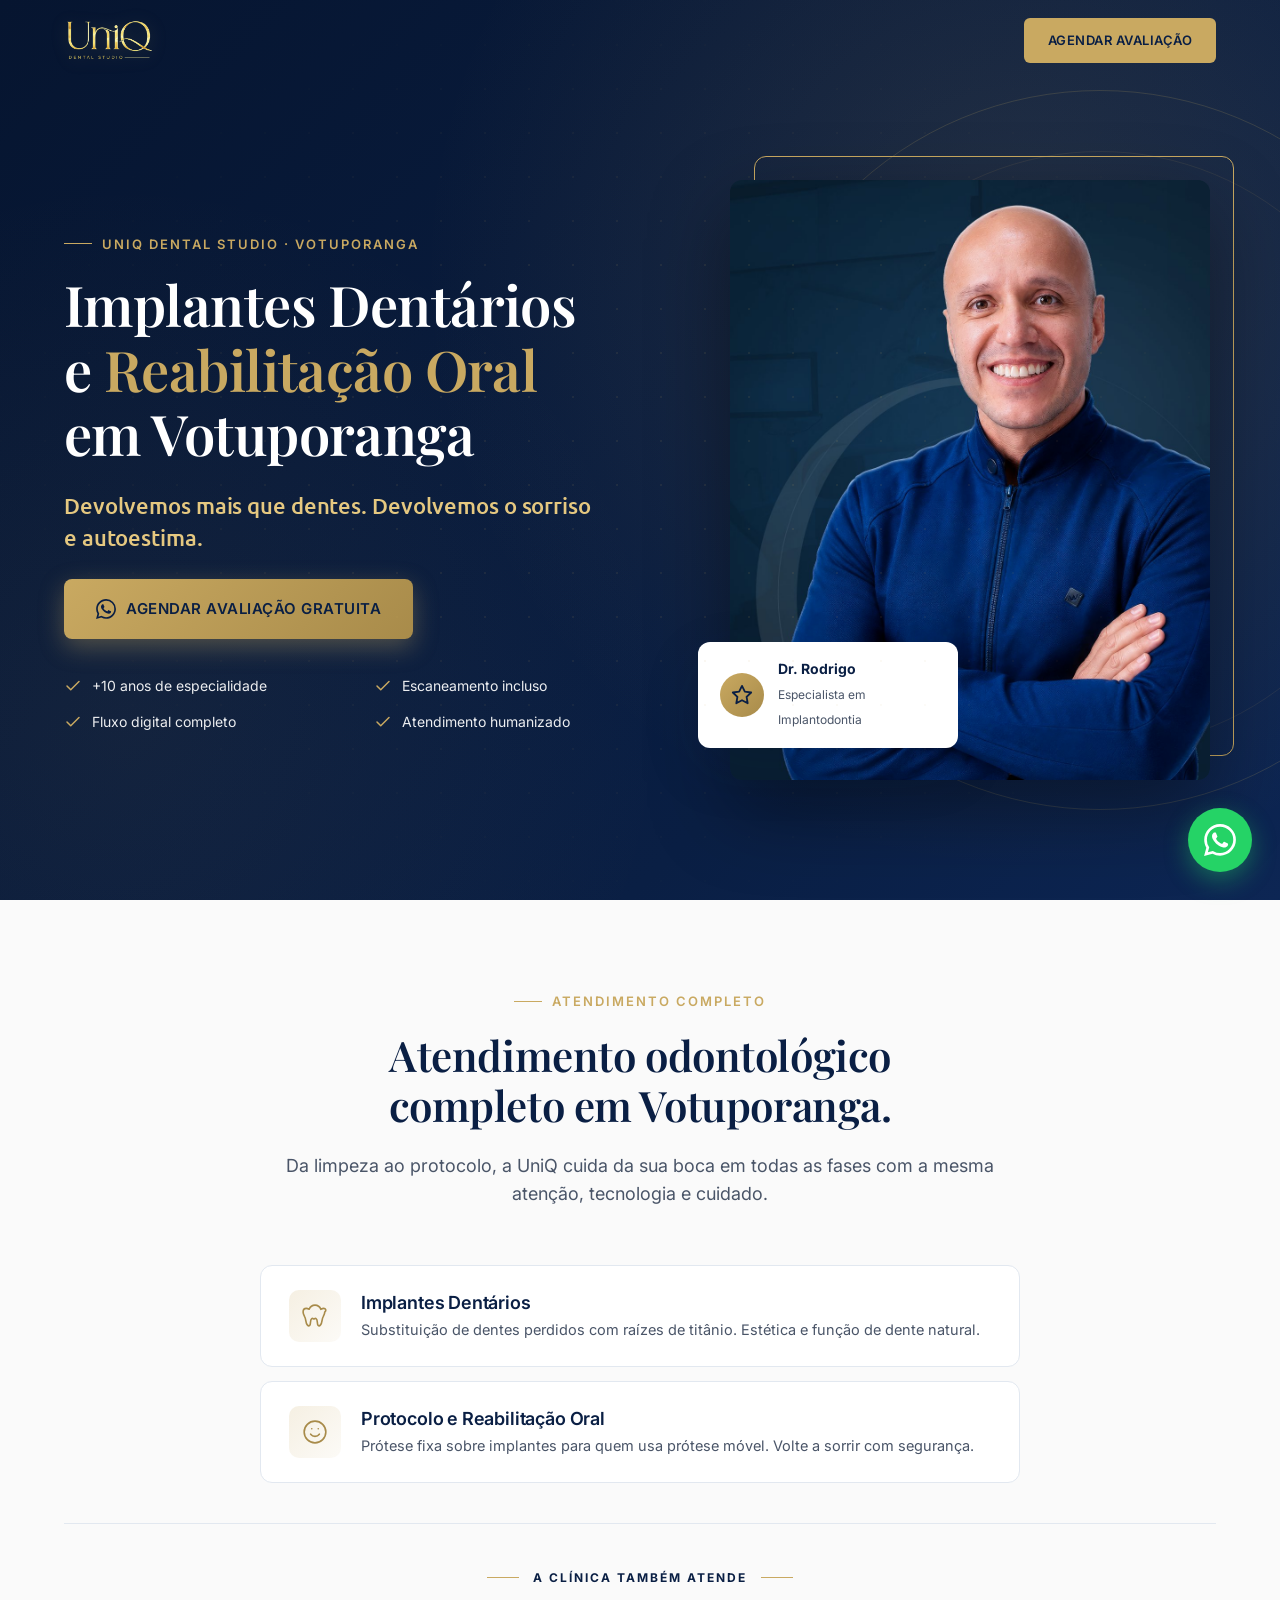
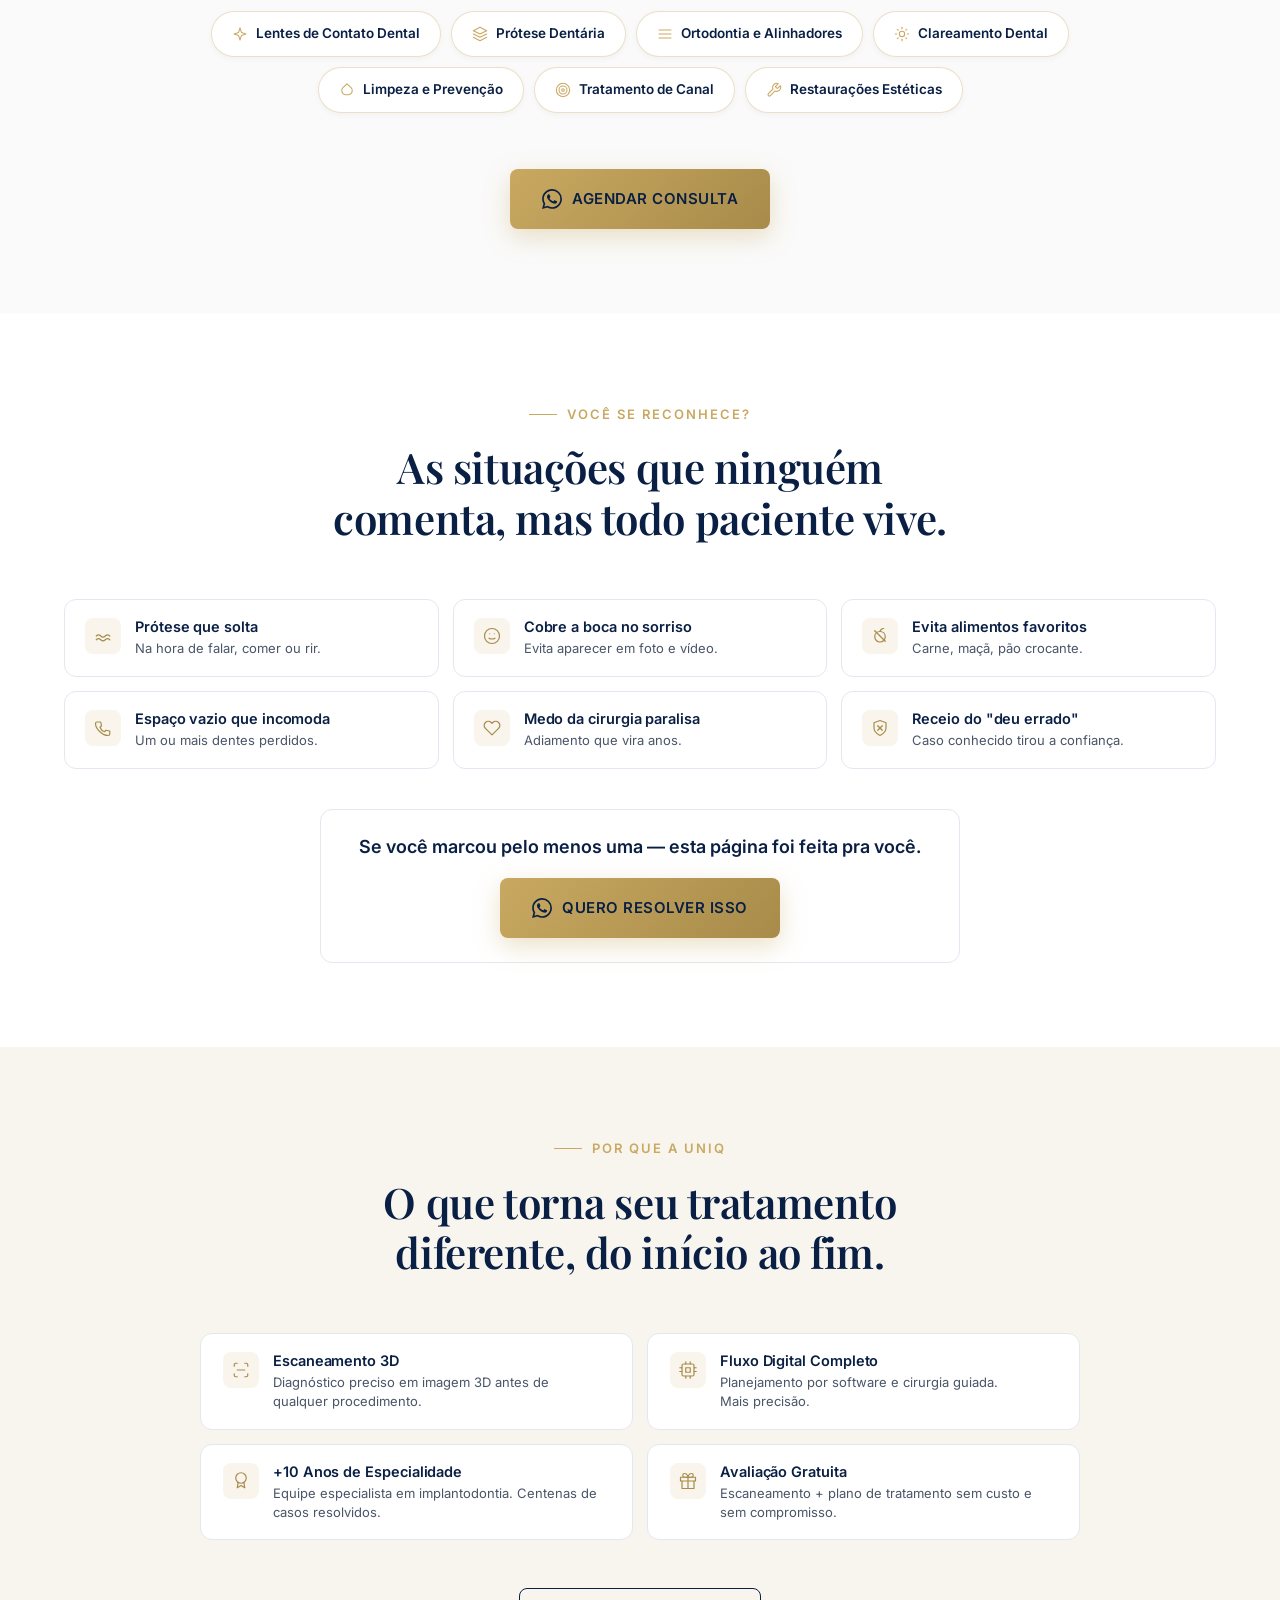
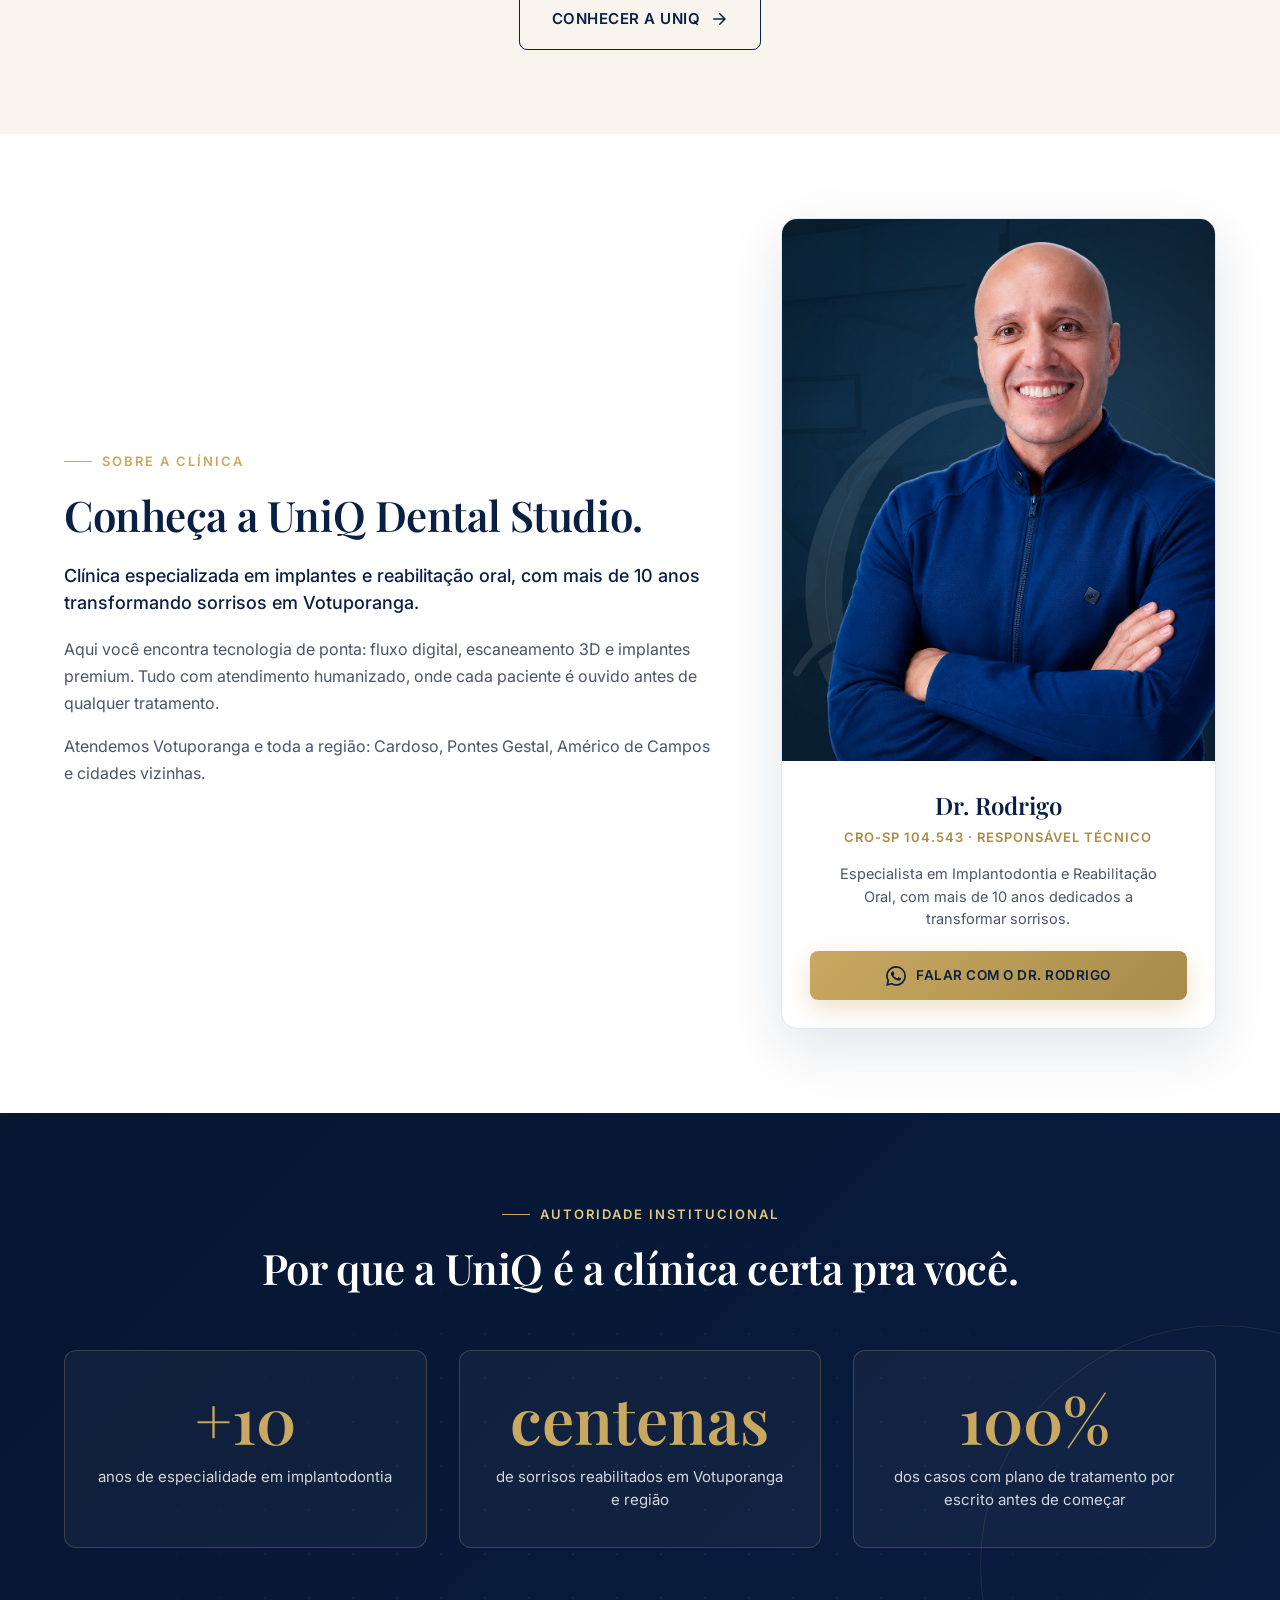
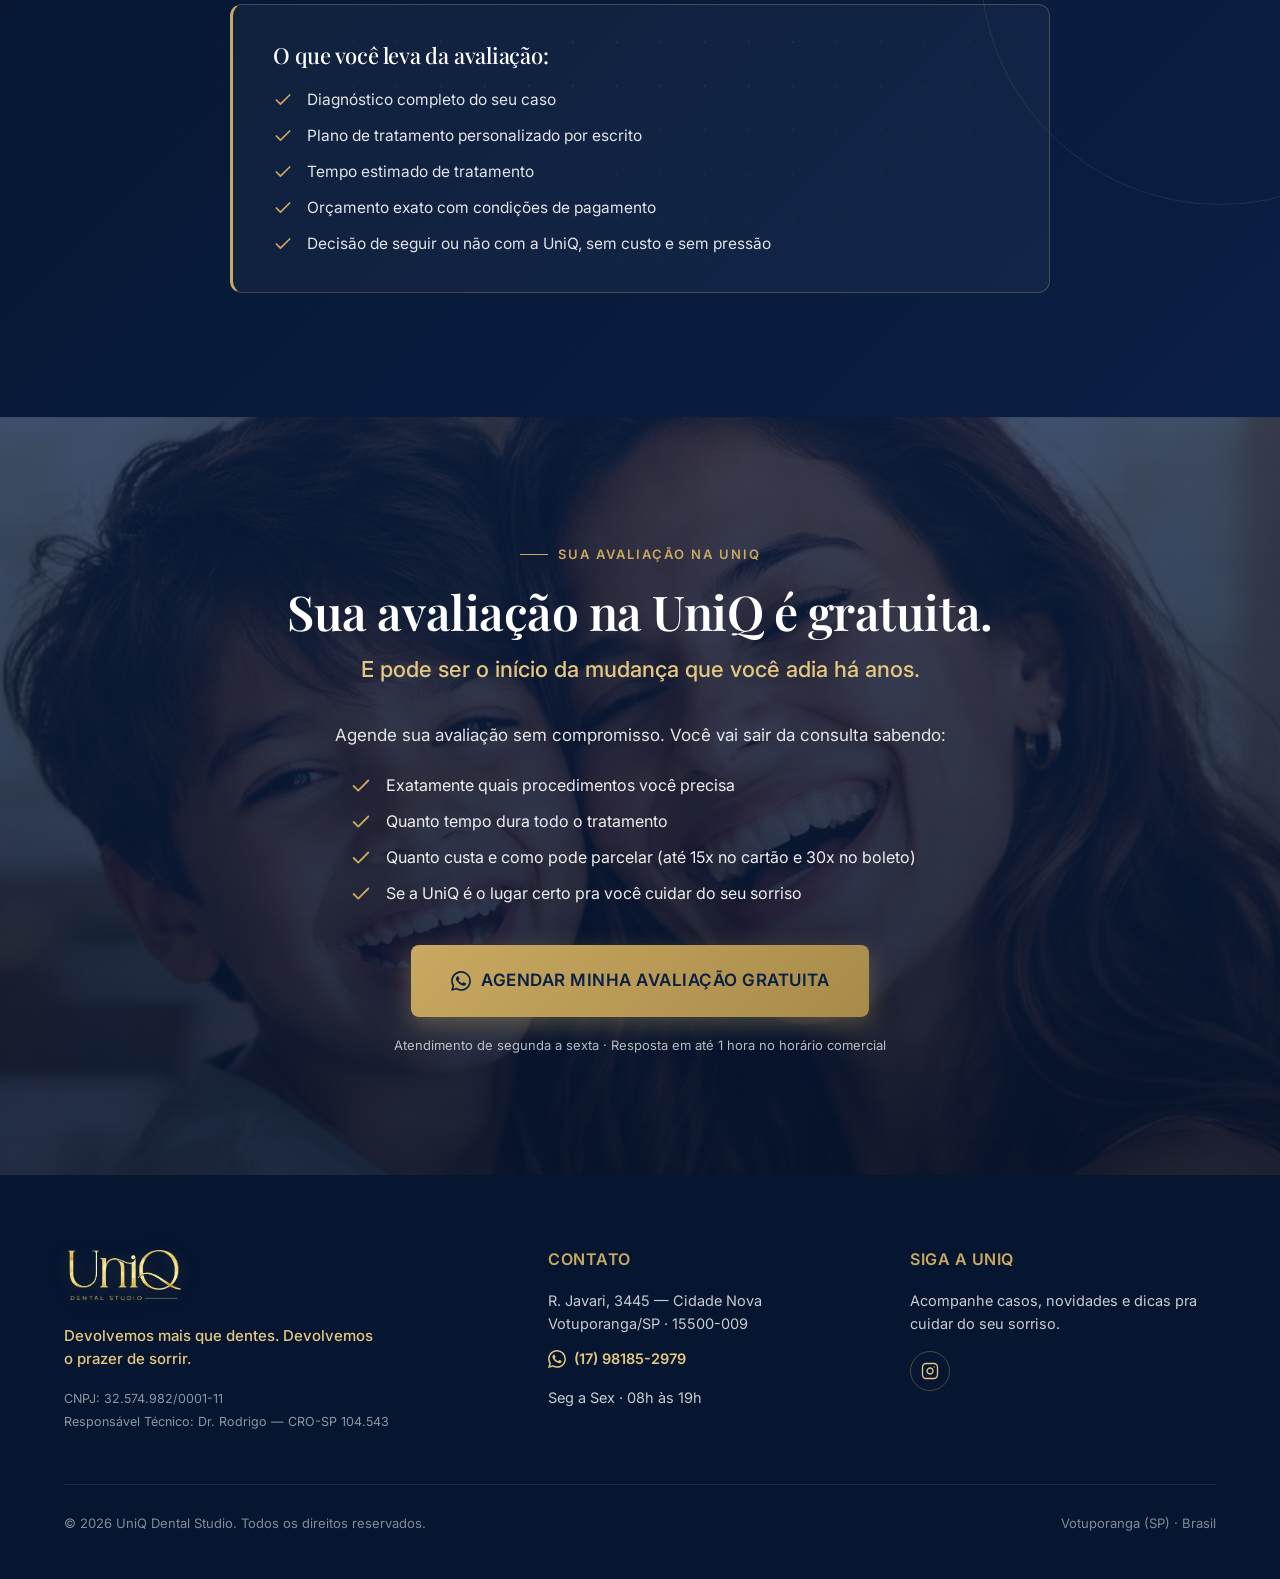
<file: index.html>
<!DOCTYPE html>
<html lang="pt-BR">
<head>
  <meta charset="UTF-8" />
  <meta name="viewport" content="width=device-width, initial-scale=1.0" />
  <meta http-equiv="X-UA-Compatible" content="IE=edge" />

  <!-- SEO básico -->
  <title>UniQ Dental Studio — Implantes Dentários em Votuporanga | Dr. Rodrigo</title>
  <meta name="description" content="Clínica odontológica em Votuporanga especializada em implantes, reabilitação oral, lentes de contato e estética dental. Avaliação gratuita com escaneamento 3D." />
  <meta name="keywords" content="dentista votuporanga, implante dentário votuporanga, clínica odontológica votuporanga, lentes de contato dental, prótese dentária, reabilitação oral" />
  <meta name="author" content="UniQ Dental Studio" />
  <meta name="robots" content="index, follow, max-image-preview:large" />
  <link rel="canonical" href="https://www.uniqdental.com.br/" />

  <!-- Geo tags (SEO local) -->
  <meta name="geo.region" content="BR-SP" />
  <meta name="geo.placename" content="Votuporanga" />
  <meta name="geo.position" content="-20.428735190524858;-49.97285003747188" />
  <meta name="ICBM" content="-20.428735190524858, -49.97285003747188" />

  <!-- Open Graph -->
  <meta property="og:type" content="website" />
  <meta property="og:locale" content="pt_BR" />
  <meta property="og:url" content="https://www.uniqdental.com.br/" />
  <meta property="og:title" content="UniQ Dental Studio — Implantes Dentários em Votuporanga" />
  <meta property="og:description" content="Clínica especializada em implantes e reabilitação oral em Votuporanga. Avaliação gratuita com escaneamento 3D." />
  <meta property="og:image" content="https://www.uniqdental.com.br/assets/og-image.png" />
  <meta property="og:image:width" content="1200" />
  <meta property="og:image:height" content="630" />
  <meta property="og:site_name" content="UniQ Dental Studio" />

  <!-- Twitter -->
  <meta name="twitter:card" content="summary_large_image" />
  <meta name="twitter:title" content="UniQ Dental Studio — Implantes em Votuporanga" />
  <meta name="twitter:description" content="Clínica especializada em implantes e reabilitação oral em Votuporanga. Avaliação gratuita." />
  <meta name="twitter:image" content="https://www.uniqdental.com.br/assets/og-image.png" />

  <meta name="theme-color" content="#0A1F44" />

  <!-- Favicon -->
  <link rel="icon" type="image/png" href="assets/logo-uniq-circular-azul.png" />
  <link rel="apple-touch-icon" href="assets/logo-uniq-circular-azul.png" />

  <!-- Fonts -->
  <link rel="preconnect" href="https://fonts.googleapis.com" />
  <link rel="preconnect" href="https://fonts.gstatic.com" crossorigin />
  <link href="https://fonts.googleapis.com/css2?family=Playfair+Display:wght@400;500;600;700&family=Inter:wght@300;400;500;600;700&family=Ubuntu:wght@400;500;700&display=swap" rel="stylesheet" />

  <!-- Stylesheet -->
  <link rel="stylesheet" href="css/style.css" />

  <!-- Google Tag Manager -->
  <script>(function(w,d,s,l,i){w[l]=w[l]||[];w[l].push({'gtm.start':
  new Date().getTime(),event:'gtm.js'});var f=d.getElementsByTagName(s)[0],
  j=d.createElement(s),dl=l!='dataLayer'?'&l='+l:'';j.async=true;j.src=
  'https://www.googletagmanager.com/gtm.js?id='+i+dl;f.parentNode.insertBefore(j,f);
  })(window,document,'script','dataLayer','GTM-WFMRTQWP');</script>
  <!-- End Google Tag Manager -->

  <!-- Schema 1: Organization -->
  <script type="application/ld+json">
  {
    "@context": "https://schema.org",
    "@type": "Organization",
    "@id": "https://www.uniqdental.com.br/#organization",
    "name": "UniQ Dental Studio",
    "alternateName": "UniQ Odontologia",
    "url": "https://www.uniqdental.com.br/",
    "logo": {
      "@type": "ImageObject",
      "url": "https://www.uniqdental.com.br/assets/logo-uniq-circular-azul.png",
      "width": 512,
      "height": 512
    },
    "image": "https://www.uniqdental.com.br/assets/og-image.png",
    "description": "Clínica odontológica em Votuporanga especializada em implantes dentários e reabilitação oral.",
    "telephone": "+55-17-98185-2979",
    "email": "clinica.rodrigorodrigues@gmail.com",
    "sameAs": ["https://www.instagram.com/uniq.dental/"]
  }
  </script>

  <!-- Schema 2: Dentist + LocalBusiness -->
  <script type="application/ld+json">
  {
    "@context": "https://schema.org",
    "@type": ["Dentist", "LocalBusiness", "MedicalBusiness"],
    "@id": "https://www.uniqdental.com.br/#dentist",
    "name": "UniQ Dental Studio",
    "image": "https://www.uniqdental.com.br/assets/og-image.png",
    "logo": "https://www.uniqdental.com.br/assets/logo-uniq-circular-azul.png",
    "url": "https://www.uniqdental.com.br/",
    "telephone": "+55-17-98185-2979",
    "priceRange": "$$-$$$",
    "address": {
      "@type": "PostalAddress",
      "streetAddress": "R. Javari, 3445 - Cidade Nova",
      "addressLocality": "Votuporanga",
      "addressRegion": "SP",
      "postalCode": "15500-009",
      "addressCountry": "BR"
    },
    "geo": {
      "@type": "GeoCoordinates",
      "latitude": "-20.428735190524858",
      "longitude": "-49.97285003747188"
    },
    "areaServed": [
      { "@type": "City", "name": "Votuporanga" },
      { "@type": "City", "name": "Cardoso" },
      { "@type": "City", "name": "Pontes Gestal" },
      { "@type": "City", "name": "Américo de Campos" }
    ],
    "openingHoursSpecification": [{
      "@type": "OpeningHoursSpecification",
      "dayOfWeek": ["Monday", "Tuesday", "Wednesday", "Thursday", "Friday"],
      "opens": "08:00",
      "closes": "19:00"
    }],
    "medicalSpecialty": ["Implantodontia", "Reabilitação Oral", "Odontologia Estética", "Ortodontia"],
    "hasOfferCatalog": {
      "@type": "OfferCatalog",
      "name": "Serviços Odontológicos",
      "itemListElement": [
        { "@type": "Offer", "itemOffered": { "@type": "MedicalProcedure", "name": "Implante Dentário" } },
        { "@type": "Offer", "itemOffered": { "@type": "MedicalProcedure", "name": "Protocolo / Reabilitação Oral" } },
        { "@type": "Offer", "itemOffered": { "@type": "MedicalProcedure", "name": "Lentes de Contato Dental" } },
        { "@type": "Offer", "itemOffered": { "@type": "MedicalProcedure", "name": "Prótese Dentária" } },
        { "@type": "Offer", "itemOffered": { "@type": "MedicalProcedure", "name": "Ortodontia" } },
        { "@type": "Offer", "itemOffered": { "@type": "MedicalProcedure", "name": "Clareamento Dental" } },
        { "@type": "Offer", "itemOffered": { "@type": "MedicalProcedure", "name": "Limpeza e Prevenção" } },
        { "@type": "Offer", "itemOffered": { "@type": "MedicalProcedure", "name": "Tratamento de Canal" } },
        { "@type": "Offer", "itemOffered": { "@type": "MedicalProcedure", "name": "Restauração Dentária" } }
      ]
    }
  }
  </script>
</head>

<body id="top">

  <!-- Google Tag Manager (noscript) -->
  <noscript><iframe src="https://www.googletagmanager.com/ns.html?id=GTM-WFMRTQWP"
  height="0" width="0" style="display:none;visibility:hidden"></iframe></noscript>
  <!-- End Google Tag Manager (noscript) -->

  <!-- ====================== NAVBAR ====================== -->
  <header class="navbar" role="banner">
    <div class="container">
      <a href="#top" class="nav-logo" aria-label="UniQ Dental Studio — início">
        <img src="assets/logo-uniq-dourado-clean.png" alt="UniQ Dental Studio" width="645" height="299" />
      </a>
      <a href="https://tintim.link/whatsapp/ac8b19fb-a3a2-4fa4-a842-9f2de468631f/ab84889b-b6b8-49d8-8a4e-1fe628396bc8" class="nav-cta" data-cta="navbar" target="_blank" rel="noopener">Agendar Avaliação</a>
    </div>
  </header>

  <!-- ====================== BLOCO 1 — HERO ====================== -->
  <section class="hero" aria-labelledby="hero-title">
    <div class="hero-decoration" aria-hidden="true"></div>
    <div class="container">
      <div class="hero-content reveal">
        <span class="eyebrow">UNIQ DENTAL STUDIO · VOTUPORANGA</span>
        <h1 id="hero-title">
          Implantes Dentários e
          <span class="dourado">Reabilitação Oral</span>
          em Votuporanga
        </h1>
        <p class="hero-subtitle" style="font-family: Ubuntu">
          Devolvemos mais que dentes. Devolvemos o sorriso e autoestima.
        </p>
        <a href="https://tintim.link/whatsapp/ac8b19fb-a3a2-4fa4-a842-9f2de468631f/ab84889b-b6b8-49d8-8a4e-1fe628396bc8" class="btn btn-cta-primary" data-cta="hero" target="_blank" rel="noopener">
          <svg viewBox="0 0 24 24" fill="currentColor" aria-hidden="true" class="cta-wa-icon"><path d="M17.472 14.382c-.297-.149-1.758-.867-2.03-.967-.273-.099-.471-.148-.67.15-.197.297-.767.966-.94 1.164-.173.199-.347.223-.644.075-.297-.15-1.255-.463-2.39-1.475-.883-.788-1.48-1.761-1.653-2.059-.173-.297-.018-.458.13-.606.134-.133.298-.347.446-.52.149-.174.198-.298.298-.497.099-.198.05-.371-.025-.52-.075-.149-.669-1.612-.916-2.207-.242-.579-.487-.5-.669-.51-.173-.008-.371-.01-.57-.01-.198 0-.52.074-.792.372-.272.297-1.04 1.016-1.04 2.479 0 1.462 1.065 2.875 1.213 3.074.149.198 2.096 3.2 5.077 4.487.709.306 1.262.489 1.694.625.712.227 1.36.195 1.871.118.571-.085 1.758-.719 2.006-1.413.248-.694.248-1.289.173-1.413-.074-.124-.272-.198-.57-.347m-5.421 7.403h-.004a9.87 9.87 0 0 1-5.031-1.378l-.361-.214-3.741.982.998-3.648-.235-.374a9.86 9.86 0 0 1-1.51-5.26c.001-5.45 4.436-9.884 9.888-9.884 2.64 0 5.122 1.03 6.988 2.898a9.825 9.825 0 0 1 2.893 6.994c-.003 5.45-4.437 9.884-9.885 9.884m8.413-18.297A11.815 11.815 0 0 0 12.05 0C5.495 0 .16 5.335.157 11.892c0 2.096.547 4.142 1.588 5.945L.057 24l6.305-1.654a11.882 11.882 0 0 0 5.683 1.448h.005c6.554 0 11.89-5.335 11.893-11.893a11.821 11.821 0 0 0-3.48-8.413Z"/></svg>
          Agendar Avaliação Gratuita
        </a>
        <ul class="hero-badges" aria-label="Selos de credibilidade">
          <li>
            <svg viewBox="0 0 24 24" fill="none" stroke="currentColor" stroke-width="2" stroke-linecap="round" stroke-linejoin="round"><path d="M20 6 9 17l-5-5"/></svg>
            +10 anos de especialidade
          </li>
          <li>
            <svg viewBox="0 0 24 24" fill="none" stroke="currentColor" stroke-width="2" stroke-linecap="round" stroke-linejoin="round"><path d="M20 6 9 17l-5-5"/></svg>
            Escaneamento incluso
          </li>
          <li>
            <svg viewBox="0 0 24 24" fill="none" stroke="currentColor" stroke-width="2" stroke-linecap="round" stroke-linejoin="round"><path d="M20 6 9 17l-5-5"/></svg>
            Fluxo digital completo
          </li>
          <li>
            <svg viewBox="0 0 24 24" fill="none" stroke="currentColor" stroke-width="2" stroke-linecap="round" stroke-linejoin="round"><path d="M20 6 9 17l-5-5"/></svg>
            Atendimento humanizado
          </li>
        </ul>
      </div>
      <div class="hero-visual reveal">
        <img src="assets/dr-rodrigo-hero.png" alt="Dr. Rodrigo, especialista em implantodontia em Votuporanga, UniQ Dental Studio" width="480" height="600" fetchpriority="high" />
        <div class="hero-badge-float">
          <div class="badge-icon" aria-hidden="true">
            <svg viewBox="0 0 24 24" fill="none" stroke="currentColor" stroke-width="2" stroke-linecap="round" stroke-linejoin="round"><path d="M12 2 15.09 8.26 22 9.27l-5 4.87 1.18 6.88L12 17.77l-6.18 3.25L7 14.14 2 9.27l6.91-1.01L12 2z"/></svg>
          </div>
          <div>
            <strong>Dr. Rodrigo</strong>
            <span>Especialista em Implantodontia</span>
          </div>
        </div>
      </div>
    </div>
  </section>

  <!-- ====================== BLOCO 6 — SERVIÇOS ====================== -->
  <section class="servicos bg-cinza" id="servicos" aria-labelledby="servicos-title">
    <div class="container">
      <div class="section-head reveal">
        <span class="eyebrow">Atendimento completo</span>
        <h2 id="servicos-title">Atendimento odontológico completo em Votuporanga.</h2>
        <p>Da limpeza ao protocolo, a UniQ cuida da sua boca em todas as fases com a mesma atenção, tecnologia e cuidado.</p>
      </div>

      <!-- 2 serviços em destaque -->
      <div class="servicos-destaque reveal-stagger">
        <article class="servico-destaque">
          <div class="servico-destaque-icon" aria-hidden="true">
            <svg viewBox="0 0 24 24" fill="none" stroke="currentColor" stroke-linecap="round" stroke-linejoin="round" stroke-width="1.5"><path d="M12 2c-2.5 0-4.5 1.6-5.4 3.8C5.6 5.3 4.9 5 4 5 2.3 5 1 6.5 1 8.4c0 1.5.6 2.8 1.3 4 .8 1.3 1 2.5 1.2 3.8.2 1.4.4 2.9 1.4 4 .7.8 1.6 1 2.2.5.6-.5.6-1.5.7-2.7.1-1.4.3-3 1.2-3.6.9-.6 1.5.4 2 .4s1.1-1 2-.4c.9.6 1.1 2.2 1.2 3.6.1 1.2.1 2.2.7 2.7.6.5 1.5.3 2.2-.5 1-1.1 1.2-2.6 1.4-4 .2-1.3.4-2.5 1.2-3.8.7-1.2 1.3-2.5 1.3-4C23 6.5 21.7 5 20 5c-.9 0-1.6.3-2.6.8C16.5 3.6 14.5 2 12 2z"/></svg>
          </div>
          <div class="servico-destaque-body">
            <span class="servico-destaque-tag">Especialidade</span>
            <h4>Implantes Dentários</h4>
            <p>Substituição de dentes perdidos com raízes de titânio. Estética e função de dente natural.</p>
          </div>
        </article>

        <article class="servico-destaque">
          <div class="servico-destaque-icon" aria-hidden="true">
            <svg viewBox="0 0 24 24" fill="none" stroke="currentColor" stroke-linecap="round" stroke-linejoin="round" stroke-width="1.5"><circle cx="12" cy="12" r="10"/><path d="M8 14s1.5 2 4 2 4-2 4-2"/><line x1="9" y1="9" x2="9.01" y2="9"/><line x1="15" y1="9" x2="15.01" y2="9"/></svg>
          </div>
          <div class="servico-destaque-body">
            <span class="servico-destaque-tag">Reabilitação</span>
            <h4>Protocolo e Reabilitação Oral</h4>
            <p>Prótese fixa sobre implantes para quem usa prótese móvel. Volte a sorrir com segurança.</p>
          </div>
        </article>
      </div>

      <!-- Demais serviços em pílulas compactas -->
      <div class="servicos-extras reveal">
        <span class="servicos-extras-label">A clínica também atende</span>
        <ul class="servicos-pills">
          <li>
            <svg viewBox="0 0 24 24" fill="none" stroke="currentColor" stroke-linecap="round" stroke-linejoin="round" stroke-width="1.6"><path d="m12 3-1.9 5.8a2 2 0 0 1-1.3 1.3L3 12l5.8 1.9a2 2 0 0 1 1.3 1.3L12 21l1.9-5.8a2 2 0 0 1 1.3-1.3L21 12l-5.8-1.9a2 2 0 0 1-1.3-1.3L12 3Z"/></svg>
            Lentes de Contato Dental
          </li>
          <li>
            <svg viewBox="0 0 24 24" fill="none" stroke="currentColor" stroke-linecap="round" stroke-linejoin="round" stroke-width="1.6"><polygon points="12 2 2 7 12 12 22 7 12 2"/><polyline points="2 17 12 22 22 17"/><polyline points="2 12 12 17 22 12"/></svg>
            Prótese Dentária
          </li>
          <li>
            <svg viewBox="0 0 24 24" fill="none" stroke="currentColor" stroke-linecap="round" stroke-linejoin="round" stroke-width="1.6"><line x1="3" y1="6" x2="21" y2="6"/><line x1="3" y1="12" x2="21" y2="12"/><line x1="3" y1="18" x2="21" y2="18"/></svg>
            Ortodontia e Alinhadores
          </li>
          <li>
            <svg viewBox="0 0 24 24" fill="none" stroke="currentColor" stroke-linecap="round" stroke-linejoin="round" stroke-width="1.6"><circle cx="12" cy="12" r="4"/><line x1="12" y1="2" x2="12" y2="4"/><line x1="12" y1="20" x2="12" y2="22"/><line x1="4.93" y1="4.93" x2="6.34" y2="6.34"/><line x1="17.66" y1="17.66" x2="19.07" y2="19.07"/><line x1="2" y1="12" x2="4" y2="12"/><line x1="20" y1="12" x2="22" y2="12"/><line x1="4.93" y1="19.07" x2="6.34" y2="17.66"/><line x1="17.66" y1="6.34" x2="19.07" y2="4.93"/></svg>
            Clareamento Dental
          </li>
          <li>
            <svg viewBox="0 0 24 24" fill="none" stroke="currentColor" stroke-linecap="round" stroke-linejoin="round" stroke-width="1.6"><path d="M12 2.69 5.91 8.5a5.94 5.94 0 0 0-1.74 4.24A6.27 6.27 0 0 0 12 19a6.27 6.27 0 0 0 7.83-6.26A5.94 5.94 0 0 0 18.09 8.5L12 2.69Z"/></svg>
            Limpeza e Prevenção
          </li>
          <li>
            <svg viewBox="0 0 24 24" fill="none" stroke="currentColor" stroke-linecap="round" stroke-linejoin="round" stroke-width="1.6"><circle cx="12" cy="12" r="10"/><circle cx="12" cy="12" r="6"/><circle cx="12" cy="12" r="2"/></svg>
            Tratamento de Canal
          </li>
          <li>
            <svg viewBox="0 0 24 24" fill="none" stroke="currentColor" stroke-linecap="round" stroke-linejoin="round" stroke-width="1.6"><path d="M14.7 6.3a1 1 0 0 0 0 1.4l1.6 1.6a1 1 0 0 0 1.4 0l3.77-3.77a6 6 0 0 1-7.94 7.94l-6.91 6.91a2.12 2.12 0 0 1-3-3l6.91-6.91a6 6 0 0 1 7.94-7.94l-3.76 3.76Z"/></svg>
            Restaurações Estéticas
          </li>
        </ul>
      </div>

      <div class="btn-block-center reveal">
        <a href="https://tintim.link/whatsapp/ac8b19fb-a3a2-4fa4-a842-9f2de468631f/ab84889b-b6b8-49d8-8a4e-1fe628396bc8" class="btn btn-cta-primary" data-cta="servicos" target="_blank" rel="noopener">
          <svg viewBox="0 0 24 24" fill="currentColor" aria-hidden="true" class="cta-wa-icon"><path d="M17.472 14.382c-.297-.149-1.758-.867-2.03-.967-.273-.099-.471-.148-.67.15-.197.297-.767.966-.94 1.164-.173.199-.347.223-.644.075-.297-.15-1.255-.463-2.39-1.475-.883-.788-1.48-1.761-1.653-2.059-.173-.297-.018-.458.13-.606.134-.133.298-.347.446-.52.149-.174.198-.298.298-.497.099-.198.05-.371-.025-.52-.075-.149-.669-1.612-.916-2.207-.242-.579-.487-.5-.669-.51-.173-.008-.371-.01-.57-.01-.198 0-.52.074-.792.372-.272.297-1.04 1.016-1.04 2.479 0 1.462 1.065 2.875 1.213 3.074.149.198 2.096 3.2 5.077 4.487.709.306 1.262.489 1.694.625.712.227 1.36.195 1.871.118.571-.085 1.758-.719 2.006-1.413.248-.694.248-1.289.173-1.413-.074-.124-.272-.198-.57-.347m-5.421 7.403h-.004a9.87 9.87 0 0 1-5.031-1.378l-.361-.214-3.741.982.998-3.648-.235-.374a9.86 9.86 0 0 1-1.51-5.26c.001-5.45 4.436-9.884 9.888-9.884 2.64 0 5.122 1.03 6.988 2.898a9.825 9.825 0 0 1 2.893 6.994c-.003 5.45-4.437 9.884-9.885 9.884m8.413-18.297A11.815 11.815 0 0 0 12.05 0C5.495 0 .16 5.335.157 11.892c0 2.096.547 4.142 1.588 5.945L.057 24l6.305-1.654a11.882 11.882 0 0 0 5.683 1.448h.005c6.554 0 11.89-5.335 11.893-11.893a11.821 11.821 0 0 0-3.48-8.413Z"/></svg>
          Agendar Consulta
        </a>
      </div>
    </div>
  </section>

  <!-- ====================== BLOCO 3 — IDENTIFICAÇÃO ====================== -->
  <section class="identificacao" aria-labelledby="identificacao-title">
    <div class="container">
      <div class="section-head reveal">
        <span class="eyebrow">Você se reconhece?</span>
        <h2 id="identificacao-title">As situações que ninguém comenta, mas todo paciente vive.</h2>
      </div>

      <div class="identifica-grid reveal-stagger">
        <article class="identifica-card">
          <div class="identifica-icon" aria-hidden="true">
            <svg viewBox="0 0 24 24" fill="none" stroke="currentColor" stroke-width="1.6" stroke-linecap="round" stroke-linejoin="round"><path d="M3 12c2-2 4-2 6 0s4 2 6 0 4-2 6 0"/><path d="M3 17c2-2 4-2 6 0s4 2 6 0 4-2 6 0"/></svg>
          </div>
          <div><h4>Prótese que solta</h4>
          <p>Na hora de falar, comer ou rir.</p></div>
        </article>

        <article class="identifica-card">
          <div class="identifica-icon" aria-hidden="true">
            <svg viewBox="0 0 24 24" fill="none" stroke="currentColor" stroke-width="1.6" stroke-linecap="round" stroke-linejoin="round"><circle cx="12" cy="12" r="10"/><path d="M8 15c.8.5 2 1 4 1s3.2-.5 4-1"/><line x1="9" y1="9" x2="9.01" y2="9"/><line x1="15" y1="9" x2="15.01" y2="9"/></svg>
          </div>
          <div><h4>Cobre a boca no sorriso</h4>
          <p>Evita aparecer em foto e vídeo.</p></div>
        </article>

        <article class="identifica-card">
          <div class="identifica-icon" aria-hidden="true">
            <svg viewBox="0 0 24 24" fill="none" stroke="currentColor" stroke-width="1.6" stroke-linecap="round" stroke-linejoin="round"><path d="M12 20a7 7 0 0 1-7-7c0-4 3-7 7-7s7 3 7 7a7 7 0 0 1-7 7Z"/><path d="M12 6c.5-2 2-4 5-4"/><line x1="5" y1="5" x2="19" y2="19"/></svg>
          </div>
          <div><h4>Evita alimentos favoritos</h4>
          <p>Carne, maçã, pão crocante.</p></div>
        </article>

        <article class="identifica-card">
          <div class="identifica-icon" aria-hidden="true">
            <svg viewBox="0 0 24 24" fill="none" stroke="currentColor" stroke-width="1.6" stroke-linecap="round" stroke-linejoin="round"><path d="M5 4h4l1 5-2 2c1 3 3 5 6 6l2-2 5 1v4a2 2 0 0 1-2 2C11 22 2 13 2 6a2 2 0 0 1 2-2Z" transform="rotate(0)"/><path d="M9 3h6v6H9zM12 3v6" stroke-opacity="0"/></svg>
          </div>
          <div><h4>Espaço vazio que incomoda</h4>
          <p>Um ou mais dentes perdidos.</p></div>
        </article>

        <article class="identifica-card">
          <div class="identifica-icon" aria-hidden="true">
            <svg viewBox="0 0 24 24" fill="none" stroke="currentColor" stroke-width="1.6" stroke-linecap="round" stroke-linejoin="round"><path d="M20.84 4.61a5.5 5.5 0 0 0-7.78 0L12 5.67l-1.06-1.06a5.5 5.5 0 0 0-7.78 7.78l1.06 1.06L12 21.23l7.78-7.78 1.06-1.06a5.5 5.5 0 0 0 0-7.78z"/></svg>
          </div>
          <div><h4>Medo da cirurgia paralisa</h4>
          <p>Adiamento que vira anos.</p></div>
        </article>

        <article class="identifica-card">
          <div class="identifica-icon" aria-hidden="true">
            <svg viewBox="0 0 24 24" fill="none" stroke="currentColor" stroke-width="1.6" stroke-linecap="round" stroke-linejoin="round"><path d="M12 22s8-4 8-10V5l-8-3-8 3v7c0 6 8 10 8 10z"/><line x1="9" y1="9" x2="15" y2="15"/><line x1="15" y1="9" x2="9" y2="15"/></svg>
          </div>
          <div><h4>Receio do "deu errado"</h4>
          <p>Caso conhecido tirou a confiança.</p></div>
        </article>
      </div>

      <div class="identifica-cta reveal">
        <p class="destaque-final">
          Se você marcou pelo menos uma — esta página foi feita pra você.
        </p>
        <a href="https://tintim.link/whatsapp/ac8b19fb-a3a2-4fa4-a842-9f2de468631f/ab84889b-b6b8-49d8-8a4e-1fe628396bc8" class="btn btn-cta-primary" data-cta="identificacao" target="_blank" rel="noopener">
          <svg viewBox="0 0 24 24" fill="currentColor" aria-hidden="true" class="cta-wa-icon"><path d="M17.472 14.382c-.297-.149-1.758-.867-2.03-.967-.273-.099-.471-.148-.67.15-.197.297-.767.966-.94 1.164-.173.199-.347.223-.644.075-.297-.15-1.255-.463-2.39-1.475-.883-.788-1.48-1.761-1.653-2.059-.173-.297-.018-.458.13-.606.134-.133.298-.347.446-.52.149-.174.198-.298.298-.497.099-.198.05-.371-.025-.52-.075-.149-.669-1.612-.916-2.207-.242-.579-.487-.5-.669-.51-.173-.008-.371-.01-.57-.01-.198 0-.52.074-.792.372-.272.297-1.04 1.016-1.04 2.479 0 1.462 1.065 2.875 1.213 3.074.149.198 2.096 3.2 5.077 4.487.709.306 1.262.489 1.694.625.712.227 1.36.195 1.871.118.571-.085 1.758-.719 2.006-1.413.248-.694.248-1.289.173-1.413-.074-.124-.272-.198-.57-.347m-5.421 7.403h-.004a9.87 9.87 0 0 1-5.031-1.378l-.361-.214-3.741.982.998-3.648-.235-.374a9.86 9.86 0 0 1-1.51-5.26c.001-5.45 4.436-9.884 9.888-9.884 2.64 0 5.122 1.03 6.988 2.898a9.825 9.825 0 0 1 2.893 6.994c-.003 5.45-4.437 9.884-9.885 9.884m8.413-18.297A11.815 11.815 0 0 0 12.05 0C5.495 0 .16 5.335.157 11.892c0 2.096.547 4.142 1.588 5.945L.057 24l6.305-1.654a11.882 11.882 0 0 0 5.683 1.448h.005c6.554 0 11.89-5.335 11.893-11.893a11.821 11.821 0 0 0-3.48-8.413Z"/></svg>
          Quero Resolver Isso
        </a>
      </div>
    </div>
  </section>

  <!-- ====================== BLOCO 2 — DIFERENCIAIS ====================== -->
  <section class="diferenciais bg-creme" id="diferenciais" aria-labelledby="diferenciais-title">
    <div class="container">
      <div class="section-head reveal">
        <span class="eyebrow">Por que a UniQ</span>
        <h2 id="diferenciais-title">O que torna seu tratamento diferente, do início ao fim.</h2>
      </div>

      <div class="diferenciais-grid reveal-stagger">
        <article class="diferencial-card">
          <div class="diferencial-icon" aria-hidden="true">
            <svg viewBox="0 0 24 24" fill="none" stroke="currentColor" stroke-linecap="round" stroke-linejoin="round"><path d="M3 7V5a2 2 0 0 1 2-2h2"/><path d="M17 3h2a2 2 0 0 1 2 2v2"/><path d="M21 17v2a2 2 0 0 1-2 2h-2"/><path d="M7 21H5a2 2 0 0 1-2-2v-2"/><path d="M7 12h10"/></svg>
          </div>
          <div><h4>Escaneamento 3D</h4>
          <p>Diagnóstico preciso em imagem 3D antes de qualquer procedimento.</p></div>
        </article>

        <article class="diferencial-card">
          <div class="diferencial-icon" aria-hidden="true">
            <svg viewBox="0 0 24 24" fill="none" stroke="currentColor" stroke-linecap="round" stroke-linejoin="round"><rect x="4" y="4" width="16" height="16" rx="2"/><rect x="9" y="9" width="6" height="6"/><path d="M9 1v3M15 1v3M9 20v3M15 20v3M20 9h3M20 14h3M1 9h3M1 14h3"/></svg>
          </div>
          <div><h4>Fluxo Digital Completo</h4>
          <p>Planejamento por software e cirurgia guiada. Mais precisão.</p></div>
        </article>

        <article class="diferencial-card">
          <div class="diferencial-icon" aria-hidden="true">
            <svg viewBox="0 0 24 24" fill="none" stroke="currentColor" stroke-linecap="round" stroke-linejoin="round"><circle cx="12" cy="8" r="7"/><path d="m8.21 13.89-1.21 7.11 5-3 5 3-1.21-7.12"/></svg>
          </div>
          <div><h4>+10 Anos de Especialidade</h4>
          <p>Equipe especialista em implantodontia. Centenas de casos resolvidos.</p></div>
        </article>

        <article class="diferencial-card">
          <div class="diferencial-icon" aria-hidden="true">
            <svg viewBox="0 0 24 24" fill="none" stroke="currentColor" stroke-linecap="round" stroke-linejoin="round"><polyline points="20 12 20 22 4 22 4 12"/><rect x="2" y="7" width="20" height="5"/><line x1="12" y1="22" x2="12" y2="7"/><path d="M12 7H7.5a2.5 2.5 0 1 1 0-5C11 2 12 7 12 7zM12 7h4.5a2.5 2.5 0 1 0 0-5C13 2 12 7 12 7z"/></svg>
          </div>
          <div><h4>Avaliação Gratuita</h4>
          <p>Escaneamento + plano de tratamento sem custo e sem compromisso.</p></div>
        </article>
      </div>

      <div class="btn-block-center reveal">
        <a href="https://tintim.link/whatsapp/ac8b19fb-a3a2-4fa4-a842-9f2de468631f/ab84889b-b6b8-49d8-8a4e-1fe628396bc8" class="btn btn-cta-secondary" data-cta="diferenciais" target="_blank" rel="noopener">
          Conhecer a UniQ
          <svg viewBox="0 0 24 24" fill="none" stroke="currentColor" stroke-width="2" stroke-linecap="round" stroke-linejoin="round"><path d="M5 12h14M13 5l7 7-7 7"/></svg>
        </a>
      </div>
    </div>
  </section>

  <!-- ====================== BLOCO 9 — SOBRE ====================== -->
  <section class="sobre" id="sobre" aria-labelledby="sobre-title">
    <div class="container">
      <div class="sobre-content reveal">
        <span class="eyebrow">Sobre a clínica</span>
        <h2 id="sobre-title">Conheça a UniQ Dental Studio.</h2>
        <p class="sobre-lead">Clínica especializada em implantes e reabilitação oral, com mais de 10 anos transformando sorrisos em Votuporanga.</p>
        <p>Aqui você encontra tecnologia de ponta: fluxo digital, escaneamento 3D e implantes premium. Tudo com atendimento humanizado, onde cada paciente é ouvido antes de qualquer tratamento.</p>
        <p>Atendemos Votuporanga e toda a região: Cardoso, Pontes Gestal, Américo de Campos e cidades vizinhas.</p>
      </div>

      <aside class="card-dr reveal">
        <div class="card-dr-img">
          <img src="assets/dr-rodrigo-hero.png" alt="Dr. Rodrigo — Especialista em Implantodontia" loading="lazy" width="360" height="450" />
        </div>
        <div class="card-dr-info">
          <h4>Dr. Rodrigo</h4>
          <p class="cargo">CRO-SP 104.543 · RESPONSÁVEL TÉCNICO</p>
          <p class="bio">Especialista em Implantodontia e Reabilitação Oral, com mais de 10 anos dedicados a transformar sorrisos.</p>
          <a href="https://tintim.link/whatsapp/ac8b19fb-a3a2-4fa4-a842-9f2de468631f/ab84889b-b6b8-49d8-8a4e-1fe628396bc8" class="btn btn-cta-primary btn-card-dr" data-cta="card-dr" target="_blank" rel="noopener">
            <svg viewBox="0 0 24 24" fill="currentColor" aria-hidden="true" class="cta-wa-icon"><path d="M17.472 14.382c-.297-.149-1.758-.867-2.03-.967-.273-.099-.471-.148-.67.15-.197.297-.767.966-.94 1.164-.173.199-.347.223-.644.075-.297-.15-1.255-.463-2.39-1.475-.883-.788-1.48-1.761-1.653-2.059-.173-.297-.018-.458.13-.606.134-.133.298-.347.446-.52.149-.174.198-.298.298-.497.099-.198.05-.371-.025-.52-.075-.149-.669-1.612-.916-2.207-.242-.579-.487-.5-.669-.51-.173-.008-.371-.01-.57-.01-.198 0-.52.074-.792.372-.272.297-1.04 1.016-1.04 2.479 0 1.462 1.065 2.875 1.213 3.074.149.198 2.096 3.2 5.077 4.487.709.306 1.262.489 1.694.625.712.227 1.36.195 1.871.118.571-.085 1.758-.719 2.006-1.413.248-.694.248-1.289.173-1.413-.074-.124-.272-.198-.57-.347m-5.421 7.403h-.004a9.87 9.87 0 0 1-5.031-1.378l-.361-.214-3.741.982.998-3.648-.235-.374a9.86 9.86 0 0 1-1.51-5.26c.001-5.45 4.436-9.884 9.888-9.884 2.64 0 5.122 1.03 6.988 2.898a9.825 9.825 0 0 1 2.893 6.994c-.003 5.45-4.437 9.884-9.885 9.884m8.413-18.297A11.815 11.815 0 0 0 12.05 0C5.495 0 .16 5.335.157 11.892c0 2.096.547 4.142 1.588 5.945L.057 24l6.305-1.654a11.882 11.882 0 0 0 5.683 1.448h.005c6.554 0 11.89-5.335 11.893-11.893a11.821 11.821 0 0 0-3.48-8.413Z"/></svg>
            Falar com o Dr. Rodrigo
          </a>
        </div>
      </aside>
    </div>
  </section>

  <!-- ====================== BLOCO 10 — PROVA SOCIAL ====================== -->
  <section class="prova bg-dark" aria-labelledby="prova-title">
    <div class="container">
      <div class="section-head reveal">
        <span class="eyebrow">Autoridade institucional</span>
        <h2 id="prova-title">Por que a UniQ é a clínica certa pra você.</h2>
      </div>

      <div class="numeros-grid reveal-stagger">
        <div class="num-card">
          <span class="num-grande">+10</span>
          <p>anos de especialidade em implantodontia</p>
        </div>
        <div class="num-card">
          <span class="num-grande">centenas</span>
          <p>de sorrisos reabilitados em Votuporanga e região</p>
        </div>
        <div class="num-card">
          <span class="num-grande">100%</span>
          <p>dos casos com plano de tratamento por escrito antes de começar</p>
        </div>
      </div>

      <div class="card-garantia reveal">
        <h3>O que você leva da avaliação:</h3>
        <ul>
          <li>
            <svg viewBox="0 0 24 24" fill="none" stroke="currentColor" stroke-width="2" stroke-linecap="round" stroke-linejoin="round"><polyline points="20 6 9 17 4 12"/></svg>
            Diagnóstico completo do seu caso
          </li>
          <li>
            <svg viewBox="0 0 24 24" fill="none" stroke="currentColor" stroke-width="2" stroke-linecap="round" stroke-linejoin="round"><polyline points="20 6 9 17 4 12"/></svg>
            Plano de tratamento personalizado por escrito
          </li>
          <li>
            <svg viewBox="0 0 24 24" fill="none" stroke="currentColor" stroke-width="2" stroke-linecap="round" stroke-linejoin="round"><polyline points="20 6 9 17 4 12"/></svg>
            Tempo estimado de tratamento
          </li>
          <li>
            <svg viewBox="0 0 24 24" fill="none" stroke="currentColor" stroke-width="2" stroke-linecap="round" stroke-linejoin="round"><polyline points="20 6 9 17 4 12"/></svg>
            Orçamento exato com condições de pagamento
          </li>
          <li>
            <svg viewBox="0 0 24 24" fill="none" stroke="currentColor" stroke-width="2" stroke-linecap="round" stroke-linejoin="round"><polyline points="20 6 9 17 4 12"/></svg>
            Decisão de seguir ou não com a UniQ, sem custo e sem pressão
          </li>
        </ul>
      </div>
    </div>
  </section>

  <!-- ====================== BLOCO 11.1 — CTA FINAL ====================== -->
  <section class="cta-final" aria-labelledby="cta-final-title">
    <div class="cta-final-inner reveal">
      <span class="eyebrow" style="justify-content:center;">Sua avaliação na UniQ</span>
      <h2 id="cta-final-title">Sua avaliação na UniQ é gratuita.</h2>
      <p class="subtitle">E pode ser o início da mudança que você adia há anos.</p>

      <p>Agende sua avaliação sem compromisso. Você vai sair da consulta sabendo:</p>

      <ul class="lista-oferta">
        <li>
          <svg viewBox="0 0 24 24" fill="none" stroke="currentColor" stroke-width="2" stroke-linecap="round" stroke-linejoin="round"><polyline points="20 6 9 17 4 12"/></svg>
          Exatamente quais procedimentos você precisa
        </li>
        <li>
          <svg viewBox="0 0 24 24" fill="none" stroke="currentColor" stroke-width="2" stroke-linecap="round" stroke-linejoin="round"><polyline points="20 6 9 17 4 12"/></svg>
          Quanto tempo dura todo o tratamento
        </li>
        <li>
          <svg viewBox="0 0 24 24" fill="none" stroke="currentColor" stroke-width="2" stroke-linecap="round" stroke-linejoin="round"><polyline points="20 6 9 17 4 12"/></svg>
          Quanto custa e como pode parcelar (até 15x no cartão e 30x no boleto)
        </li>
        <li>
          <svg viewBox="0 0 24 24" fill="none" stroke="currentColor" stroke-width="2" stroke-linecap="round" stroke-linejoin="round"><polyline points="20 6 9 17 4 12"/></svg>
          Se a UniQ é o lugar certo pra você cuidar do seu sorriso
        </li>
      </ul>

      <a href="https://tintim.link/whatsapp/ac8b19fb-a3a2-4fa4-a842-9f2de468631f/ab84889b-b6b8-49d8-8a4e-1fe628396bc8" class="btn btn-cta-primary btn-grande" data-cta="final" target="_blank" rel="noopener">
          <svg viewBox="0 0 24 24" fill="currentColor" aria-hidden="true" class="cta-wa-icon"><path d="M17.472 14.382c-.297-.149-1.758-.867-2.03-.967-.273-.099-.471-.148-.67.15-.197.297-.767.966-.94 1.164-.173.199-.347.223-.644.075-.297-.15-1.255-.463-2.39-1.475-.883-.788-1.48-1.761-1.653-2.059-.173-.297-.018-.458.13-.606.134-.133.298-.347.446-.52.149-.174.198-.298.298-.497.099-.198.05-.371-.025-.52-.075-.149-.669-1.612-.916-2.207-.242-.579-.487-.5-.669-.51-.173-.008-.371-.01-.57-.01-.198 0-.52.074-.792.372-.272.297-1.04 1.016-1.04 2.479 0 1.462 1.065 2.875 1.213 3.074.149.198 2.096 3.2 5.077 4.487.709.306 1.262.489 1.694.625.712.227 1.36.195 1.871.118.571-.085 1.758-.719 2.006-1.413.248-.694.248-1.289.173-1.413-.074-.124-.272-.198-.57-.347m-5.421 7.403h-.004a9.87 9.87 0 0 1-5.031-1.378l-.361-.214-3.741.982.998-3.648-.235-.374a9.86 9.86 0 0 1-1.51-5.26c.001-5.45 4.436-9.884 9.888-9.884 2.64 0 5.122 1.03 6.988 2.898a9.825 9.825 0 0 1 2.893 6.994c-.003 5.45-4.437 9.884-9.885 9.884m8.413-18.297A11.815 11.815 0 0 0 12.05 0C5.495 0 .16 5.335.157 11.892c0 2.096.547 4.142 1.588 5.945L.057 24l6.305-1.654a11.882 11.882 0 0 0 5.683 1.448h.005c6.554 0 11.89-5.335 11.893-11.893a11.821 11.821 0 0 0-3.48-8.413Z"/></svg>
          Agendar Minha Avaliação Gratuita
      </a>
      <small>Atendimento de segunda a sexta · Resposta em até 1 hora no horário comercial</small>
    </div>
  </section>

  <!-- ====================== BLOCO 12 — FOOTER ====================== -->
  <footer class="footer" role="contentinfo">
    <div class="container">
      <div class="footer-grid">
        <div class="footer-col">
          <img src="assets/logo-uniq-dourado-clean.png" alt="UniQ Dental Studio" width="645" height="299" class="footer-logo" />
          <p class="lema">Devolvemos mais que dentes. Devolvemos o prazer de sorrir.</p>
          <small>CNPJ: 32.574.982/0001-11</small>
          <small>Responsável Técnico: Dr. Rodrigo — CRO-SP 104.543</small>
        </div>

        <div class="footer-col">
          <h5>Contato</h5>
          <p>R. Javari, 3445 — Cidade Nova<br>Votuporanga/SP · 15500-009</p>
          <p>
            <a href="https://tintim.link/whatsapp/ac8b19fb-a3a2-4fa4-a842-9f2de468631f/ab84889b-b6b8-49d8-8a4e-1fe628396bc8" class="footer-whatsapp" data-cta="footer" target="_blank" rel="noopener">
              <svg viewBox="0 0 24 24" fill="currentColor" aria-hidden="true" width="18" height="18"><path d="M17.472 14.382c-.297-.149-1.758-.867-2.03-.967-.273-.099-.471-.148-.67.15-.197.297-.767.966-.94 1.164-.173.199-.347.223-.644.075-.297-.15-1.255-.463-2.39-1.475-.883-.788-1.48-1.761-1.653-2.059-.173-.297-.018-.458.13-.606.134-.133.298-.347.446-.52.149-.174.198-.298.298-.497.099-.198.05-.371-.025-.52-.075-.149-.669-1.612-.916-2.207-.242-.579-.487-.5-.669-.51-.173-.008-.371-.01-.57-.01-.198 0-.52.074-.792.372-.272.297-1.04 1.016-1.04 2.479 0 1.462 1.065 2.875 1.213 3.074.149.198 2.096 3.2 5.077 4.487.709.306 1.262.489 1.694.625.712.227 1.36.195 1.871.118.571-.085 1.758-.719 2.006-1.413.248-.694.248-1.289.173-1.413-.074-.124-.272-.198-.57-.347m-5.421 7.403h-.004a9.87 9.87 0 0 1-5.031-1.378l-.361-.214-3.741.982.998-3.648-.235-.374a9.86 9.86 0 0 1-1.51-5.26c.001-5.45 4.436-9.884 9.888-9.884 2.64 0 5.122 1.03 6.988 2.898a9.825 9.825 0 0 1 2.893 6.994c-.003 5.45-4.437 9.884-9.885 9.884m8.413-18.297A11.815 11.815 0 0 0 12.05 0C5.495 0 .16 5.335.157 11.892c0 2.096.547 4.142 1.588 5.945L.057 24l6.305-1.654a11.882 11.882 0 0 0 5.683 1.448h.005c6.554 0 11.89-5.335 11.893-11.893a11.821 11.821 0 0 0-3.48-8.413Z"/></svg>
              (17) 98185-2979
            </a>
          </p>
          <p>Seg a Sex · 08h às 19h</p>
        </div>

        <div class="footer-col">
          <h5>Siga a UniQ</h5>
          <p style="margin-bottom: 16px;">Acompanhe casos, novidades e dicas pra cuidar do seu sorriso.</p>
          <div class="footer-social">
            <a href="https://www.instagram.com/uniq.dental/" aria-label="Instagram da UniQ Dental Studio" target="_blank" rel="noopener">
              <svg viewBox="0 0 24 24" fill="none" stroke="currentColor" stroke-width="1.8" stroke-linecap="round" stroke-linejoin="round"><rect x="2" y="2" width="20" height="20" rx="5" ry="5"/><path d="M16 11.37A4 4 0 1 1 12.63 8 4 4 0 0 1 16 11.37Z"/><line x1="17.5" y1="6.5" x2="17.51" y2="6.5"/></svg>
            </a>
          </div>
        </div>
      </div>

      <div class="footer-bottom">
        <p>© 2026 UniQ Dental Studio. Todos os direitos reservados.</p>
        <p>Votuporanga (SP) · Brasil</p>
      </div>
    </div>
  </footer>

  <!-- ====================== SOCIAL PROOF TOAST ====================== -->
  <div id="social-toast" class="social-toast" role="status" aria-live="polite" aria-atomic="true">
    <div class="toast-icon">
      <svg viewBox="0 0 24 24" fill="none" stroke="currentColor" stroke-width="2.2" stroke-linecap="round" stroke-linejoin="round" aria-hidden="true"><polyline points="20 6 9 17 4 12"/></svg>
    </div>
    <div class="toast-body">
      <strong class="toast-title"></strong>
      <span class="toast-time"></span>
    </div>
    <button class="toast-close" aria-label="Fechar notificação">
      <svg viewBox="0 0 24 24" fill="none" stroke="currentColor" stroke-width="2" stroke-linecap="round"><line x1="18" y1="6" x2="6" y2="18"/><line x1="6" y1="6" x2="18" y2="18"/></svg>
    </button>
  </div>

  <!-- ====================== WHATSAPP FLOAT ====================== -->
  <a href="https://tintim.link/whatsapp/ac8b19fb-a3a2-4fa4-a842-9f2de468631f/ab84889b-b6b8-49d8-8a4e-1fe628396bc8"
     class="whatsapp-float"
     aria-label="Falar com a UniQ no WhatsApp"
     data-cta="flutuante"
     target="_blank"
     rel="noopener">
    <svg viewBox="0 0 24 24" fill="currentColor" aria-hidden="true">
      <path d="M17.472 14.382c-.297-.149-1.758-.867-2.03-.967-.273-.099-.471-.148-.67.15-.197.297-.767.966-.94 1.164-.173.199-.347.223-.644.075-.297-.15-1.255-.463-2.39-1.475-.883-.788-1.48-1.761-1.653-2.059-.173-.297-.018-.458.13-.606.134-.133.298-.347.446-.52.149-.174.198-.298.298-.497.099-.198.05-.371-.025-.52-.075-.149-.669-1.612-.916-2.207-.242-.579-.487-.5-.669-.51-.173-.008-.371-.01-.57-.01-.198 0-.52.074-.792.372-.272.297-1.04 1.016-1.04 2.479 0 1.462 1.065 2.875 1.213 3.074.149.198 2.096 3.2 5.077 4.487.709.306 1.262.489 1.694.625.712.227 1.36.195 1.871.118.571-.085 1.758-.719 2.006-1.413.248-.694.248-1.289.173-1.413-.074-.124-.272-.198-.57-.347m-5.421 7.403h-.004a9.87 9.87 0 0 1-5.031-1.378l-.361-.214-3.741.982.998-3.648-.235-.374a9.86 9.86 0 0 1-1.51-5.26c.001-5.45 4.436-9.884 9.888-9.884 2.64 0 5.122 1.03 6.988 2.898a9.825 9.825 0 0 1 2.893 6.994c-.003 5.45-4.437 9.884-9.885 9.884m8.413-18.297A11.815 11.815 0 0 0 12.05 0C5.495 0 .16 5.335.157 11.892c0 2.096.547 4.142 1.588 5.945L.057 24l6.305-1.654a11.882 11.882 0 0 0 5.683 1.448h.005c6.554 0 11.89-5.335 11.893-11.893a11.821 11.821 0 0 0-3.48-8.413Z"/>
    </svg>
    <span class="wa-tooltip">Fale com a UniQ</span>
  </a>

  <!-- NF: config + track (gera o vid). PRECISAM vir ANTES do script.js: com defer a ordem de execucao e a ordem das tags. -->

  <script src="js/config.js" defer></script>

  <script src="js/track.js" defer></script>

  <script src="js/script.js" defer></script>
</body>
</html>
</file>
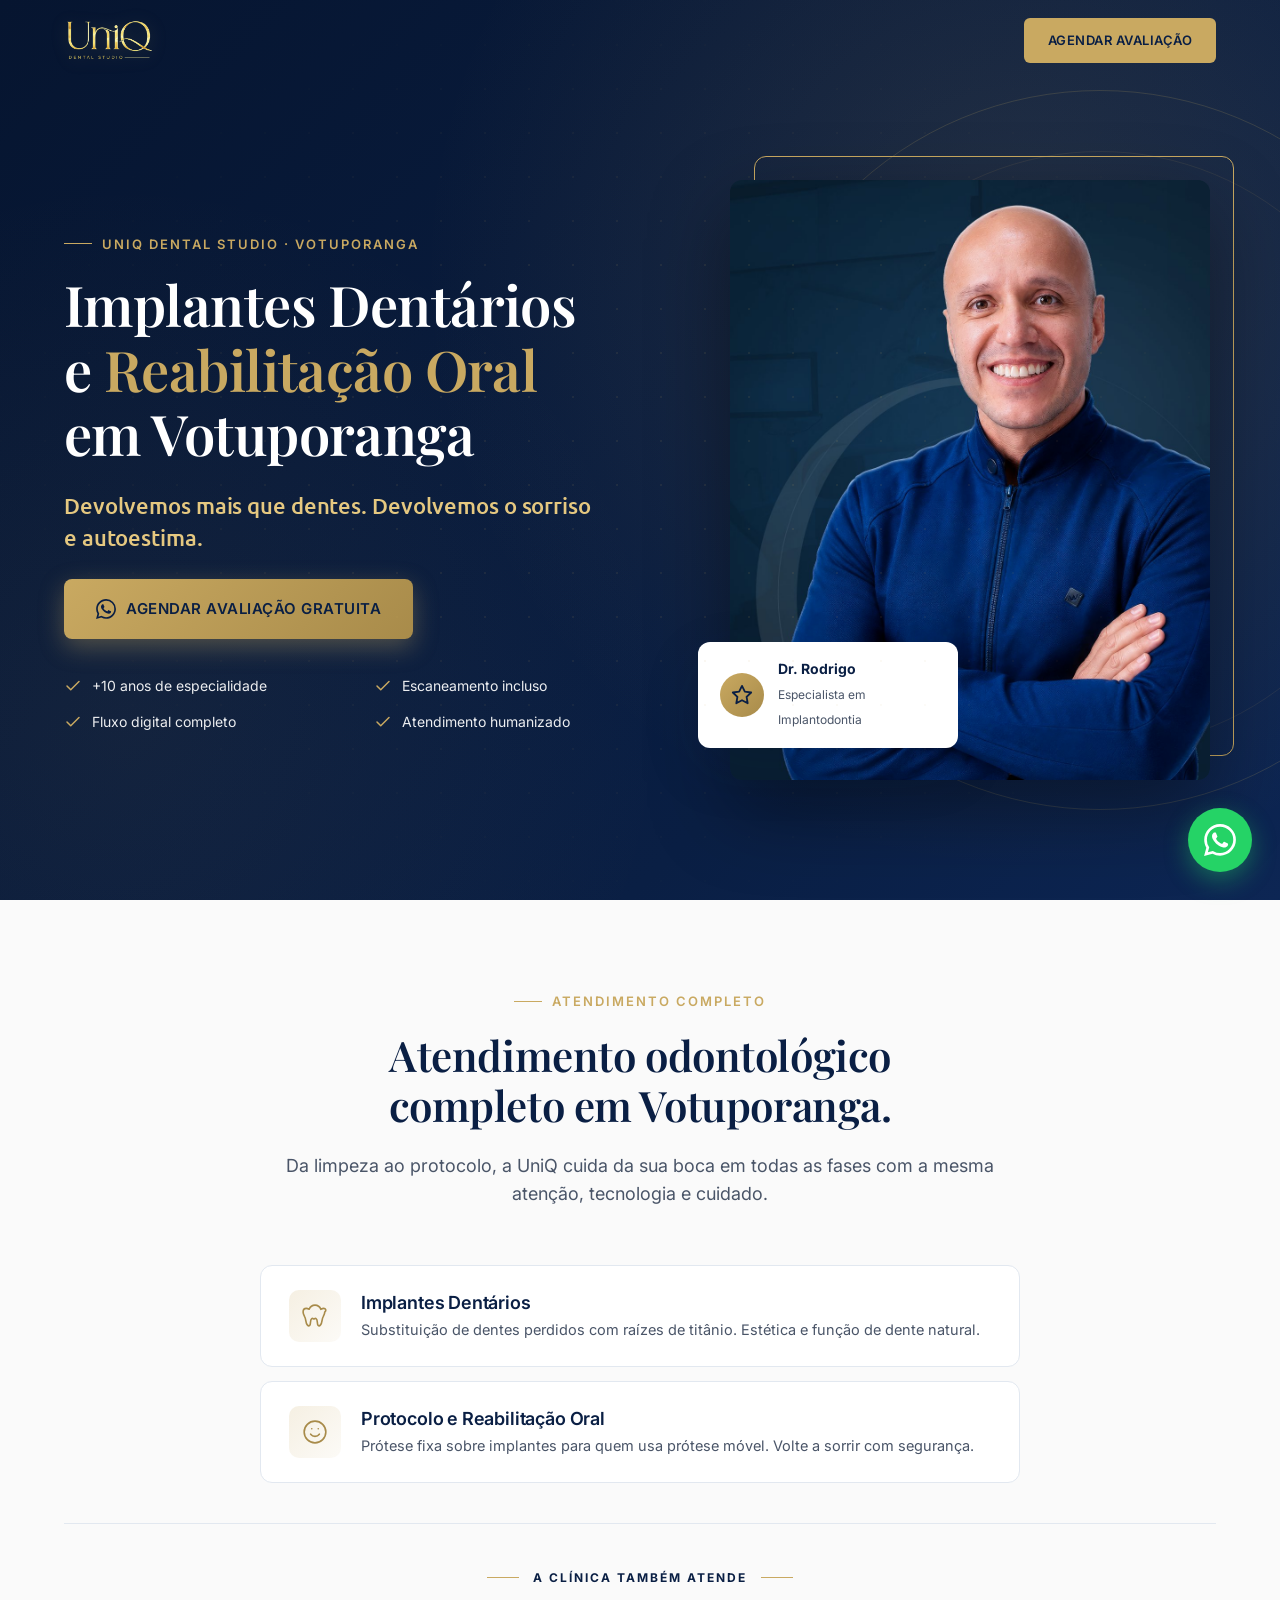
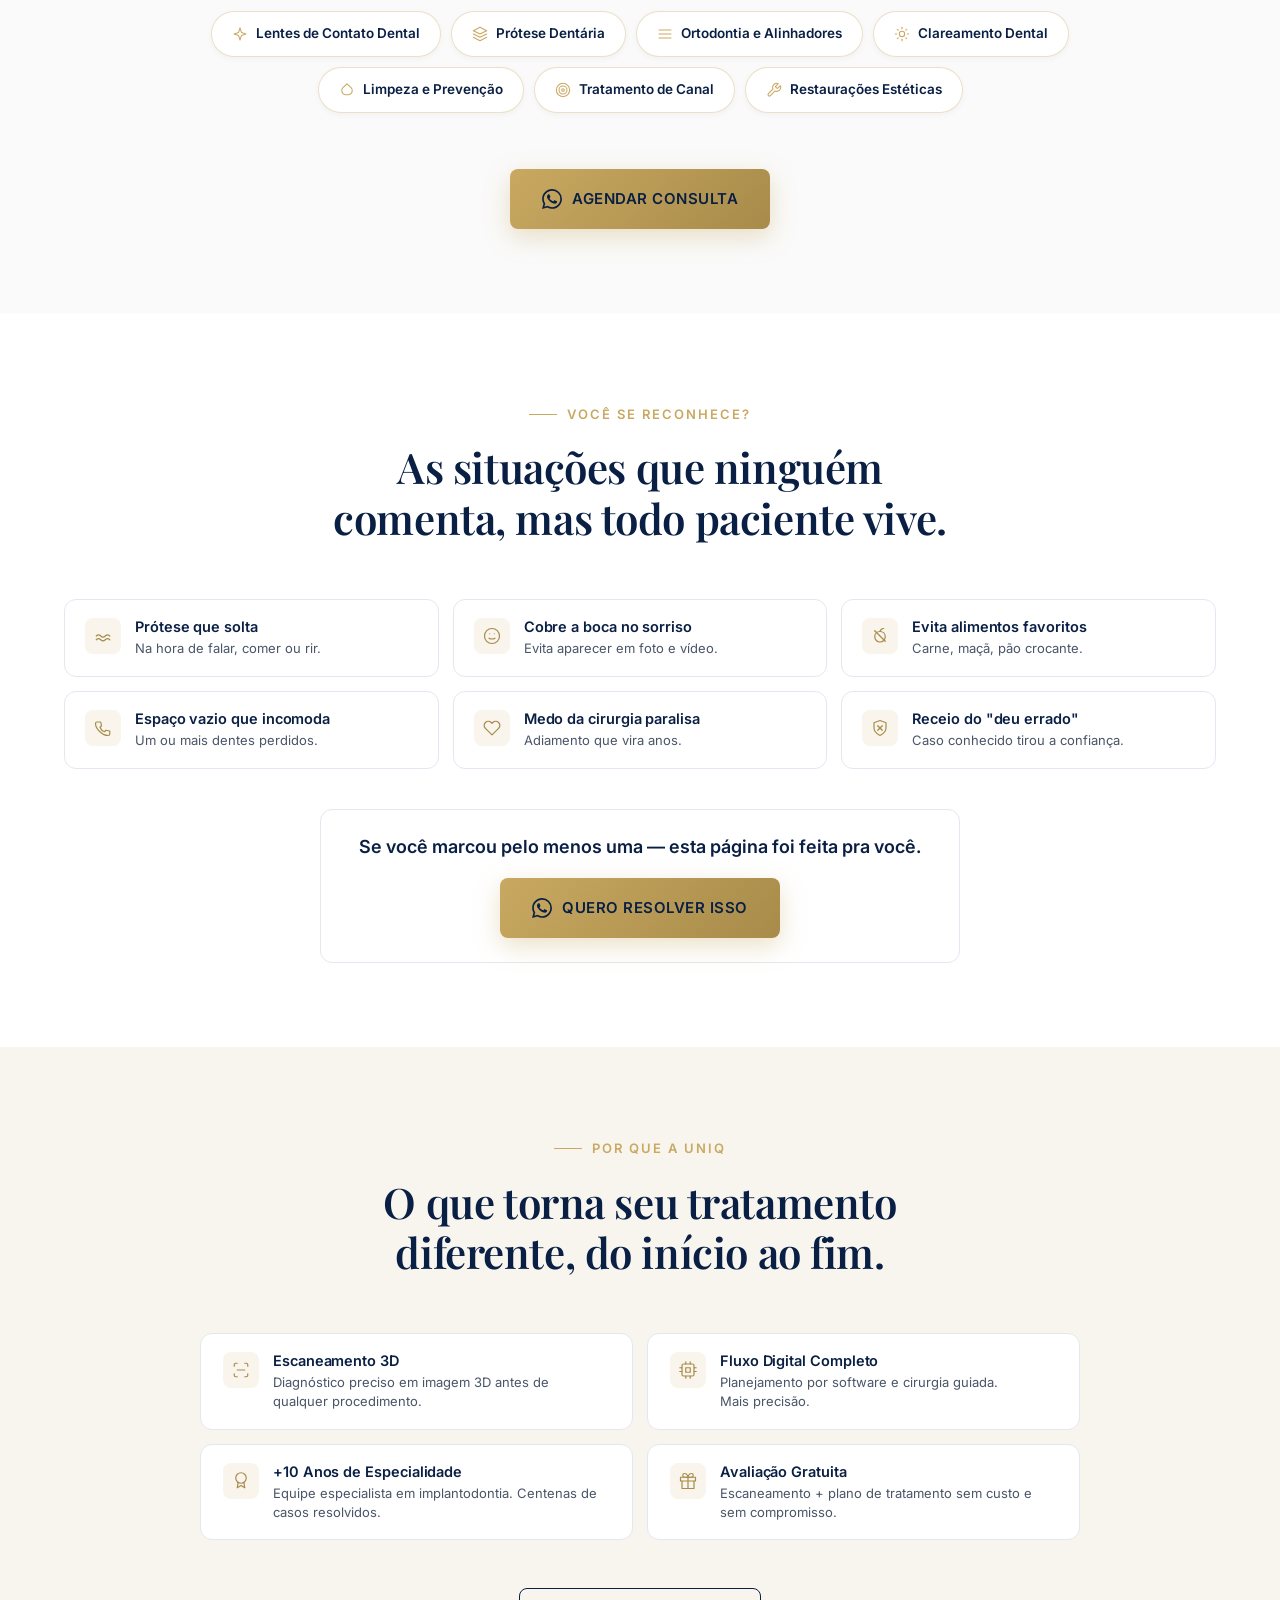
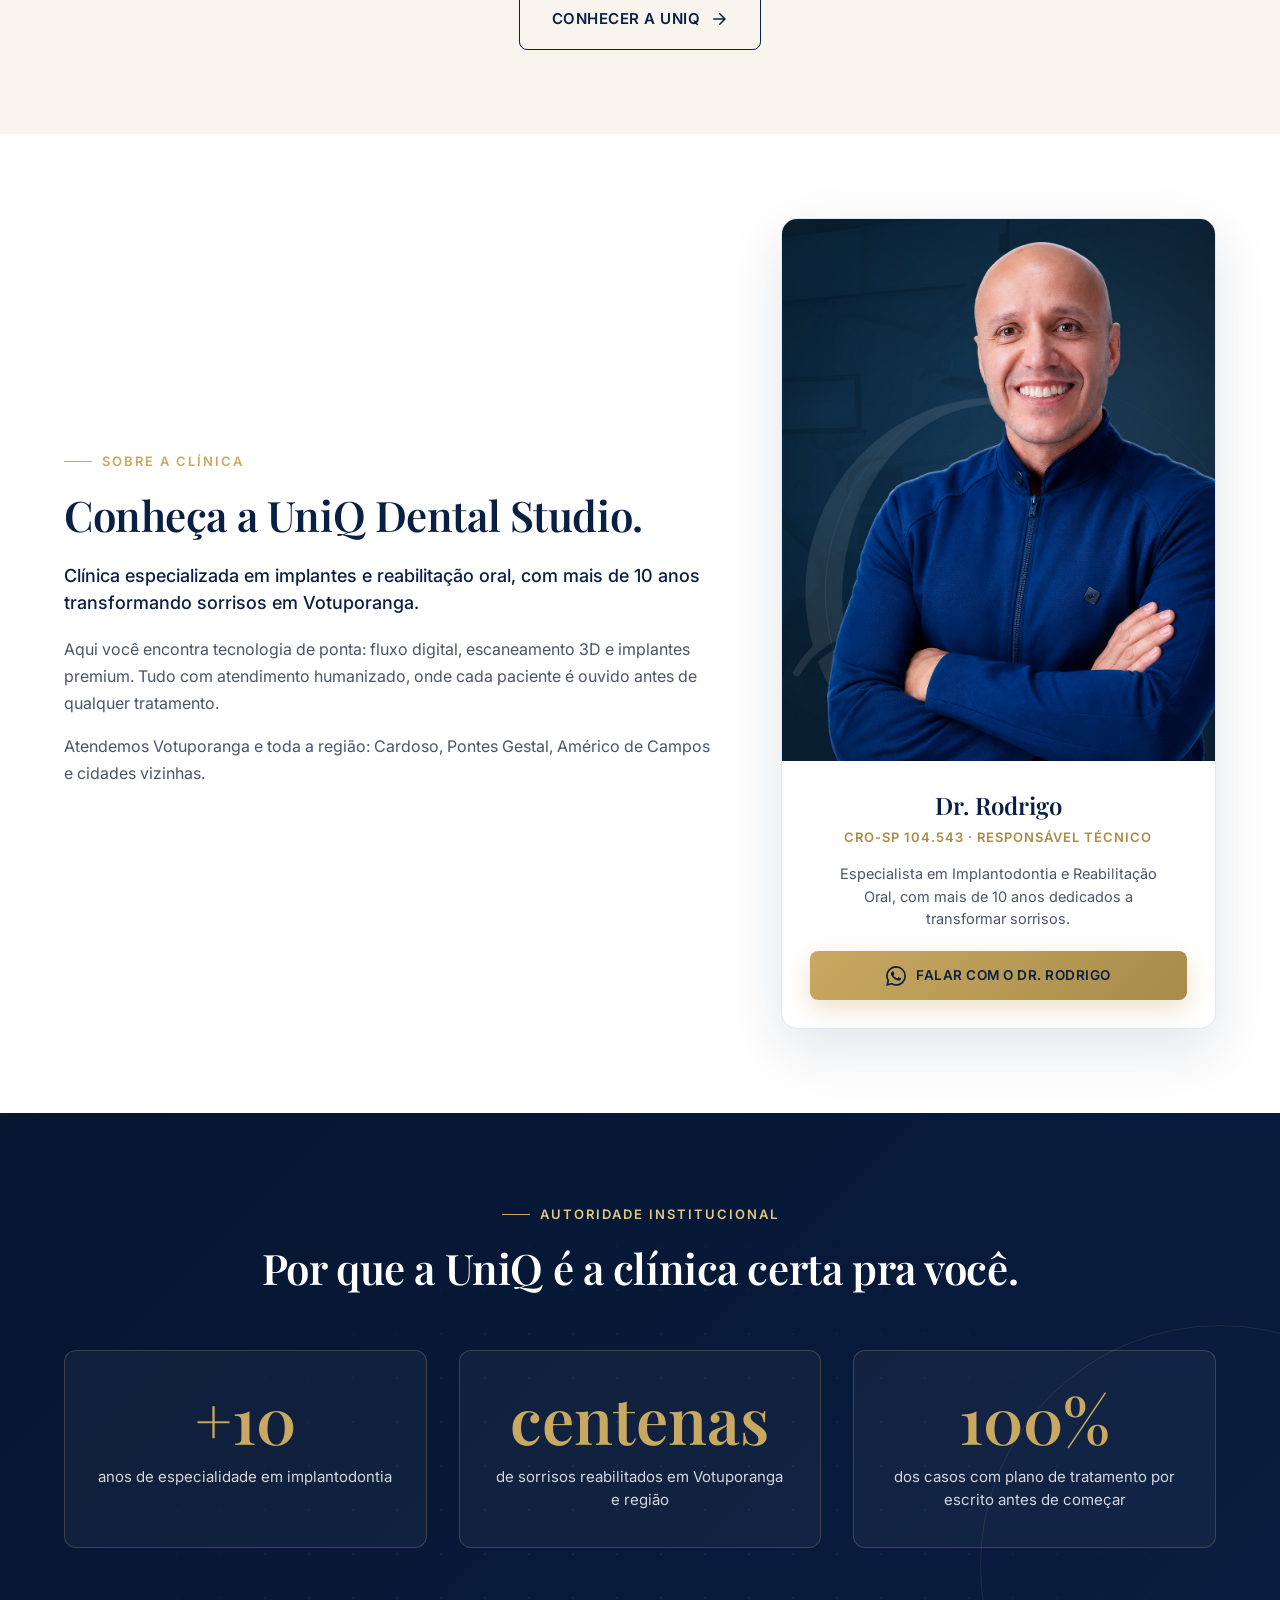
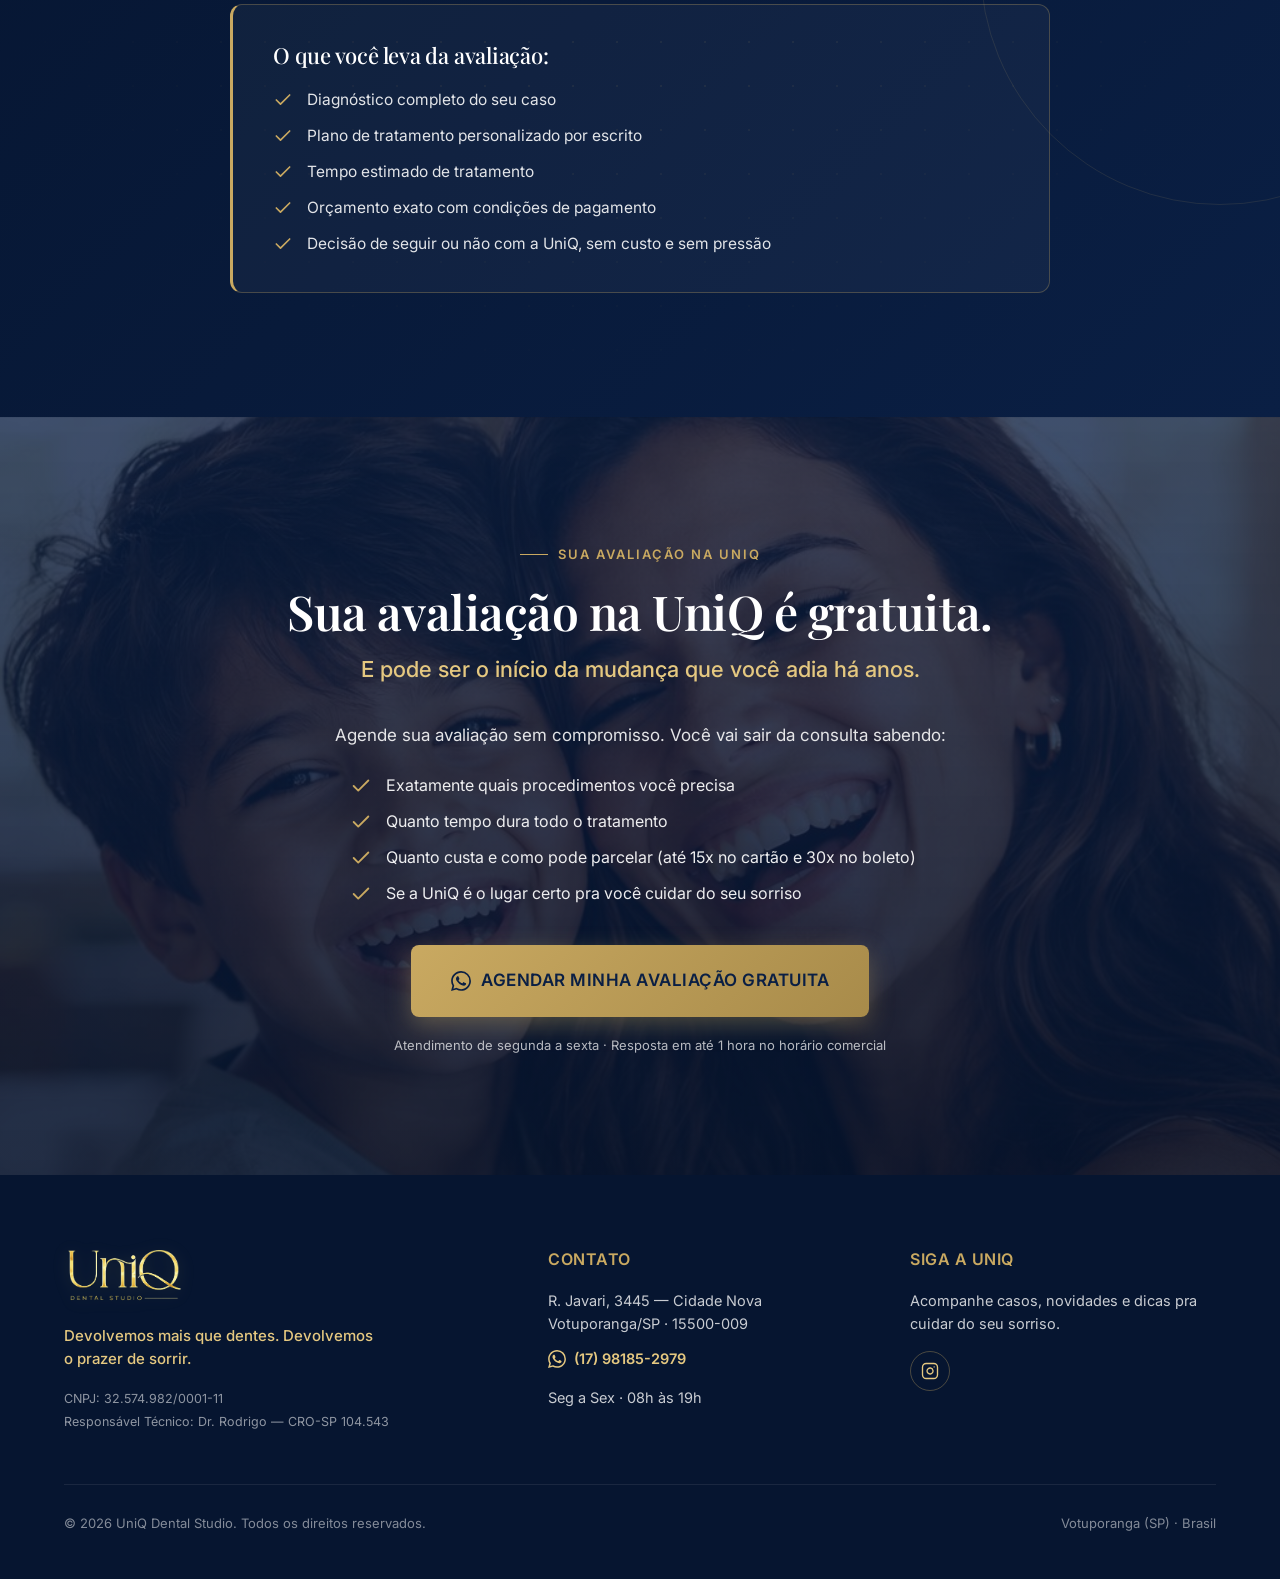
<file: v2/index.html>
<!DOCTYPE html>
<html lang="pt-BR">
<head>
  <meta charset="UTF-8" />
  <meta name="viewport" content="width=device-width, initial-scale=1.0" />
  <meta http-equiv="X-UA-Compatible" content="IE=edge" />

  <!-- SEO básico -->
  <title>UniQ Dental Studio — Implantes Dentários em Votuporanga | Dr. Rodrigo</title>
  <meta name="description" content="Clínica odontológica em Votuporanga especializada em implantes, reabilitação oral, lentes de contato e estética dental. Avaliação gratuita com escaneamento 3D." />
  <meta name="keywords" content="dentista votuporanga, implante dentário votuporanga, clínica odontológica votuporanga, lentes de contato dental, prótese dentária, reabilitação oral" />
  <meta name="author" content="UniQ Dental Studio" />
  <!-- v2 = landing de tráfego pago (variante com formulário). Não indexar pra não competir com a página principal. -->
  <meta name="robots" content="noindex, nofollow" />
  <link rel="canonical" href="https://www.uniqdental.com.br/v2/" />

  <!-- Geo tags (SEO local) -->
  <meta name="geo.region" content="BR-SP" />
  <meta name="geo.placename" content="Votuporanga" />
  <meta name="geo.position" content="-20.428735190524858;-49.97285003747188" />
  <meta name="ICBM" content="-20.428735190524858, -49.97285003747188" />

  <!-- Open Graph -->
  <meta property="og:type" content="website" />
  <meta property="og:locale" content="pt_BR" />
  <meta property="og:url" content="https://www.uniqdental.com.br/v2/" />
  <meta property="og:title" content="UniQ Dental Studio — Implantes Dentários em Votuporanga" />
  <meta property="og:description" content="Clínica especializada em implantes e reabilitação oral em Votuporanga. Avaliação gratuita com escaneamento 3D." />
  <meta property="og:image" content="https://www.uniqdental.com.br/assets/og-image.png" />
  <meta property="og:image:width" content="1200" />
  <meta property="og:image:height" content="630" />
  <meta property="og:site_name" content="UniQ Dental Studio" />

  <!-- Twitter -->
  <meta name="twitter:card" content="summary_large_image" />
  <meta name="twitter:title" content="UniQ Dental Studio — Implantes em Votuporanga" />
  <meta name="twitter:description" content="Clínica especializada em implantes e reabilitação oral em Votuporanga. Avaliação gratuita." />
  <meta name="twitter:image" content="https://www.uniqdental.com.br/assets/og-image.png" />

  <meta name="theme-color" content="#0A1F44" />

  <!-- Favicon -->
  <link rel="icon" type="image/png" href="assets/logo-uniq-circular-azul.png" />
  <link rel="apple-touch-icon" href="assets/logo-uniq-circular-azul.png" />

  <!-- Fonts -->
  <link rel="preconnect" href="https://fonts.googleapis.com" />
  <link rel="preconnect" href="https://fonts.gstatic.com" crossorigin />
  <link href="https://fonts.googleapis.com/css2?family=Playfair+Display:wght@400;500;600;700&family=Inter:wght@300;400;500;600;700&family=Ubuntu:wght@400;500;700&display=swap" rel="stylesheet" />

  <!-- Stylesheet -->
  <link rel="stylesheet" href="css/style.css" />

  <!-- Google Tag Manager -->
  <script>(function(w,d,s,l,i){w[l]=w[l]||[];w[l].push({'gtm.start':
  new Date().getTime(),event:'gtm.js'});var f=d.getElementsByTagName(s)[0],
  j=d.createElement(s),dl=l!='dataLayer'?'&l='+l:'';j.async=true;j.src=
  'https://www.googletagmanager.com/gtm.js?id='+i+dl;f.parentNode.insertBefore(j,f);
  })(window,document,'script','dataLayer','GTM-WFMRTQWP');</script>
  <!-- End Google Tag Manager -->

  <!-- Schema 1: Organization -->
  <script type="application/ld+json">
  {
    "@context": "https://schema.org",
    "@type": "Organization",
    "@id": "https://www.uniqdental.com.br/#organization",
    "name": "UniQ Dental Studio",
    "alternateName": "UniQ Odontologia",
    "url": "https://www.uniqdental.com.br/",
    "logo": {
      "@type": "ImageObject",
      "url": "https://www.uniqdental.com.br/assets/logo-uniq-circular-azul.png",
      "width": 512,
      "height": 512
    },
    "image": "https://www.uniqdental.com.br/assets/og-image.png",
    "description": "Clínica odontológica em Votuporanga especializada em implantes dentários e reabilitação oral.",
    "telephone": "+55-17-98185-2979",
    "email": "clinica.rodrigorodrigues@gmail.com",
    "sameAs": ["https://www.instagram.com/uniq.dental/"]
  }
  </script>

  <!-- Schema 2: Dentist + LocalBusiness -->
  <script type="application/ld+json">
  {
    "@context": "https://schema.org",
    "@type": ["Dentist", "LocalBusiness", "MedicalBusiness"],
    "@id": "https://www.uniqdental.com.br/#dentist",
    "name": "UniQ Dental Studio",
    "image": "https://www.uniqdental.com.br/assets/og-image.png",
    "logo": "https://www.uniqdental.com.br/assets/logo-uniq-circular-azul.png",
    "url": "https://www.uniqdental.com.br/",
    "telephone": "+55-17-98185-2979",
    "priceRange": "$$-$$$",
    "address": {
      "@type": "PostalAddress",
      "streetAddress": "R. Javari, 3445 - Cidade Nova",
      "addressLocality": "Votuporanga",
      "addressRegion": "SP",
      "postalCode": "15500-009",
      "addressCountry": "BR"
    },
    "geo": {
      "@type": "GeoCoordinates",
      "latitude": "-20.428735190524858",
      "longitude": "-49.97285003747188"
    },
    "areaServed": [
      { "@type": "City", "name": "Votuporanga" },
      { "@type": "City", "name": "Cardoso" },
      { "@type": "City", "name": "Pontes Gestal" },
      { "@type": "City", "name": "Américo de Campos" }
    ],
    "openingHoursSpecification": [{
      "@type": "OpeningHoursSpecification",
      "dayOfWeek": ["Monday", "Tuesday", "Wednesday", "Thursday", "Friday"],
      "opens": "08:00",
      "closes": "19:00"
    }],
    "medicalSpecialty": ["Implantodontia", "Reabilitação Oral", "Odontologia Estética", "Ortodontia"],
    "hasOfferCatalog": {
      "@type": "OfferCatalog",
      "name": "Serviços Odontológicos",
      "itemListElement": [
        { "@type": "Offer", "itemOffered": { "@type": "MedicalProcedure", "name": "Implante Dentário" } },
        { "@type": "Offer", "itemOffered": { "@type": "MedicalProcedure", "name": "Protocolo / Reabilitação Oral" } },
        { "@type": "Offer", "itemOffered": { "@type": "MedicalProcedure", "name": "Lentes de Contato Dental" } },
        { "@type": "Offer", "itemOffered": { "@type": "MedicalProcedure", "name": "Prótese Dentária" } },
        { "@type": "Offer", "itemOffered": { "@type": "MedicalProcedure", "name": "Ortodontia" } },
        { "@type": "Offer", "itemOffered": { "@type": "MedicalProcedure", "name": "Clareamento Dental" } },
        { "@type": "Offer", "itemOffered": { "@type": "MedicalProcedure", "name": "Limpeza e Prevenção" } },
        { "@type": "Offer", "itemOffered": { "@type": "MedicalProcedure", "name": "Tratamento de Canal" } },
        { "@type": "Offer", "itemOffered": { "@type": "MedicalProcedure", "name": "Restauração Dentária" } }
      ]
    }
  }
  </script>
</head>

<body id="top">

  <!-- Google Tag Manager (noscript) -->
  <noscript><iframe src="https://www.googletagmanager.com/ns.html?id=GTM-WFMRTQWP"
  height="0" width="0" style="display:none;visibility:hidden"></iframe></noscript>
  <!-- End Google Tag Manager (noscript) -->

  <!-- ====================== NAVBAR ====================== -->
  <header class="navbar" role="banner">
    <div class="container">
      <a href="#top" class="nav-logo" aria-label="UniQ Dental Studio — início">
        <img src="assets/logo-uniq-dourado-clean.png" alt="UniQ Dental Studio" width="645" height="299" />
      </a>
      <a href="#" class="nav-cta" data-cta="navbar" target="_blank" rel="noopener">Agendar Avaliação</a>
    </div>
  </header>

  <!-- ====================== BLOCO 1 — HERO ====================== -->
  <section class="hero" aria-labelledby="hero-title">
    <div class="hero-decoration" aria-hidden="true"></div>
    <div class="container">
      <div class="hero-content reveal">
        <span class="eyebrow">UNIQ DENTAL STUDIO · VOTUPORANGA</span>
        <h1 id="hero-title">
          Implantes Dentários e
          <span class="dourado">Reabilitação Oral</span>
          em Votuporanga
        </h1>
        <p class="hero-subtitle" style="font-family: Ubuntu">
          Devolvemos mais que dentes. Devolvemos o sorriso e autoestima.
        </p>
        <a href="#" class="btn btn-cta-primary" data-cta="hero" target="_blank" rel="noopener">
          <svg viewBox="0 0 24 24" fill="currentColor" aria-hidden="true" class="cta-wa-icon"><path d="M17.472 14.382c-.297-.149-1.758-.867-2.03-.967-.273-.099-.471-.148-.67.15-.197.297-.767.966-.94 1.164-.173.199-.347.223-.644.075-.297-.15-1.255-.463-2.39-1.475-.883-.788-1.48-1.761-1.653-2.059-.173-.297-.018-.458.13-.606.134-.133.298-.347.446-.52.149-.174.198-.298.298-.497.099-.198.05-.371-.025-.52-.075-.149-.669-1.612-.916-2.207-.242-.579-.487-.5-.669-.51-.173-.008-.371-.01-.57-.01-.198 0-.52.074-.792.372-.272.297-1.04 1.016-1.04 2.479 0 1.462 1.065 2.875 1.213 3.074.149.198 2.096 3.2 5.077 4.487.709.306 1.262.489 1.694.625.712.227 1.36.195 1.871.118.571-.085 1.758-.719 2.006-1.413.248-.694.248-1.289.173-1.413-.074-.124-.272-.198-.57-.347m-5.421 7.403h-.004a9.87 9.87 0 0 1-5.031-1.378l-.361-.214-3.741.982.998-3.648-.235-.374a9.86 9.86 0 0 1-1.51-5.26c.001-5.45 4.436-9.884 9.888-9.884 2.64 0 5.122 1.03 6.988 2.898a9.825 9.825 0 0 1 2.893 6.994c-.003 5.45-4.437 9.884-9.885 9.884m8.413-18.297A11.815 11.815 0 0 0 12.05 0C5.495 0 .16 5.335.157 11.892c0 2.096.547 4.142 1.588 5.945L.057 24l6.305-1.654a11.882 11.882 0 0 0 5.683 1.448h.005c6.554 0 11.89-5.335 11.893-11.893a11.821 11.821 0 0 0-3.48-8.413Z"/></svg>
          Agendar Avaliação Gratuita
        </a>
        <ul class="hero-badges" aria-label="Selos de credibilidade">
          <li>
            <svg viewBox="0 0 24 24" fill="none" stroke="currentColor" stroke-width="2" stroke-linecap="round" stroke-linejoin="round"><path d="M20 6 9 17l-5-5"/></svg>
            +10 anos de especialidade
          </li>
          <li>
            <svg viewBox="0 0 24 24" fill="none" stroke="currentColor" stroke-width="2" stroke-linecap="round" stroke-linejoin="round"><path d="M20 6 9 17l-5-5"/></svg>
            Escaneamento incluso
          </li>
          <li>
            <svg viewBox="0 0 24 24" fill="none" stroke="currentColor" stroke-width="2" stroke-linecap="round" stroke-linejoin="round"><path d="M20 6 9 17l-5-5"/></svg>
            Fluxo digital completo
          </li>
          <li>
            <svg viewBox="0 0 24 24" fill="none" stroke="currentColor" stroke-width="2" stroke-linecap="round" stroke-linejoin="round"><path d="M20 6 9 17l-5-5"/></svg>
            Atendimento humanizado
          </li>
        </ul>
      </div>
      <div class="hero-visual reveal">
        <img src="assets/dr-rodrigo-hero.png" alt="Dr. Rodrigo, especialista em implantodontia em Votuporanga, UniQ Dental Studio" width="480" height="600" fetchpriority="high" />
        <div class="hero-badge-float">
          <div class="badge-icon" aria-hidden="true">
            <svg viewBox="0 0 24 24" fill="none" stroke="currentColor" stroke-width="2" stroke-linecap="round" stroke-linejoin="round"><path d="M12 2 15.09 8.26 22 9.27l-5 4.87 1.18 6.88L12 17.77l-6.18 3.25L7 14.14 2 9.27l6.91-1.01L12 2z"/></svg>
          </div>
          <div>
            <strong>Dr. Rodrigo</strong>
            <span>Especialista em Implantodontia</span>
          </div>
        </div>
      </div>
    </div>
  </section>

  <!-- ====================== BLOCO 6 — SERVIÇOS ====================== -->
  <section class="servicos bg-cinza" id="servicos" aria-labelledby="servicos-title">
    <div class="container">
      <div class="section-head reveal">
        <span class="eyebrow">Atendimento completo</span>
        <h2 id="servicos-title">Atendimento odontológico completo em Votuporanga.</h2>
        <p>Da limpeza ao protocolo, a UniQ cuida da sua boca em todas as fases com a mesma atenção, tecnologia e cuidado.</p>
      </div>

      <!-- 2 serviços em destaque -->
      <div class="servicos-destaque reveal-stagger">
        <article class="servico-destaque">
          <div class="servico-destaque-icon" aria-hidden="true">
            <svg viewBox="0 0 24 24" fill="none" stroke="currentColor" stroke-linecap="round" stroke-linejoin="round" stroke-width="1.5"><path d="M12 2c-2.5 0-4.5 1.6-5.4 3.8C5.6 5.3 4.9 5 4 5 2.3 5 1 6.5 1 8.4c0 1.5.6 2.8 1.3 4 .8 1.3 1 2.5 1.2 3.8.2 1.4.4 2.9 1.4 4 .7.8 1.6 1 2.2.5.6-.5.6-1.5.7-2.7.1-1.4.3-3 1.2-3.6.9-.6 1.5.4 2 .4s1.1-1 2-.4c.9.6 1.1 2.2 1.2 3.6.1 1.2.1 2.2.7 2.7.6.5 1.5.3 2.2-.5 1-1.1 1.2-2.6 1.4-4 .2-1.3.4-2.5 1.2-3.8.7-1.2 1.3-2.5 1.3-4C23 6.5 21.7 5 20 5c-.9 0-1.6.3-2.6.8C16.5 3.6 14.5 2 12 2z"/></svg>
          </div>
          <div class="servico-destaque-body">
            <span class="servico-destaque-tag">Especialidade</span>
            <h4>Implantes Dentários</h4>
            <p>Substituição de dentes perdidos com raízes de titânio. Estética e função de dente natural.</p>
          </div>
        </article>

        <article class="servico-destaque">
          <div class="servico-destaque-icon" aria-hidden="true">
            <svg viewBox="0 0 24 24" fill="none" stroke="currentColor" stroke-linecap="round" stroke-linejoin="round" stroke-width="1.5"><circle cx="12" cy="12" r="10"/><path d="M8 14s1.5 2 4 2 4-2 4-2"/><line x1="9" y1="9" x2="9.01" y2="9"/><line x1="15" y1="9" x2="15.01" y2="9"/></svg>
          </div>
          <div class="servico-destaque-body">
            <span class="servico-destaque-tag">Reabilitação</span>
            <h4>Protocolo e Reabilitação Oral</h4>
            <p>Prótese fixa sobre implantes para quem usa prótese móvel. Volte a sorrir com segurança.</p>
          </div>
        </article>
      </div>

      <!-- Demais serviços em pílulas compactas -->
      <div class="servicos-extras reveal">
        <span class="servicos-extras-label">A clínica também atende</span>
        <ul class="servicos-pills">
          <li>
            <svg viewBox="0 0 24 24" fill="none" stroke="currentColor" stroke-linecap="round" stroke-linejoin="round" stroke-width="1.6"><path d="m12 3-1.9 5.8a2 2 0 0 1-1.3 1.3L3 12l5.8 1.9a2 2 0 0 1 1.3 1.3L12 21l1.9-5.8a2 2 0 0 1 1.3-1.3L21 12l-5.8-1.9a2 2 0 0 1-1.3-1.3L12 3Z"/></svg>
            Lentes de Contato Dental
          </li>
          <li>
            <svg viewBox="0 0 24 24" fill="none" stroke="currentColor" stroke-linecap="round" stroke-linejoin="round" stroke-width="1.6"><polygon points="12 2 2 7 12 12 22 7 12 2"/><polyline points="2 17 12 22 22 17"/><polyline points="2 12 12 17 22 12"/></svg>
            Prótese Dentária
          </li>
          <li>
            <svg viewBox="0 0 24 24" fill="none" stroke="currentColor" stroke-linecap="round" stroke-linejoin="round" stroke-width="1.6"><line x1="3" y1="6" x2="21" y2="6"/><line x1="3" y1="12" x2="21" y2="12"/><line x1="3" y1="18" x2="21" y2="18"/></svg>
            Ortodontia e Alinhadores
          </li>
          <li>
            <svg viewBox="0 0 24 24" fill="none" stroke="currentColor" stroke-linecap="round" stroke-linejoin="round" stroke-width="1.6"><circle cx="12" cy="12" r="4"/><line x1="12" y1="2" x2="12" y2="4"/><line x1="12" y1="20" x2="12" y2="22"/><line x1="4.93" y1="4.93" x2="6.34" y2="6.34"/><line x1="17.66" y1="17.66" x2="19.07" y2="19.07"/><line x1="2" y1="12" x2="4" y2="12"/><line x1="20" y1="12" x2="22" y2="12"/><line x1="4.93" y1="19.07" x2="6.34" y2="17.66"/><line x1="17.66" y1="6.34" x2="19.07" y2="4.93"/></svg>
            Clareamento Dental
          </li>
          <li>
            <svg viewBox="0 0 24 24" fill="none" stroke="currentColor" stroke-linecap="round" stroke-linejoin="round" stroke-width="1.6"><path d="M12 2.69 5.91 8.5a5.94 5.94 0 0 0-1.74 4.24A6.27 6.27 0 0 0 12 19a6.27 6.27 0 0 0 7.83-6.26A5.94 5.94 0 0 0 18.09 8.5L12 2.69Z"/></svg>
            Limpeza e Prevenção
          </li>
          <li>
            <svg viewBox="0 0 24 24" fill="none" stroke="currentColor" stroke-linecap="round" stroke-linejoin="round" stroke-width="1.6"><circle cx="12" cy="12" r="10"/><circle cx="12" cy="12" r="6"/><circle cx="12" cy="12" r="2"/></svg>
            Tratamento de Canal
          </li>
          <li>
            <svg viewBox="0 0 24 24" fill="none" stroke="currentColor" stroke-linecap="round" stroke-linejoin="round" stroke-width="1.6"><path d="M14.7 6.3a1 1 0 0 0 0 1.4l1.6 1.6a1 1 0 0 0 1.4 0l3.77-3.77a6 6 0 0 1-7.94 7.94l-6.91 6.91a2.12 2.12 0 0 1-3-3l6.91-6.91a6 6 0 0 1 7.94-7.94l-3.76 3.76Z"/></svg>
            Restaurações Estéticas
          </li>
        </ul>
      </div>

      <div class="btn-block-center reveal">
        <a href="#" class="btn btn-cta-primary" data-cta="servicos" target="_blank" rel="noopener">
          <svg viewBox="0 0 24 24" fill="currentColor" aria-hidden="true" class="cta-wa-icon"><path d="M17.472 14.382c-.297-.149-1.758-.867-2.03-.967-.273-.099-.471-.148-.67.15-.197.297-.767.966-.94 1.164-.173.199-.347.223-.644.075-.297-.15-1.255-.463-2.39-1.475-.883-.788-1.48-1.761-1.653-2.059-.173-.297-.018-.458.13-.606.134-.133.298-.347.446-.52.149-.174.198-.298.298-.497.099-.198.05-.371-.025-.52-.075-.149-.669-1.612-.916-2.207-.242-.579-.487-.5-.669-.51-.173-.008-.371-.01-.57-.01-.198 0-.52.074-.792.372-.272.297-1.04 1.016-1.04 2.479 0 1.462 1.065 2.875 1.213 3.074.149.198 2.096 3.2 5.077 4.487.709.306 1.262.489 1.694.625.712.227 1.36.195 1.871.118.571-.085 1.758-.719 2.006-1.413.248-.694.248-1.289.173-1.413-.074-.124-.272-.198-.57-.347m-5.421 7.403h-.004a9.87 9.87 0 0 1-5.031-1.378l-.361-.214-3.741.982.998-3.648-.235-.374a9.86 9.86 0 0 1-1.51-5.26c.001-5.45 4.436-9.884 9.888-9.884 2.64 0 5.122 1.03 6.988 2.898a9.825 9.825 0 0 1 2.893 6.994c-.003 5.45-4.437 9.884-9.885 9.884m8.413-18.297A11.815 11.815 0 0 0 12.05 0C5.495 0 .16 5.335.157 11.892c0 2.096.547 4.142 1.588 5.945L.057 24l6.305-1.654a11.882 11.882 0 0 0 5.683 1.448h.005c6.554 0 11.89-5.335 11.893-11.893a11.821 11.821 0 0 0-3.48-8.413Z"/></svg>
          Agendar Consulta
        </a>
      </div>
    </div>
  </section>

  <!-- ====================== BLOCO 3 — IDENTIFICAÇÃO ====================== -->
  <section class="identificacao" aria-labelledby="identificacao-title">
    <div class="container">
      <div class="section-head reveal">
        <span class="eyebrow">Você se reconhece?</span>
        <h2 id="identificacao-title">As situações que ninguém comenta, mas todo paciente vive.</h2>
      </div>

      <div class="identifica-grid reveal-stagger">
        <article class="identifica-card">
          <div class="identifica-icon" aria-hidden="true">
            <svg viewBox="0 0 24 24" fill="none" stroke="currentColor" stroke-width="1.6" stroke-linecap="round" stroke-linejoin="round"><path d="M3 12c2-2 4-2 6 0s4 2 6 0 4-2 6 0"/><path d="M3 17c2-2 4-2 6 0s4 2 6 0 4-2 6 0"/></svg>
          </div>
          <div><h4>Prótese que solta</h4>
          <p>Na hora de falar, comer ou rir.</p></div>
        </article>

        <article class="identifica-card">
          <div class="identifica-icon" aria-hidden="true">
            <svg viewBox="0 0 24 24" fill="none" stroke="currentColor" stroke-width="1.6" stroke-linecap="round" stroke-linejoin="round"><circle cx="12" cy="12" r="10"/><path d="M8 15c.8.5 2 1 4 1s3.2-.5 4-1"/><line x1="9" y1="9" x2="9.01" y2="9"/><line x1="15" y1="9" x2="15.01" y2="9"/></svg>
          </div>
          <div><h4>Cobre a boca no sorriso</h4>
          <p>Evita aparecer em foto e vídeo.</p></div>
        </article>

        <article class="identifica-card">
          <div class="identifica-icon" aria-hidden="true">
            <svg viewBox="0 0 24 24" fill="none" stroke="currentColor" stroke-width="1.6" stroke-linecap="round" stroke-linejoin="round"><path d="M12 20a7 7 0 0 1-7-7c0-4 3-7 7-7s7 3 7 7a7 7 0 0 1-7 7Z"/><path d="M12 6c.5-2 2-4 5-4"/><line x1="5" y1="5" x2="19" y2="19"/></svg>
          </div>
          <div><h4>Evita alimentos favoritos</h4>
          <p>Carne, maçã, pão crocante.</p></div>
        </article>

        <article class="identifica-card">
          <div class="identifica-icon" aria-hidden="true">
            <svg viewBox="0 0 24 24" fill="none" stroke="currentColor" stroke-width="1.6" stroke-linecap="round" stroke-linejoin="round"><path d="M5 4h4l1 5-2 2c1 3 3 5 6 6l2-2 5 1v4a2 2 0 0 1-2 2C11 22 2 13 2 6a2 2 0 0 1 2-2Z" transform="rotate(0)"/><path d="M9 3h6v6H9zM12 3v6" stroke-opacity="0"/></svg>
          </div>
          <div><h4>Espaço vazio que incomoda</h4>
          <p>Um ou mais dentes perdidos.</p></div>
        </article>

        <article class="identifica-card">
          <div class="identifica-icon" aria-hidden="true">
            <svg viewBox="0 0 24 24" fill="none" stroke="currentColor" stroke-width="1.6" stroke-linecap="round" stroke-linejoin="round"><path d="M20.84 4.61a5.5 5.5 0 0 0-7.78 0L12 5.67l-1.06-1.06a5.5 5.5 0 0 0-7.78 7.78l1.06 1.06L12 21.23l7.78-7.78 1.06-1.06a5.5 5.5 0 0 0 0-7.78z"/></svg>
          </div>
          <div><h4>Medo da cirurgia paralisa</h4>
          <p>Adiamento que vira anos.</p></div>
        </article>

        <article class="identifica-card">
          <div class="identifica-icon" aria-hidden="true">
            <svg viewBox="0 0 24 24" fill="none" stroke="currentColor" stroke-width="1.6" stroke-linecap="round" stroke-linejoin="round"><path d="M12 22s8-4 8-10V5l-8-3-8 3v7c0 6 8 10 8 10z"/><line x1="9" y1="9" x2="15" y2="15"/><line x1="15" y1="9" x2="9" y2="15"/></svg>
          </div>
          <div><h4>Receio do "deu errado"</h4>
          <p>Caso conhecido tirou a confiança.</p></div>
        </article>
      </div>

      <div class="identifica-cta reveal">
        <p class="destaque-final">
          Se você marcou pelo menos uma — esta página foi feita pra você.
        </p>
        <a href="#" class="btn btn-cta-primary" data-cta="identificacao" target="_blank" rel="noopener">
          <svg viewBox="0 0 24 24" fill="currentColor" aria-hidden="true" class="cta-wa-icon"><path d="M17.472 14.382c-.297-.149-1.758-.867-2.03-.967-.273-.099-.471-.148-.67.15-.197.297-.767.966-.94 1.164-.173.199-.347.223-.644.075-.297-.15-1.255-.463-2.39-1.475-.883-.788-1.48-1.761-1.653-2.059-.173-.297-.018-.458.13-.606.134-.133.298-.347.446-.52.149-.174.198-.298.298-.497.099-.198.05-.371-.025-.52-.075-.149-.669-1.612-.916-2.207-.242-.579-.487-.5-.669-.51-.173-.008-.371-.01-.57-.01-.198 0-.52.074-.792.372-.272.297-1.04 1.016-1.04 2.479 0 1.462 1.065 2.875 1.213 3.074.149.198 2.096 3.2 5.077 4.487.709.306 1.262.489 1.694.625.712.227 1.36.195 1.871.118.571-.085 1.758-.719 2.006-1.413.248-.694.248-1.289.173-1.413-.074-.124-.272-.198-.57-.347m-5.421 7.403h-.004a9.87 9.87 0 0 1-5.031-1.378l-.361-.214-3.741.982.998-3.648-.235-.374a9.86 9.86 0 0 1-1.51-5.26c.001-5.45 4.436-9.884 9.888-9.884 2.64 0 5.122 1.03 6.988 2.898a9.825 9.825 0 0 1 2.893 6.994c-.003 5.45-4.437 9.884-9.885 9.884m8.413-18.297A11.815 11.815 0 0 0 12.05 0C5.495 0 .16 5.335.157 11.892c0 2.096.547 4.142 1.588 5.945L.057 24l6.305-1.654a11.882 11.882 0 0 0 5.683 1.448h.005c6.554 0 11.89-5.335 11.893-11.893a11.821 11.821 0 0 0-3.48-8.413Z"/></svg>
          Quero Resolver Isso
        </a>
      </div>
    </div>
  </section>

  <!-- ====================== BLOCO 2 — DIFERENCIAIS ====================== -->
  <section class="diferenciais bg-creme" id="diferenciais" aria-labelledby="diferenciais-title">
    <div class="container">
      <div class="section-head reveal">
        <span class="eyebrow">Por que a UniQ</span>
        <h2 id="diferenciais-title">O que torna seu tratamento diferente, do início ao fim.</h2>
      </div>

      <div class="diferenciais-grid reveal-stagger">
        <article class="diferencial-card">
          <div class="diferencial-icon" aria-hidden="true">
            <svg viewBox="0 0 24 24" fill="none" stroke="currentColor" stroke-linecap="round" stroke-linejoin="round"><path d="M3 7V5a2 2 0 0 1 2-2h2"/><path d="M17 3h2a2 2 0 0 1 2 2v2"/><path d="M21 17v2a2 2 0 0 1-2 2h-2"/><path d="M7 21H5a2 2 0 0 1-2-2v-2"/><path d="M7 12h10"/></svg>
          </div>
          <div><h4>Escaneamento 3D</h4>
          <p>Diagnóstico preciso em imagem 3D antes de qualquer procedimento.</p></div>
        </article>

        <article class="diferencial-card">
          <div class="diferencial-icon" aria-hidden="true">
            <svg viewBox="0 0 24 24" fill="none" stroke="currentColor" stroke-linecap="round" stroke-linejoin="round"><rect x="4" y="4" width="16" height="16" rx="2"/><rect x="9" y="9" width="6" height="6"/><path d="M9 1v3M15 1v3M9 20v3M15 20v3M20 9h3M20 14h3M1 9h3M1 14h3"/></svg>
          </div>
          <div><h4>Fluxo Digital Completo</h4>
          <p>Planejamento por software e cirurgia guiada. Mais precisão.</p></div>
        </article>

        <article class="diferencial-card">
          <div class="diferencial-icon" aria-hidden="true">
            <svg viewBox="0 0 24 24" fill="none" stroke="currentColor" stroke-linecap="round" stroke-linejoin="round"><circle cx="12" cy="8" r="7"/><path d="m8.21 13.89-1.21 7.11 5-3 5 3-1.21-7.12"/></svg>
          </div>
          <div><h4>+10 Anos de Especialidade</h4>
          <p>Equipe especialista em implantodontia. Centenas de casos resolvidos.</p></div>
        </article>

        <article class="diferencial-card">
          <div class="diferencial-icon" aria-hidden="true">
            <svg viewBox="0 0 24 24" fill="none" stroke="currentColor" stroke-linecap="round" stroke-linejoin="round"><polyline points="20 12 20 22 4 22 4 12"/><rect x="2" y="7" width="20" height="5"/><line x1="12" y1="22" x2="12" y2="7"/><path d="M12 7H7.5a2.5 2.5 0 1 1 0-5C11 2 12 7 12 7zM12 7h4.5a2.5 2.5 0 1 0 0-5C13 2 12 7 12 7z"/></svg>
          </div>
          <div><h4>Avaliação Gratuita</h4>
          <p>Escaneamento + plano de tratamento sem custo e sem compromisso.</p></div>
        </article>
      </div>

      <div class="btn-block-center reveal">
        <a href="#" class="btn btn-cta-secondary" data-cta="diferenciais" target="_blank" rel="noopener">
          Conhecer a UniQ
          <svg viewBox="0 0 24 24" fill="none" stroke="currentColor" stroke-width="2" stroke-linecap="round" stroke-linejoin="round"><path d="M5 12h14M13 5l7 7-7 7"/></svg>
        </a>
      </div>
    </div>
  </section>

  <!-- ====================== BLOCO 9 — SOBRE ====================== -->
  <section class="sobre" id="sobre" aria-labelledby="sobre-title">
    <div class="container">
      <div class="sobre-content reveal">
        <span class="eyebrow">Sobre a clínica</span>
        <h2 id="sobre-title">Conheça a UniQ Dental Studio.</h2>
        <p class="sobre-lead">Clínica especializada em implantes e reabilitação oral, com mais de 10 anos transformando sorrisos em Votuporanga.</p>
        <p>Aqui você encontra tecnologia de ponta: fluxo digital, escaneamento 3D e implantes premium. Tudo com atendimento humanizado, onde cada paciente é ouvido antes de qualquer tratamento.</p>
        <p>Atendemos Votuporanga e toda a região: Cardoso, Pontes Gestal, Américo de Campos e cidades vizinhas.</p>
      </div>

      <aside class="card-dr reveal">
        <div class="card-dr-img">
          <img src="assets/dr-rodrigo-hero.png" alt="Dr. Rodrigo — Especialista em Implantodontia" loading="lazy" width="360" height="450" />
        </div>
        <div class="card-dr-info">
          <h4>Dr. Rodrigo</h4>
          <p class="cargo">CRO-SP 104.543 · RESPONSÁVEL TÉCNICO</p>
          <p class="bio">Especialista em Implantodontia e Reabilitação Oral, com mais de 10 anos dedicados a transformar sorrisos.</p>
          <a href="#" class="btn btn-cta-primary btn-card-dr" data-cta="card-dr" target="_blank" rel="noopener">
            <svg viewBox="0 0 24 24" fill="currentColor" aria-hidden="true" class="cta-wa-icon"><path d="M17.472 14.382c-.297-.149-1.758-.867-2.03-.967-.273-.099-.471-.148-.67.15-.197.297-.767.966-.94 1.164-.173.199-.347.223-.644.075-.297-.15-1.255-.463-2.39-1.475-.883-.788-1.48-1.761-1.653-2.059-.173-.297-.018-.458.13-.606.134-.133.298-.347.446-.52.149-.174.198-.298.298-.497.099-.198.05-.371-.025-.52-.075-.149-.669-1.612-.916-2.207-.242-.579-.487-.5-.669-.51-.173-.008-.371-.01-.57-.01-.198 0-.52.074-.792.372-.272.297-1.04 1.016-1.04 2.479 0 1.462 1.065 2.875 1.213 3.074.149.198 2.096 3.2 5.077 4.487.709.306 1.262.489 1.694.625.712.227 1.36.195 1.871.118.571-.085 1.758-.719 2.006-1.413.248-.694.248-1.289.173-1.413-.074-.124-.272-.198-.57-.347m-5.421 7.403h-.004a9.87 9.87 0 0 1-5.031-1.378l-.361-.214-3.741.982.998-3.648-.235-.374a9.86 9.86 0 0 1-1.51-5.26c.001-5.45 4.436-9.884 9.888-9.884 2.64 0 5.122 1.03 6.988 2.898a9.825 9.825 0 0 1 2.893 6.994c-.003 5.45-4.437 9.884-9.885 9.884m8.413-18.297A11.815 11.815 0 0 0 12.05 0C5.495 0 .16 5.335.157 11.892c0 2.096.547 4.142 1.588 5.945L.057 24l6.305-1.654a11.882 11.882 0 0 0 5.683 1.448h.005c6.554 0 11.89-5.335 11.893-11.893a11.821 11.821 0 0 0-3.48-8.413Z"/></svg>
            Falar com o Dr. Rodrigo
          </a>
        </div>
      </aside>
    </div>
  </section>

  <!-- ====================== BLOCO 10 — PROVA SOCIAL ====================== -->
  <section class="prova bg-dark" aria-labelledby="prova-title">
    <div class="container">
      <div class="section-head reveal">
        <span class="eyebrow">Autoridade institucional</span>
        <h2 id="prova-title">Por que a UniQ é a clínica certa pra você.</h2>
      </div>

      <div class="numeros-grid reveal-stagger">
        <div class="num-card">
          <span class="num-grande">+10</span>
          <p>anos de especialidade em implantodontia</p>
        </div>
        <div class="num-card">
          <span class="num-grande">centenas</span>
          <p>de sorrisos reabilitados em Votuporanga e região</p>
        </div>
        <div class="num-card">
          <span class="num-grande">100%</span>
          <p>dos casos com plano de tratamento por escrito antes de começar</p>
        </div>
      </div>

      <div class="card-garantia reveal">
        <h3>O que você leva da avaliação:</h3>
        <ul>
          <li>
            <svg viewBox="0 0 24 24" fill="none" stroke="currentColor" stroke-width="2" stroke-linecap="round" stroke-linejoin="round"><polyline points="20 6 9 17 4 12"/></svg>
            Diagnóstico completo do seu caso
          </li>
          <li>
            <svg viewBox="0 0 24 24" fill="none" stroke="currentColor" stroke-width="2" stroke-linecap="round" stroke-linejoin="round"><polyline points="20 6 9 17 4 12"/></svg>
            Plano de tratamento personalizado por escrito
          </li>
          <li>
            <svg viewBox="0 0 24 24" fill="none" stroke="currentColor" stroke-width="2" stroke-linecap="round" stroke-linejoin="round"><polyline points="20 6 9 17 4 12"/></svg>
            Tempo estimado de tratamento
          </li>
          <li>
            <svg viewBox="0 0 24 24" fill="none" stroke="currentColor" stroke-width="2" stroke-linecap="round" stroke-linejoin="round"><polyline points="20 6 9 17 4 12"/></svg>
            Orçamento exato com condições de pagamento
          </li>
          <li>
            <svg viewBox="0 0 24 24" fill="none" stroke="currentColor" stroke-width="2" stroke-linecap="round" stroke-linejoin="round"><polyline points="20 6 9 17 4 12"/></svg>
            Decisão de seguir ou não com a UniQ, sem custo e sem pressão
          </li>
        </ul>
      </div>
    </div>
  </section>

  <!-- ====================== BLOCO 11.1 — CTA FINAL ====================== -->
  <section class="cta-final" aria-labelledby="cta-final-title">
    <div class="cta-final-inner reveal">
      <span class="eyebrow" style="justify-content:center;">Sua avaliação na UniQ</span>
      <h2 id="cta-final-title">Sua avaliação na UniQ é gratuita.</h2>
      <p class="subtitle">E pode ser o início da mudança que você adia há anos.</p>

      <p>Agende sua avaliação sem compromisso. Você vai sair da consulta sabendo:</p>

      <ul class="lista-oferta">
        <li>
          <svg viewBox="0 0 24 24" fill="none" stroke="currentColor" stroke-width="2" stroke-linecap="round" stroke-linejoin="round"><polyline points="20 6 9 17 4 12"/></svg>
          Exatamente quais procedimentos você precisa
        </li>
        <li>
          <svg viewBox="0 0 24 24" fill="none" stroke="currentColor" stroke-width="2" stroke-linecap="round" stroke-linejoin="round"><polyline points="20 6 9 17 4 12"/></svg>
          Quanto tempo dura todo o tratamento
        </li>
        <li>
          <svg viewBox="0 0 24 24" fill="none" stroke="currentColor" stroke-width="2" stroke-linecap="round" stroke-linejoin="round"><polyline points="20 6 9 17 4 12"/></svg>
          Quanto custa e como pode parcelar (até 15x no cartão e 30x no boleto)
        </li>
        <li>
          <svg viewBox="0 0 24 24" fill="none" stroke="currentColor" stroke-width="2" stroke-linecap="round" stroke-linejoin="round"><polyline points="20 6 9 17 4 12"/></svg>
          Se a UniQ é o lugar certo pra você cuidar do seu sorriso
        </li>
      </ul>

      <a href="#" class="btn btn-cta-primary btn-grande" data-cta="final" target="_blank" rel="noopener">
          <svg viewBox="0 0 24 24" fill="currentColor" aria-hidden="true" class="cta-wa-icon"><path d="M17.472 14.382c-.297-.149-1.758-.867-2.03-.967-.273-.099-.471-.148-.67.15-.197.297-.767.966-.94 1.164-.173.199-.347.223-.644.075-.297-.15-1.255-.463-2.39-1.475-.883-.788-1.48-1.761-1.653-2.059-.173-.297-.018-.458.13-.606.134-.133.298-.347.446-.52.149-.174.198-.298.298-.497.099-.198.05-.371-.025-.52-.075-.149-.669-1.612-.916-2.207-.242-.579-.487-.5-.669-.51-.173-.008-.371-.01-.57-.01-.198 0-.52.074-.792.372-.272.297-1.04 1.016-1.04 2.479 0 1.462 1.065 2.875 1.213 3.074.149.198 2.096 3.2 5.077 4.487.709.306 1.262.489 1.694.625.712.227 1.36.195 1.871.118.571-.085 1.758-.719 2.006-1.413.248-.694.248-1.289.173-1.413-.074-.124-.272-.198-.57-.347m-5.421 7.403h-.004a9.87 9.87 0 0 1-5.031-1.378l-.361-.214-3.741.982.998-3.648-.235-.374a9.86 9.86 0 0 1-1.51-5.26c.001-5.45 4.436-9.884 9.888-9.884 2.64 0 5.122 1.03 6.988 2.898a9.825 9.825 0 0 1 2.893 6.994c-.003 5.45-4.437 9.884-9.885 9.884m8.413-18.297A11.815 11.815 0 0 0 12.05 0C5.495 0 .16 5.335.157 11.892c0 2.096.547 4.142 1.588 5.945L.057 24l6.305-1.654a11.882 11.882 0 0 0 5.683 1.448h.005c6.554 0 11.89-5.335 11.893-11.893a11.821 11.821 0 0 0-3.48-8.413Z"/></svg>
          Agendar Minha Avaliação Gratuita
      </a>
      <small>Atendimento de segunda a sexta · Resposta em até 1 hora no horário comercial</small>
    </div>
  </section>

  <!-- ====================== BLOCO 12 — FOOTER ====================== -->
  <footer class="footer" role="contentinfo">
    <div class="container">
      <div class="footer-grid">
        <div class="footer-col">
          <img src="assets/logo-uniq-dourado-clean.png" alt="UniQ Dental Studio" width="645" height="299" class="footer-logo" />
          <p class="lema">Devolvemos mais que dentes. Devolvemos o prazer de sorrir.</p>
          <small>CNPJ: 32.574.982/0001-11</small>
          <small>Responsável Técnico: Dr. Rodrigo — CRO-SP 104.543</small>
        </div>

        <div class="footer-col">
          <h5>Contato</h5>
          <p>R. Javari, 3445 — Cidade Nova<br>Votuporanga/SP · 15500-009</p>
          <p>
            <a href="#" class="footer-whatsapp" data-cta="footer" target="_blank" rel="noopener">
              <svg viewBox="0 0 24 24" fill="currentColor" aria-hidden="true" width="18" height="18"><path d="M17.472 14.382c-.297-.149-1.758-.867-2.03-.967-.273-.099-.471-.148-.67.15-.197.297-.767.966-.94 1.164-.173.199-.347.223-.644.075-.297-.15-1.255-.463-2.39-1.475-.883-.788-1.48-1.761-1.653-2.059-.173-.297-.018-.458.13-.606.134-.133.298-.347.446-.52.149-.174.198-.298.298-.497.099-.198.05-.371-.025-.52-.075-.149-.669-1.612-.916-2.207-.242-.579-.487-.5-.669-.51-.173-.008-.371-.01-.57-.01-.198 0-.52.074-.792.372-.272.297-1.04 1.016-1.04 2.479 0 1.462 1.065 2.875 1.213 3.074.149.198 2.096 3.2 5.077 4.487.709.306 1.262.489 1.694.625.712.227 1.36.195 1.871.118.571-.085 1.758-.719 2.006-1.413.248-.694.248-1.289.173-1.413-.074-.124-.272-.198-.57-.347m-5.421 7.403h-.004a9.87 9.87 0 0 1-5.031-1.378l-.361-.214-3.741.982.998-3.648-.235-.374a9.86 9.86 0 0 1-1.51-5.26c.001-5.45 4.436-9.884 9.888-9.884 2.64 0 5.122 1.03 6.988 2.898a9.825 9.825 0 0 1 2.893 6.994c-.003 5.45-4.437 9.884-9.885 9.884m8.413-18.297A11.815 11.815 0 0 0 12.05 0C5.495 0 .16 5.335.157 11.892c0 2.096.547 4.142 1.588 5.945L.057 24l6.305-1.654a11.882 11.882 0 0 0 5.683 1.448h.005c6.554 0 11.89-5.335 11.893-11.893a11.821 11.821 0 0 0-3.48-8.413Z"/></svg>
              (17) 98185-2979
            </a>
          </p>
          <p>Seg a Sex · 08h às 19h</p>
        </div>

        <div class="footer-col">
          <h5>Siga a UniQ</h5>
          <p style="margin-bottom: 16px;">Acompanhe casos, novidades e dicas pra cuidar do seu sorriso.</p>
          <div class="footer-social">
            <a href="https://www.instagram.com/uniq.dental/" aria-label="Instagram da UniQ Dental Studio" target="_blank" rel="noopener">
              <svg viewBox="0 0 24 24" fill="none" stroke="currentColor" stroke-width="1.8" stroke-linecap="round" stroke-linejoin="round"><rect x="2" y="2" width="20" height="20" rx="5" ry="5"/><path d="M16 11.37A4 4 0 1 1 12.63 8 4 4 0 0 1 16 11.37Z"/><line x1="17.5" y1="6.5" x2="17.51" y2="6.5"/></svg>
            </a>
          </div>
        </div>
      </div>

      <div class="footer-bottom">
        <p>© 2026 UniQ Dental Studio. Todos os direitos reservados.</p>
        <p>Votuporanga (SP) · Brasil</p>
      </div>
    </div>
  </footer>

  <!-- ====================== SOCIAL PROOF TOAST ====================== -->
  <div id="social-toast" class="social-toast" role="status" aria-live="polite" aria-atomic="true">
    <div class="toast-icon">
      <svg viewBox="0 0 24 24" fill="none" stroke="currentColor" stroke-width="2.2" stroke-linecap="round" stroke-linejoin="round" aria-hidden="true"><polyline points="20 6 9 17 4 12"/></svg>
    </div>
    <div class="toast-body">
      <strong class="toast-title"></strong>
      <span class="toast-time"></span>
    </div>
    <button class="toast-close" aria-label="Fechar notificação">
      <svg viewBox="0 0 24 24" fill="none" stroke="currentColor" stroke-width="2" stroke-linecap="round"><line x1="18" y1="6" x2="6" y2="18"/><line x1="6" y1="6" x2="18" y2="18"/></svg>
    </button>
  </div>

  <!-- ====================== WHATSAPP FLOAT ====================== -->
  <a href="#"
     class="whatsapp-float"
     aria-label="Falar com a UniQ no WhatsApp"
     data-cta="flutuante"
     target="_blank"
     rel="noopener">
    <svg viewBox="0 0 24 24" fill="currentColor" aria-hidden="true">
      <path d="M17.472 14.382c-.297-.149-1.758-.867-2.03-.967-.273-.099-.471-.148-.67.15-.197.297-.767.966-.94 1.164-.173.199-.347.223-.644.075-.297-.15-1.255-.463-2.39-1.475-.883-.788-1.48-1.761-1.653-2.059-.173-.297-.018-.458.13-.606.134-.133.298-.347.446-.52.149-.174.198-.298.298-.497.099-.198.05-.371-.025-.52-.075-.149-.669-1.612-.916-2.207-.242-.579-.487-.5-.669-.51-.173-.008-.371-.01-.57-.01-.198 0-.52.074-.792.372-.272.297-1.04 1.016-1.04 2.479 0 1.462 1.065 2.875 1.213 3.074.149.198 2.096 3.2 5.077 4.487.709.306 1.262.489 1.694.625.712.227 1.36.195 1.871.118.571-.085 1.758-.719 2.006-1.413.248-.694.248-1.289.173-1.413-.074-.124-.272-.198-.57-.347m-5.421 7.403h-.004a9.87 9.87 0 0 1-5.031-1.378l-.361-.214-3.741.982.998-3.648-.235-.374a9.86 9.86 0 0 1-1.51-5.26c.001-5.45 4.436-9.884 9.888-9.884 2.64 0 5.122 1.03 6.988 2.898a9.825 9.825 0 0 1 2.893 6.994c-.003 5.45-4.437 9.884-9.885 9.884m8.413-18.297A11.815 11.815 0 0 0 12.05 0C5.495 0 .16 5.335.157 11.892c0 2.096.547 4.142 1.588 5.945L.057 24l6.305-1.654a11.882 11.882 0 0 0 5.683 1.448h.005c6.554 0 11.89-5.335 11.893-11.893a11.821 11.821 0 0 0-3.48-8.413Z"/>
    </svg>
    <span class="wa-tooltip">Fale com a UniQ</span>
  </a>

  <!-- ====================== MODAL — FORMULÁRIO DE CONTATO ====================== -->
  <div class="lead-modal-overlay" id="lead-modal" aria-hidden="true">
    <div class="lead-modal" role="dialog" aria-modal="true" aria-labelledby="lead-modal-title">
      <button type="button" class="lead-modal-close" aria-label="Fechar">
        <svg viewBox="0 0 24 24" fill="none" stroke="currentColor" stroke-width="2" stroke-linecap="round" aria-hidden="true"><line x1="18" y1="6" x2="6" y2="18"/><line x1="6" y1="6" x2="18" y2="18"/></svg>
      </button>

      <div class="lead-modal-head">
        <div class="lead-modal-icon" aria-hidden="true">
          <svg viewBox="0 0 24 24" fill="currentColor"><path d="M17.472 14.382c-.297-.149-1.758-.867-2.03-.967-.273-.099-.471-.148-.67.15-.197.297-.767.966-.94 1.164-.173.199-.347.223-.644.075-.297-.15-1.255-.463-2.39-1.475-.883-.788-1.48-1.761-1.653-2.059-.173-.297-.018-.458.13-.606.134-.133.298-.347.446-.52.149-.174.198-.298.298-.497.099-.198.05-.371-.025-.52-.075-.149-.669-1.612-.916-2.207-.242-.579-.487-.5-.669-.51-.173-.008-.371-.01-.57-.01-.198 0-.52.074-.792.372-.272.297-1.04 1.016-1.04 2.479 0 1.462 1.065 2.875 1.213 3.074.149.198 2.096 3.2 5.077 4.487.709.306 1.262.489 1.694.625.712.227 1.36.195 1.871.118.571-.085 1.758-.719 2.006-1.413.248-.694.248-1.289.173-1.413-.074-.124-.272-.198-.57-.347m-5.421 7.403h-.004a9.87 9.87 0 0 1-5.031-1.378l-.361-.214-3.741.982.998-3.648-.235-.374a9.86 9.86 0 0 1-1.51-5.26c.001-5.45 4.436-9.884 9.888-9.884 2.64 0 5.122 1.03 6.988 2.898a9.825 9.825 0 0 1 2.893 6.994c-.003 5.45-4.437 9.884-9.885 9.884m8.413-18.297A11.815 11.815 0 0 0 12.05 0C5.495 0 .16 5.335.157 11.892c0 2.096.547 4.142 1.588 5.945L.057 24l6.305-1.654a11.882 11.882 0 0 0 5.683 1.448h.005c6.554 0 11.89-5.335 11.893-11.893a11.821 11.821 0 0 0-3.48-8.413Z"/></svg>
        </div>
        <h3 id="lead-modal-title">Falar no WhatsApp</h3>
        <p>Preencha seu nome e telefone — ao enviar, você já vai direto pro nosso WhatsApp.</p>
      </div>

      <form class="lead-form" id="lead-form" novalidate>
        <!-- honeypot anti-spam (não preencher) -->
        <input type="text" name="empresa" class="lead-hp" tabindex="-1" autocomplete="off" aria-hidden="true" />

        <label class="lead-field">
          <span>Seu nome <i>*</i></span>
          <input type="text" name="nome" id="lead-nome" autocomplete="name" placeholder="Como podemos te chamar?" required />
        </label>

        <label class="lead-field">
          <span>WhatsApp / Telefone <i>*</i></span>
          <input type="tel" name="telefone" id="lead-telefone" autocomplete="tel" inputmode="numeric" maxlength="16" placeholder="(17) 99999-9999" required />
        </label>

        <div class="lead-field">
          <span>O que você precisa? <small>(opcional)</small></span>
          <div class="lead-chips" role="group" aria-label="Necessidade">
            <label class="lead-chip"><input type="radio" name="necessidade" value="Implante" /><span>Implante</span></label>
            <label class="lead-chip"><input type="radio" name="necessidade" value="Prótese" /><span>Prótese</span></label>
            <label class="lead-chip"><input type="radio" name="necessidade" value="Canal" /><span>Canal</span></label>
            <label class="lead-chip"><input type="radio" name="necessidade" value="Estou com dor" /><span>Estou com dor</span></label>
            <label class="lead-chip"><input type="radio" name="necessidade" value="Outro" /><span>Outro</span></label>
          </div>
        </div>

        <p class="lead-error" id="lead-error" role="alert" hidden></p>

        <button type="submit" class="btn btn-cta-primary lead-submit">
          <svg viewBox="0 0 24 24" fill="currentColor" aria-hidden="true" class="cta-wa-icon"><path d="M17.472 14.382c-.297-.149-1.758-.867-2.03-.967-.273-.099-.471-.148-.67.15-.197.297-.767.966-.94 1.164-.173.199-.347.223-.644.075-.297-.15-1.255-.463-2.39-1.475-.883-.788-1.48-1.761-1.653-2.059-.173-.297-.018-.458.13-.606.134-.133.298-.347.446-.52.149-.174.198-.298.298-.497.099-.198.05-.371-.025-.52-.075-.149-.669-1.612-.916-2.207-.242-.579-.487-.5-.669-.51-.173-.008-.371-.01-.57-.01-.198 0-.52.074-.792.372-.272.297-1.04 1.016-1.04 2.479 0 1.462 1.065 2.875 1.213 3.074.149.198 2.096 3.2 5.077 4.487.709.306 1.262.489 1.694.625.712.227 1.36.195 1.871.118.571-.085 1.758-.719 2.006-1.413.248-.694.248-1.289.173-1.413-.074-.124-.272-.198-.57-.347m-5.421 7.403h-.004a9.87 9.87 0 0 1-5.031-1.378l-.361-.214-3.741.982.998-3.648-.235-.374a9.86 9.86 0 0 1-1.51-5.26c.001-5.45 4.436-9.884 9.888-9.884 2.64 0 5.122 1.03 6.988 2.898a9.825 9.825 0 0 1 2.893 6.994c-.003 5.45-4.437 9.884-9.885 9.884m8.413-18.297A11.815 11.815 0 0 0 12.05 0C5.495 0 .16 5.335.157 11.892c0 2.096.547 4.142 1.588 5.945L.057 24l6.305-1.654a11.882 11.882 0 0 0 5.683 1.448h.005c6.554 0 11.89-5.335 11.893-11.893a11.821 11.821 0 0 0-3.48-8.413Z"/></svg>
          Enviar e falar no WhatsApp
        </button>
        <small class="lead-privacy">Seus dados são usados só para o atendimento. Resposta em até 1 hora no horário comercial.</small>
      </form>
    </div>
  </div>

  <!-- Link oculto do WhatsApp (Tintim) — o envio do formulário "clica" aqui.
       Fica fixo no HTML pra o pixel do Tintim processar a atribuição corretamente. -->
  <a id="wa-redirect"
     href="https://tintim.link/whatsapp/ac8b19fb-a3a2-4fa4-a842-9f2de468631f/ab84889b-b6b8-49d8-8a4e-1fe628396bc8"
     target="_blank" rel="noopener" aria-hidden="true" tabindex="-1"
     style="position:absolute;width:1px;height:1px;overflow:hidden;clip:rect(0 0 0 0);"></a>

  <!-- NF: config + track (gera o vid). PRECISAM vir ANTES do script.js: com defer a ordem de execucao e a ordem das tags. -->

  <script src="js/config.js" defer></script>

  <script src="js/track.js" defer></script>

  <script src="js/script.js" defer></script>
</body>
</html>
</file>
<file: css/style.css>
/* =========================================================
   UniQ Dental Studio — Landing Page
   Design tokens & global styles
   ========================================================= */

:root {
  /* Cores primárias UniQ */
  --azul-marinho: #0A1F44;
  --azul-profundo: #061530;
  --azul-medio: #1A3A6E;

  /* Acentos dourados */
  --dourado: #C9A961;
  --dourado-claro: #E5C880;
  --dourado-escuro: #A88B4A;

  /* Neutros */
  --branco: #FFFFFF;
  --creme: #F8F5EF;
  --cinza-bg: #FAFAFA;
  --cinza-claro: #E2E8F0;
  --cinza-texto: #2D3748;
  --cinza-secundario: #4A5568;
  --cinza-suave: #A0AEC0;

  /* Sombras */
  --shadow-sm: 0 2px 8px rgba(10, 31, 68, 0.06);
  --shadow-md: 0 10px 30px rgba(10, 31, 68, 0.08);
  --shadow-lg: 0 20px 60px rgba(10, 31, 68, 0.12);
  --shadow-cta: 0 8px 24px rgba(201, 169, 97, 0.35);

  /* Layout */
  --container: 1200px;
  --section-pad-y: 84px;

  /* Type */
  --font-display: 'Playfair Display', Georgia, serif;
  --font-body: 'Inter', -apple-system, BlinkMacSystemFont, 'Segoe UI', sans-serif;
}

/* =========================================================
   Reset & base
   ========================================================= */
*, *::before, *::after { box-sizing: border-box; }
html { scroll-behavior: smooth; -webkit-text-size-adjust: 100%; overflow-x: clip; }
body {
  margin: 0;
  font-family: var(--font-body);
  font-size: 16px;
  line-height: 1.6;
  color: var(--cinza-texto);
  background: var(--branco);
  -webkit-font-smoothing: antialiased;
  -moz-osx-font-smoothing: grayscale;
  overflow-x: hidden;
}
img { max-width: 100%; height: auto; display: block; }
a { color: inherit; text-decoration: none; }
ul, ol { padding: 0; margin: 0; list-style: none; }
button { font: inherit; cursor: pointer; }

/* =========================================================
   Typography
   ========================================================= */
h1, h2, h3 {
  font-family: var(--font-display);
  font-weight: 600;
  line-height: 1.15;
  color: var(--azul-marinho);
  margin: 0 0 0.5em;
  text-wrap: balance;
  letter-spacing: -0.01em;
}
h1 { font-size: clamp(36px, 5.4vw, 56px); }
h2 { font-size: clamp(28px, 4vw, 42px); line-height: 1.2; }
h3 { font-size: clamp(22px, 2.5vw, 28px); font-weight: 500; line-height: 1.3; }
h4 { font-family: var(--font-body); font-weight: 600; font-size: clamp(18px, 1.5vw, 20px); line-height: 1.4; color: var(--azul-marinho); margin: 0 0 0.5em; }
h5 { font-family: var(--font-body); font-weight: 600; font-size: 16px; letter-spacing: 0.5px; text-transform: uppercase; margin: 0 0 1em; color: var(--dourado); }
p { margin: 0 0 1em; text-wrap: pretty; }
.dourado { color: var(--dourado); }
.branco { color: var(--branco); }

/* =========================================================
   Layout helpers
   ========================================================= */
.container {
  width: 100%;
  max-width: var(--container);
  margin-inline: auto;
  padding-inline: 24px;
}
section {
  padding-block: var(--section-pad-y);
  position: relative;
}
.bg-creme { background: var(--creme); }
.bg-cinza { background: var(--cinza-bg); }
.bg-dark {
  background: linear-gradient(135deg, var(--azul-profundo) 0%, var(--azul-marinho) 100%);
  color: var(--branco);
  position: relative;
  overflow: hidden;
}
.bg-dark::before {
  content: "";
  position: absolute;
  inset: 0;
  background-image:
    radial-gradient(circle at 1px 1px, rgba(201, 169, 97, 0.14) 1px, transparent 0);
  background-size: 44px 44px;
  opacity: 0.55;
  mask-image: radial-gradient(ellipse at center, black 20%, transparent 70%);
  -webkit-mask-image: radial-gradient(ellipse at center, black 20%, transparent 70%);
  pointer-events: none;
}
.bg-dark::after {
  content: "";
  position: absolute;
  width: 480px;
  height: 480px;
  border: 1px solid rgba(201, 169, 97, 0.12);
  border-radius: 50%;
  right: -180px;
  top: 50%;
  transform: translateY(-50%);
  pointer-events: none;
}
.bg-dark > * { position: relative; z-index: 1; }
.bg-dark h1, .bg-dark h2, .bg-dark h3, .bg-dark h4 { color: var(--branco); }
.eyebrow {
  display: inline-flex;
  align-items: center;
  gap: 10px;
  font-size: 13px;
  font-weight: 600;
  letter-spacing: 2px;
  text-transform: uppercase;
  color: var(--dourado);
  margin-bottom: 18px;
}
.eyebrow::before {
  content: "";
  width: 28px;
  height: 1px;
  background: var(--dourado);
}
.bg-dark .eyebrow { color: var(--dourado-claro); }
.section-head { max-width: 760px; margin: 0 auto 56px; text-align: center; }
.section-head p { font-size: 18px; color: var(--cinza-secundario); }
.bg-dark .section-head p { color: rgba(255,255,255,0.82); }

/* =========================================================
   Buttons
   ========================================================= */
.btn {
  display: inline-flex;
  align-items: center;
  justify-content: center;
  gap: 10px;
  padding: 18px 32px;
  border: none;
  border-radius: 8px;
  font-family: var(--font-body);
  font-weight: 600;
  font-size: 15px;
  letter-spacing: 0.5px;
  text-transform: uppercase;
  cursor: pointer;
  transition: transform 0.25s ease, box-shadow 0.25s ease, background 0.25s ease, color 0.25s ease;
  white-space: nowrap;
}
.btn svg { width: 18px; height: 18px; transition: transform 0.25s ease; }
.btn:hover svg:not(.cta-wa-icon) { transform: translateX(4px); }
.btn .cta-wa-icon {
  width: 20px;
  height: 20px;
  transition: transform 0.25s ease;
  flex-shrink: 0;
}
.btn:hover .cta-wa-icon { transform: scale(1.12) rotate(-6deg); }

.btn-cta-primary {
  background: linear-gradient(135deg, var(--dourado) 0%, var(--dourado-escuro) 100%);
  color: var(--azul-marinho);
  box-shadow: var(--shadow-cta);
}
.btn-cta-primary:hover {
  transform: translateY(-2px) scale(1.02);
  box-shadow: 0 14px 38px rgba(201, 169, 97, 0.5);
  background: linear-gradient(135deg, var(--dourado-claro) 0%, var(--dourado) 100%);
}
.btn-cta-secondary {
  background: transparent;
  color: var(--azul-marinho);
  border: 1.5px solid var(--azul-marinho);
}
.btn-cta-secondary:hover {
  background: var(--azul-marinho);
  color: var(--branco);
  transform: translateY(-2px);
}
.bg-dark .btn-cta-secondary {
  color: var(--branco);
  border-color: var(--dourado);
}
.bg-dark .btn-cta-secondary:hover { background: var(--dourado); color: var(--azul-marinho); }
.btn-grande { padding: 22px 40px; font-size: 17px; }
.btn-block-center { display: flex; justify-content: center; margin-top: 48px; }

/* =========================================================
   Navbar
   ========================================================= */
.navbar {
  position: fixed;
  top: 0; left: 0; right: 0;
  z-index: 100;
  padding: 18px 0;
  background: transparent;
  transition: background 0.3s ease, padding 0.3s ease, box-shadow 0.3s ease;
}
.navbar.scrolled {
  background: rgba(10, 31, 68, 0.96);
  backdrop-filter: blur(10px);
  -webkit-backdrop-filter: blur(10px);
  padding: 10px 0;
  box-shadow: 0 4px 20px rgba(0,0,0,0.15);
}
.navbar .container {
  display: flex;
  align-items: center;
  justify-content: space-between;
  gap: 20px;
}
.nav-logo {
  display: flex;
  align-items: center;
  text-decoration: none;
  transition: opacity 0.25s ease;
  flex-shrink: 0;
}
.nav-logo img {
  height: 42px;
  width: auto;
  display: block;
  filter: drop-shadow(0 2px 8px rgba(201, 169, 97, 0.25));
  transition: height 0.3s ease, filter 0.3s ease;
}
.nav-logo:hover { opacity: 0.9; }
.nav-logo:hover img { filter: drop-shadow(0 3px 12px rgba(229, 200, 128, 0.4)); }
.navbar.scrolled .nav-logo img { height: 36px; }
.nav-menu {
  display: flex;
  gap: 32px;
  font-size: 15px;
  font-weight: 500;
  color: var(--branco);
  white-space: nowrap;
}
.nav-menu a { position: relative; padding: 6px 0; transition: color 0.2s; white-space: nowrap; }
.nav-menu a:hover { color: var(--dourado); }
.nav-menu a::after {
  content: "";
  position: absolute;
  left: 0; right: 0; bottom: 0;
  height: 1px;
  background: var(--dourado);
  transform: scaleX(0);
  transform-origin: left;
  transition: transform 0.3s ease;
}
.nav-menu a:hover::after { transform: scaleX(1); }
.nav-cta {
  padding: 12px 24px;
  font-size: 13px;
  background: var(--dourado);
  color: var(--azul-marinho);
  border-radius: 6px;
  font-weight: 600;
  letter-spacing: 0.5px;
  text-transform: uppercase;
  white-space: nowrap;
  flex-shrink: 0;
  transition: transform 0.25s ease, background 0.25s ease;
}
.nav-cta:hover { background: var(--dourado-claro); transform: translateY(-1px); }
.nav-toggle {
  display: none;
  background: transparent;
  border: none;
  color: var(--branco);
  width: 40px;
  height: 40px;
  padding: 0;
}
.nav-toggle svg { width: 28px; height: 28px; }

/* =========================================================
   Hero (Bloco 1)
   ========================================================= */
.hero {
  background: linear-gradient(135deg, var(--azul-profundo) 0%, var(--azul-marinho) 70%, #0d2654 100%);
  color: var(--branco);
  min-height: 100vh;
  padding-top: 140px;
  padding-bottom: 80px;
  display: flex;
  align-items: center;
  position: relative;
  overflow: hidden;
}
.hero::before {
  content: "";
  position: absolute;
  inset: 0;
  background-image:
    radial-gradient(circle at 80% 30%, rgba(201, 169, 97, 0.14), transparent 50%),
    radial-gradient(circle at 10% 80%, rgba(201, 169, 97, 0.06), transparent 40%);
  pointer-events: none;
}
.hero::after {
  content: "";
  position: absolute;
  inset: 0;
  background-image:
    radial-gradient(circle at 1px 1px, rgba(201, 169, 97, 0.18) 1px, transparent 0);
  background-size: 44px 44px;
  background-position: 0 0;
  opacity: 0.5;
  mask-image: radial-gradient(ellipse at center, black 30%, transparent 75%);
  -webkit-mask-image: radial-gradient(ellipse at center, black 30%, transparent 75%);
  pointer-events: none;
}
.hero-decoration {
  position: absolute;
  right: -180px;
  top: 50%;
  transform: translateY(-50%);
  width: 720px;
  height: 720px;
  border: 1px solid rgba(201, 169, 97, 0.18);
  border-radius: 50%;
  pointer-events: none;
}
.hero-decoration::before {
  content: "";
  position: absolute;
  inset: 60px;
  border: 1px solid rgba(201, 169, 97, 0.1);
  border-radius: 50%;
}
.hero .container {
  position: relative;
  display: grid;
  grid-template-columns: 1.15fr 0.95fr;
  gap: 64px;
  align-items: center;
}
.hero-content h1 { color: var(--branco); margin-bottom: 24px; }
.hero-subtitle {
  font-family: var(--font-body);
  font-style: normal;
  font-size: clamp(18px, 1.7vw, 22px);
  font-weight: 500;
  color: var(--dourado-claro);
  margin-bottom: 24px;
  line-height: 1.5;
  letter-spacing: -0.005em;
}
.hero-description {
  font-size: 17px;
  line-height: 1.65;
  color: rgba(255, 255, 255, 0.85);
  margin-bottom: 36px;
  max-width: 540px;
}
.hero-badges {
  display: grid;
  grid-template-columns: repeat(2, minmax(0,1fr));
  gap: 14px 24px;
  margin-top: 36px;
  font-size: 14px;
  color: rgba(255, 255, 255, 0.92);
}
.hero-badges li {
  display: flex;
  align-items: center;
  gap: 10px;
}
.hero-badges li svg {
  width: 18px;
  height: 18px;
  color: var(--dourado);
  flex-shrink: 0;
}
.hero-visual {
  position: relative;
  aspect-ratio: 4 / 5;
  max-width: 480px;
  margin-inline: auto;
}
.hero-visual::before {
  content: "";
  position: absolute;
  inset: -24px -24px 24px 24px;
  border: 1.5px solid var(--dourado);
  border-radius: 12px;
  z-index: 0;
}
.hero-visual img {
  position: relative;
  z-index: 1;
  width: 100%;
  height: 100%;
  object-fit: cover;
  border-radius: 12px;
  box-shadow: 0 30px 80px rgba(0, 0, 0, 0.4);
}
.hero-badge-float {
  position: absolute;
  bottom: 32px;
  left: -32px;
  z-index: 2;
  background: var(--branco);
  color: var(--azul-marinho);
  padding: 16px 22px;
  border-radius: 12px;
  display: flex;
  align-items: center;
  gap: 14px;
  box-shadow: var(--shadow-lg);
  max-width: 260px;
}
.hero-badge-float .badge-icon {
  width: 44px;
  height: 44px;
  border-radius: 50%;
  background: linear-gradient(135deg, var(--dourado), var(--dourado-escuro));
  display: grid;
  place-items: center;
  color: var(--azul-marinho);
  flex-shrink: 0;
}
.hero-badge-float .badge-icon svg { width: 22px; height: 22px; }
.hero-badge-float strong { font-size: 14px; display: block; font-weight: 700; }
.hero-badge-float span { font-size: 12px; color: var(--cinza-secundario); }

/* =========================================================
   Diferenciais (Bloco 2)
   ========================================================= */
.diferenciais-grid {
  display: grid;
  grid-template-columns: repeat(2, 1fr);
  gap: 14px;
  max-width: 880px;
  margin-inline: auto;
}
.diferencial-card {
  background: var(--branco);
  border: 1px solid var(--cinza-claro);
  border-radius: 12px;
  padding: 18px 22px;
  display: flex;
  align-items: flex-start;
  gap: 14px;
  transition: transform 0.25s ease, box-shadow 0.25s ease, border-color 0.25s ease;
}
.diferencial-card:hover {
  transform: translateY(-2px);
  box-shadow: var(--shadow-sm);
  border-color: var(--dourado);
}
.diferencial-icon {
  width: 36px;
  height: 36px;
  border-radius: 8px;
  background: rgba(201, 169, 97, 0.12);
  display: grid;
  place-items: center;
  color: var(--dourado-escuro);
  flex-shrink: 0;
  margin: 0;
}
.diferencial-icon svg { width: 18px; height: 18px; stroke-width: 1.6; }
.diferencial-card > div:last-child { flex: 1; min-width: 0; }
.diferencial-card h4 {
  font-family: var(--font-body);
  font-weight: 600;
  font-size: 14.5px;
  color: var(--azul-marinho);
  margin: 0 0 2px;
  line-height: 1.3;
  letter-spacing: -0.005em;
}
.diferencial-card p {
  color: var(--cinza-secundario);
  font-size: 13px;
  margin: 0;
  line-height: 1.45;
}

/* =========================================================
   Identificação (Bloco 3) — cards compactos horizontais
   ========================================================= */
.identificacao { text-align: center; }
.identifica-grid {
  display: grid;
  grid-template-columns: repeat(3, 1fr);
  gap: 14px;
  margin-bottom: 40px;
}
.identifica-card {
  background: var(--branco);
  border: 1px solid var(--cinza-claro);
  border-radius: 12px;
  padding: 18px 20px;
  text-align: left;
  display: flex;
  align-items: flex-start;
  gap: 14px;
  transition: transform 0.25s ease, box-shadow 0.25s ease, border-color 0.25s ease;
}
.identifica-card:hover {
  transform: translateY(-2px);
  border-color: var(--dourado);
  box-shadow: var(--shadow-sm);
}
.identifica-icon {
  width: 36px;
  height: 36px;
  border-radius: 8px;
  background: rgba(201, 169, 97, 0.12);
  display: grid;
  place-items: center;
  color: var(--dourado-escuro);
  flex-shrink: 0;
}
.identifica-icon svg { width: 18px; height: 18px; }
.identifica-card > div:last-child { flex: 1; min-width: 0; }
.identifica-card h4 {
  font-family: var(--font-body);
  font-weight: 600;
  font-size: 14.5px;
  color: var(--azul-marinho);
  margin: 0 0 2px;
  line-height: 1.3;
  letter-spacing: -0.005em;
}
.identifica-card p {
  color: var(--cinza-secundario);
  font-size: 13px;
  margin: 0;
  line-height: 1.45;
}
.identifica-cta {
  text-align: center;
  padding: 24px 28px;
  background: var(--branco);
  border: 1px solid var(--cinza-claro);
  border-radius: 12px;
  max-width: 640px;
  margin: 0 auto;
  display: flex;
  flex-direction: column;
  align-items: center;
  gap: 18px;
}
.identifica-cta .destaque-final {
  margin: 0;
  font-size: 18px;
  font-family: var(--font-body);
  font-weight: 600;
  color: var(--azul-marinho);
  line-height: 1.45;
}


/* =========================================================
   Serviços (Bloco 6)
   ========================================================= */
.servicos-destaque {
  display: grid;
  grid-template-columns: 1fr;
  gap: 14px;
  max-width: 760px;
  margin: 0 auto 36px;
}
.servicos-destaque {
  display: grid;
  grid-template-columns: 1fr;
  gap: 14px;
  max-width: 760px;
  margin: 0 auto 36px;
}
.servico-destaque {
  background: var(--branco);
  border: 1px solid var(--cinza-claro);
  border-radius: 12px;
  padding: 24px 28px;
  display: flex;
  gap: 20px;
  align-items: center;
  transition: transform 0.25s ease, box-shadow 0.25s ease, border-color 0.25s ease;
}
.servico-destaque:hover {
  transform: translateY(-2px);
  box-shadow: var(--shadow-md);
  border-color: var(--dourado);
}
.servico-destaque-icon {
  width: 52px;
  height: 52px;
  flex-shrink: 0;
  border-radius: 10px;
  background: linear-gradient(135deg, rgba(201, 169, 97, 0.18), rgba(201, 169, 97, 0.05));
  display: grid;
  place-items: center;
  color: var(--dourado-escuro);
}
.servico-destaque-icon svg { width: 26px; height: 26px; }
.servico-destaque-body { flex: 1; min-width: 0; }
.servico-destaque-tag { display: none; }
.servico-destaque h4 { font-size: 18px; font-family: var(--font-body); font-weight: 600; margin: 0 0 4px; line-height: 1.3; color: var(--azul-marinho); letter-spacing: -0.01em; }
.servico-destaque p { font-size: 14.5px; color: var(--cinza-secundario); margin: 0; line-height: 1.55; }

.servicos-extras {
  text-align: center;
  margin-top: 40px;
  padding: 36px 24px 8px;
  border-top: 1px solid var(--cinza-claro);
}
.servicos-extras-label {
  display: inline-flex;
  align-items: center;
  gap: 14px;
  font-size: 12px;
  font-weight: 700;
  letter-spacing: 2px;
  text-transform: uppercase;
  color: var(--azul-marinho);
  margin-bottom: 24px;
}
.servicos-extras-label::before,
.servicos-extras-label::after {
  content: "";
  width: 32px;
  height: 1px;
  background: var(--dourado);
}
.servicos-pills {
  display: flex;
  flex-wrap: wrap;
  justify-content: center;
  gap: 10px;
  max-width: 880px;
  margin: 0 auto;
}
.servicos-pills li {
  display: inline-flex;
  align-items: center;
  gap: 8px;
  padding: 11px 20px;
  background: var(--branco);
  border: 1px solid rgba(201, 169, 97, 0.35);
  border-radius: 100px;
  font-size: 13.5px;
  font-weight: 600;
  color: var(--azul-marinho);
  box-shadow: 0 2px 6px rgba(10, 31, 68, 0.04);
  transition: border-color 0.25s ease, transform 0.25s ease, box-shadow 0.25s ease;
  cursor: default;
}
.servicos-pills li:hover {
  border-color: var(--dourado);
  box-shadow: 0 6px 16px rgba(201, 169, 97, 0.2);
  transform: translateY(-1px);
}
.servicos-pills li svg {
  width: 16px;
  height: 16px;
  color: var(--dourado);
  flex-shrink: 0;
}

/* =========================================================
   Sobre (Bloco 9)
   ========================================================= */
.sobre .container {
  display: grid;
  grid-template-columns: 1.2fr 0.8fr;
  gap: 64px;
  align-items: center;
}
.sobre-content p {
  font-size: 16px;
  color: var(--cinza-secundario);
  line-height: 1.7;
  margin-bottom: 16px;
}
.sobre-content p.sobre-lead {
  font-family: var(--font-body);
  font-style: normal;
  font-weight: 500;
  font-size: 18px;
  color: var(--azul-marinho);
  margin-bottom: 20px;
  line-height: 1.5;
}
.card-dr {
  background: var(--branco);
  border-radius: 16px;
  overflow: hidden;
  box-shadow: var(--shadow-lg);
  border: 1px solid var(--cinza-claro);
}
.card-dr-img {
  background: linear-gradient(135deg, var(--azul-profundo), var(--azul-marinho));
  aspect-ratio: 4 / 5;
  overflow: hidden;
}
.card-dr-img img { width: 100%; height: 100%; object-fit: cover; }
.card-dr-info { padding: 28px; text-align: center; }
.card-dr-info h4 { font-family: var(--font-display); font-size: 24px; font-weight: 600; margin-bottom: 4px; }
.card-dr-info .cargo {
  color: var(--dourado-escuro);
  font-size: 13px;
  font-weight: 600;
  letter-spacing: 1px;
  text-transform: uppercase;
  margin-bottom: 16px;
}
.card-dr-info .bio { font-size: 14.5px; color: var(--cinza-secundario); margin: 0 0 20px; line-height: 1.55; }
.btn-card-dr { padding: 14px 24px; font-size: 13.5px; width: 100%; }

/* =========================================================
   Prova social (Bloco 10)
   ========================================================= */
.prova .section-head h2 { color: var(--branco); }
.numeros-grid {
  display: grid;
  grid-template-columns: repeat(3, 1fr);
  gap: 32px;
  margin-bottom: 56px;
}
.num-card {
  background: rgba(255, 255, 255, 0.04);
  border: 1px solid rgba(201, 169, 97, 0.25);
  border-radius: 12px;
  padding: 36px 28px;
  text-align: center;
  transition: background 0.3s, transform 0.3s;
}
.num-card:hover { background: rgba(255, 255, 255, 0.07); transform: translateY(-4px); }
.num-grande {
  font-family: var(--font-display);
  font-size: clamp(48px, 5vw, 64px);
  font-weight: 600;
  color: var(--dourado);
  line-height: 1;
  display: block;
  margin-bottom: 14px;
}
.num-card p { color: rgba(255, 255, 255, 0.82); font-size: 15px; margin: 0; line-height: 1.55; }
.card-garantia {
  background: rgba(255, 255, 255, 0.04);
  border: 1px solid rgba(201, 169, 97, 0.3);
  border-left: 3px solid var(--dourado);
  border-radius: 12px;
  padding: 36px 40px;
  max-width: 820px;
  margin: 0 auto 40px;
}
.card-garantia h3 { color: var(--branco); margin-bottom: 18px; font-size: 22px; }
.card-garantia ul { display: grid; gap: 12px; }
.card-garantia li {
  display: flex;
  gap: 14px;
  align-items: flex-start;
  color: rgba(255, 255, 255, 0.88);
  font-size: 15.5px;
  line-height: 1.55;
}
.card-garantia li svg {
  width: 20px;
  height: 20px;
  color: var(--dourado);
  flex-shrink: 0;
  margin-top: 2px;
}
.selo-cro {
  max-width: 640px;
  margin: 0 auto;
  text-align: center;
  padding: 20px 32px;
  border: 1px dashed rgba(201, 169, 97, 0.4);
  border-radius: 8px;
  color: rgba(255, 255, 255, 0.86);
  font-size: 14px;
}
.selo-cro small { display: block; color: var(--cinza-suave); font-size: 12px; margin-top: 4px; letter-spacing: 0.5px; }

/* =========================================================
   CTA Final (Bloco 11)
   ========================================================= */
.cta-final {
  padding: 120px 0;
  background-image:
    linear-gradient(rgba(10, 31, 68, 0.78), rgba(6, 21, 48, 0.88)),
    url('../assets/paciente-familia-felicidade.png');
  background-size: cover;
  background-position: center 25%;
  color: var(--branco);
  text-align: center;
  position: relative;
}
.cta-final-inner { max-width: 760px; margin: 0 auto; padding-inline: 24px; }
.cta-final h2 {
  color: var(--branco);
  font-size: clamp(32px, 4.5vw, 48px);
  margin-bottom: 14px;
}
.cta-final .subtitle {
  font-family: var(--font-body);
  font-weight: 500;
  font-size: clamp(18px, 2.2vw, 22px);
  color: var(--dourado-claro);
  margin-bottom: 36px;
  line-height: 1.45;
}
.cta-final p { font-size: 17px; color: rgba(255, 255, 255, 0.88); margin-bottom: 24px; }
.lista-oferta {
  display: grid;
  gap: 12px;
  max-width: 580px;
  margin: 0 auto 40px;
  text-align: left;
}
.lista-oferta li {
  display: flex;
  gap: 14px;
  align-items: flex-start;
  color: rgba(255, 255, 255, 0.92);
  font-size: 16px;
  line-height: 1.5;
}
.lista-oferta li svg { width: 22px; height: 22px; color: var(--dourado); flex-shrink: 0; margin-top: 2px; }
.cta-final small {
  display: block;
  margin-top: 18px;
  color: rgba(255, 255, 255, 0.7);
  font-size: 13px;
}

/* =========================================================
   Footer (Bloco 12)
   ========================================================= */
.footer {
  background: var(--azul-profundo);
  color: rgba(255, 255, 255, 0.75);
  padding: 72px 0 32px;
}
.footer-grid {
  display: grid;
  grid-template-columns: 1.4fr 1fr 1fr;
  gap: 56px;
  padding-bottom: 48px;
  border-bottom: 1px solid rgba(255, 255, 255, 0.08);
}
.footer-col .footer-logo {
  display: block;
  height: 56px;
  width: auto;
  margin-bottom: 22px;
  filter: drop-shadow(0 2px 8px rgba(201, 169, 97, 0.2));
}
.footer-col img { height: 56px; width: auto; margin-bottom: 20px; }
.footer-col .lema {
  font-family: var(--font-body);
  font-style: normal;
  font-weight: 500;
  font-size: 15px;
  color: var(--dourado-claro);
  margin-bottom: 20px;
  line-height: 1.5;
  max-width: 320px;
}
.footer-col small { font-size: 12.5px; color: rgba(255, 255, 255, 0.55); display: block; margin-bottom: 4px; line-height: 1.5; }
.footer-col p { margin: 0 0 12px; font-size: 14.5px; color: rgba(255, 255, 255, 0.78); }
.footer-col a:hover { color: var(--dourado-claro); }
.footer-whatsapp {
  display: inline-flex;
  align-items: center;
  gap: 8px;
  color: var(--dourado-claro);
  font-weight: 600;
  transition: color 0.25s;
}
.footer-whatsapp svg { flex-shrink: 0; }
.footer-whatsapp:hover { color: var(--dourado); }
.footer-social {
  display: flex;
  gap: 12px;
  margin-top: 8px;
}
.footer-social a {
  width: 40px;
  height: 40px;
  border-radius: 50%;
  border: 1px solid rgba(201, 169, 97, 0.35);
  display: grid;
  place-items: center;
  color: var(--dourado-claro);
  transition: background 0.25s, color 0.25s, transform 0.25s;
}
.footer-social a:hover {
  background: var(--dourado);
  color: var(--azul-marinho);
  transform: translateY(-2px);
  border-color: var(--dourado);
}
.footer-social svg { width: 18px; height: 18px; }
.footer-bottom {
  padding-top: 28px;
  display: flex;
  justify-content: space-between;
  align-items: center;
  font-size: 13px;
  color: rgba(255, 255, 255, 0.5);
  flex-wrap: wrap;
  gap: 12px;
}

/* =========================================================
   Social Proof Toast
   ========================================================= */
.social-toast {
  position: fixed;
  bottom: 28px;
  left: 28px;
  z-index: 9998;
  display: flex;
  align-items: center;
  gap: 14px;
  background: var(--branco);
  border: 1px solid var(--cinza-claro);
  border-left: 3px solid #25D366;
  border-radius: 12px;
  padding: 14px 18px 14px 16px;
  box-shadow: 0 14px 40px rgba(10, 31, 68, 0.18);
  max-width: 320px;
  opacity: 0;
  visibility: hidden;
  transform: translateY(20px);
  transition: opacity 0.35s ease, transform 0.4s cubic-bezier(0.22, 1, 0.36, 1), visibility 0s linear 0.35s;
  pointer-events: none;
}
.social-toast.visible {
  opacity: 1;
  visibility: visible;
  transform: translateY(0);
  transition: opacity 0.35s ease, transform 0.4s cubic-bezier(0.22, 1, 0.36, 1), visibility 0s;
  pointer-events: auto;
}
.toast-icon {
  width: 36px;
  height: 36px;
  border-radius: 50%;
  background: rgba(37, 211, 102, 0.12);
  color: #1ea951;
  display: grid;
  place-items: center;
  flex-shrink: 0;
}
.toast-icon svg { width: 18px; height: 18px; }
.toast-body { display: flex; flex-direction: column; gap: 2px; min-width: 0; flex: 1; }
.toast-title {
  font-size: 13.5px;
  font-weight: 600;
  color: var(--azul-marinho);
  line-height: 1.35;
  letter-spacing: -0.005em;
}
.toast-time {
  font-size: 11.5px;
  color: var(--cinza-suave);
  font-weight: 500;
}
.toast-close {
  background: transparent;
  border: none;
  color: var(--cinza-suave);
  padding: 4px;
  cursor: pointer;
  display: grid;
  place-items: center;
  border-radius: 4px;
  transition: color 0.2s, background 0.2s;
  flex-shrink: 0;
}
.toast-close svg { width: 14px; height: 14px; }
.toast-close:hover { color: var(--azul-marinho); background: var(--cinza-bg); }

@media (max-width: 768px) {
  .social-toast {
    bottom: 92px; /* clear of whatsapp float */
    left: 16px;
    right: 16px;
    max-width: none;
  }
}
.whatsapp-float {
  position: fixed;
  bottom: 28px;
  right: 28px;
  width: 64px;
  height: 64px;
  background: #25D366;
  border-radius: 50%;
  display: flex;
  align-items: center;
  justify-content: center;
  box-shadow: 0 8px 24px rgba(37, 211, 102, 0.4);
  z-index: 9999;
  transition: transform 0.3s ease, box-shadow 0.3s ease;
  animation: pulse 2.4s infinite;
  opacity: 0;
  transform: scale(0.5);
}
.whatsapp-float.visible { opacity: 1; transform: scale(1); }
.whatsapp-float svg { width: 32px; height: 32px; color: white; }
.whatsapp-float:hover { transform: scale(1.08); box-shadow: 0 12px 32px rgba(37, 211, 102, 0.5); }
@keyframes pulse {
  0%, 100% { box-shadow: 0 8px 24px rgba(37, 211, 102, 0.4), 0 0 0 0 rgba(37, 211, 102, 0.6); }
  50% { box-shadow: 0 8px 24px rgba(37, 211, 102, 0.6), 0 0 0 14px rgba(37, 211, 102, 0); }
}
.wa-tooltip {
  position: absolute;
  right: 76px;
  background: var(--azul-marinho);
  color: white;
  padding: 10px 16px;
  border-radius: 8px;
  font-size: 14px;
  font-weight: 600;
  white-space: nowrap;
  opacity: 0;
  transform: translateX(8px);
  transition: all 0.3s ease;
  pointer-events: none;
  box-shadow: var(--shadow-md);
}
.wa-tooltip::after {
  content: "";
  position: absolute;
  right: -6px;
  top: 50%;
  transform: translateY(-50%);
  width: 0; height: 0;
  border-left: 6px solid var(--azul-marinho);
  border-top: 6px solid transparent;
  border-bottom: 6px solid transparent;
}
.whatsapp-float:hover .wa-tooltip { opacity: 1; transform: translateX(0); }

/* =========================================================
   Animation: reveal on scroll
   ========================================================= */
.reveal {
  opacity: 0;
  transform: translateY(20px);
  transition: opacity 0.8s ease, transform 0.8s ease;
}
.reveal.in {
  opacity: 1;
  transform: translateY(0);
}
.reveal-stagger > * {
  opacity: 0;
  transform: translateY(20px);
  transition: opacity 0.7s ease, transform 0.7s ease;
}
.reveal-stagger.in > * { opacity: 1; transform: translateY(0); }
.reveal-stagger.in > *:nth-child(1) { transition-delay: 0.05s; }
.reveal-stagger.in > *:nth-child(2) { transition-delay: 0.15s; }
.reveal-stagger.in > *:nth-child(3) { transition-delay: 0.25s; }
.reveal-stagger.in > *:nth-child(4) { transition-delay: 0.35s; }
.reveal-stagger.in > *:nth-child(5) { transition-delay: 0.45s; }
.reveal-stagger.in > *:nth-child(6) { transition-delay: 0.55s; }
.reveal-stagger.in > *:nth-child(7) { transition-delay: 0.65s; }
.reveal-stagger.in > *:nth-child(8) { transition-delay: 0.75s; }
.reveal-stagger.in > *:nth-child(9) { transition-delay: 0.85s; }

/* =========================================================
   Responsive
   ========================================================= */
@media (max-width: 1024px) {
  :root { --section-pad-y: 80px; }
  .identifica-grid { grid-template-columns: repeat(2, 1fr); }
  .hero .container { grid-template-columns: 1fr; gap: 48px; text-align: center; }
  .hero-subtitle { margin-inline: auto; }
  .hero-description { margin-inline: auto; }
  .hero-badges { max-width: 480px; margin-inline: auto; }
  .hero-visual { max-width: 380px; }
  .hero-decoration { display: none; }
  .diferenciais-grid { grid-template-columns: repeat(2, 1fr); }
  .servicos-destaque { grid-template-columns: 1fr; gap: 12px; max-width: 100%; }
  .servico-destaque { padding: 20px 22px; gap: 16px; }
  .servico-destaque-icon { width: 44px; height: 44px; }
  .servico-destaque-icon svg { width: 22px; height: 22px; }
  .servicos-pills li { padding: 9px 16px; font-size: 13px; }
  .solucao .container,
  .sobre .container,
  .como-funciona .container,
  .contato .container { grid-template-columns: 1fr; gap: 48px; }
  .solucao-visual { max-width: 340px; margin-bottom: 48px; }
  .solucao-result-card { bottom: -28px; right: -16px; width: 240px; }
  .card-dr { max-width: 360px; margin-inline: auto; }
  .como-visual { max-width: 460px; margin-inline: auto; }
  .numeros-grid { grid-template-columns: 1fr; max-width: 480px; margin-inline: auto; }
  .footer-grid { grid-template-columns: 1fr 1fr; gap: 36px; }
}

@media (max-width: 768px) {
  :root { --section-pad-y: 64px; }
  .container { padding-inline: 20px; }
  .bg-dark::after, .hero-decoration { display: none; }
  .nav-menu { display: none; }
  .nav-menu.open {
    display: flex;
    position: absolute;
    top: 100%;
    left: 0;
    right: 0;
    flex-direction: column;
    align-items: stretch;
    gap: 0;
    background: var(--azul-marinho);
    padding: 12px 0;
    border-top: 1px solid rgba(201, 169, 97, 0.2);
    box-shadow: 0 12px 24px rgba(0, 0, 0, 0.3);
  }
  .nav-menu.open a {
    padding: 14px 24px;
    font-size: 16px;
    border-bottom: 1px solid rgba(255, 255, 255, 0.06);
  }
  .nav-menu.open a:last-child { border-bottom: none; }
  .nav-menu.open a::after { display: none; }
  .nav-toggle { display: grid; place-items: center; }
  .nav-logo img { height: 38px; }
  .nav-cta { padding: 10px 16px; font-size: 12px; }
  .hero { padding-top: 110px; min-height: auto; }
  .hero-badges {
    grid-template-columns: 1fr;
    gap: 10px;
    max-width: 320px;
    margin-inline: auto;
  }
  .hero-badges li { justify-content: center; }
  .hero-badge-float { left: 50%; transform: translateX(-50%); bottom: -32px; }
  .hero-visual::before { display: none; }
  .lista-identificacao { grid-template-columns: 1fr; gap: 10px; }
  .identifica-grid { grid-template-columns: 1fr; gap: 14px; }
  .diferenciais-grid { grid-template-columns: 1fr; }
  .servicos-destaque { grid-template-columns: 1fr; }
  .servicos-extras { padding: 28px 0 0; margin-top: 32px; }
  .servicos-extras-label { font-size: 11px; letter-spacing: 1.5px; margin-bottom: 18px; }
  .servicos-extras-label::before,
  .servicos-extras-label::after { width: 20px; }
  .servicos-pills {
    display: grid;
    grid-template-columns: 1fr 1fr;
    gap: 8px;
    max-width: 100%;
  }
  .servicos-pills li {
    padding: 12px 14px;
    font-size: 13.5px;
    border-radius: 8px;
    justify-content: flex-start;
    text-align: left;
    line-height: 1.3;
    box-shadow: none;
  }
  .servicos-pills li svg { width: 15px; height: 15px; }
  .servicos-pills li:last-child:nth-child(odd) {
    grid-column: 1 / -1;
    justify-self: center;
    justify-content: center;
    text-align: center;
    width: calc(50% - 4px);
  }
  .footer-grid { grid-template-columns: 1fr; gap: 36px; text-align: left; }
  .footer-bottom { justify-content: center; text-align: center; }
  .timeline-item { grid-template-columns: 56px 1fr; gap: 16px; }
  .timeline-num { width: 56px; height: 56px; font-size: 32px; }
  .timeline::before { left: 27px; }
  .card-garantia { padding: 28px 24px; }
  .btn {
    padding: 16px 24px;
    font-size: 14px;
    white-space: normal;
    text-align: center;
    line-height: 1.25;
    max-width: 100%;
  }
  .btn-grande { padding: 20px 28px; font-size: 15px; }
  .btn-cta-primary[data-cta="final"] { width: 100%; }
  .whatsapp-float { width: 56px; height: 56px; bottom: 20px; right: 20px; }
  .whatsapp-float svg { width: 28px; height: 28px; }
  .wa-tooltip { display: none; }
  .cta-final { padding: 80px 0; }
  .consequencia-quote { padding: 20px 24px; font-size: 17px; }
}

@media (max-width: 480px) {
  .container { padding-inline: 16px; }
  .hero-badge-float { padding: 12px 16px; }
  .hero-badge-float strong { font-size: 13px; }
  .solucao-result-card { position: static; width: auto; margin-top: 20px; bottom: auto; right: auto; }
  .solucao-visual { margin-bottom: 0; max-width: 100%; }
}

/* Print */
@media print {
  .navbar, .whatsapp-float { display: none; }
}
</file>
<file: v2/css/style.css>
/* =========================================================
   UniQ Dental Studio — Landing Page
   Design tokens & global styles
   ========================================================= */

:root {
  /* Cores primárias UniQ */
  --azul-marinho: #0A1F44;
  --azul-profundo: #061530;
  --azul-medio: #1A3A6E;

  /* Acentos dourados */
  --dourado: #C9A961;
  --dourado-claro: #E5C880;
  --dourado-escuro: #A88B4A;

  /* Neutros */
  --branco: #FFFFFF;
  --creme: #F8F5EF;
  --cinza-bg: #FAFAFA;
  --cinza-claro: #E2E8F0;
  --cinza-texto: #2D3748;
  --cinza-secundario: #4A5568;
  --cinza-suave: #A0AEC0;

  /* Sombras */
  --shadow-sm: 0 2px 8px rgba(10, 31, 68, 0.06);
  --shadow-md: 0 10px 30px rgba(10, 31, 68, 0.08);
  --shadow-lg: 0 20px 60px rgba(10, 31, 68, 0.12);
  --shadow-cta: 0 8px 24px rgba(201, 169, 97, 0.35);

  /* Layout */
  --container: 1200px;
  --section-pad-y: 84px;

  /* Type */
  --font-display: 'Playfair Display', Georgia, serif;
  --font-body: 'Inter', -apple-system, BlinkMacSystemFont, 'Segoe UI', sans-serif;
}

/* =========================================================
   Reset & base
   ========================================================= */
*, *::before, *::after { box-sizing: border-box; }
html { scroll-behavior: smooth; -webkit-text-size-adjust: 100%; overflow-x: clip; }
body {
  margin: 0;
  font-family: var(--font-body);
  font-size: 16px;
  line-height: 1.6;
  color: var(--cinza-texto);
  background: var(--branco);
  -webkit-font-smoothing: antialiased;
  -moz-osx-font-smoothing: grayscale;
  overflow-x: hidden;
}
img { max-width: 100%; height: auto; display: block; }
a { color: inherit; text-decoration: none; }
ul, ol { padding: 0; margin: 0; list-style: none; }
button { font: inherit; cursor: pointer; }

/* =========================================================
   Typography
   ========================================================= */
h1, h2, h3 {
  font-family: var(--font-display);
  font-weight: 600;
  line-height: 1.15;
  color: var(--azul-marinho);
  margin: 0 0 0.5em;
  text-wrap: balance;
  letter-spacing: -0.01em;
}
h1 { font-size: clamp(36px, 5.4vw, 56px); }
h2 { font-size: clamp(28px, 4vw, 42px); line-height: 1.2; }
h3 { font-size: clamp(22px, 2.5vw, 28px); font-weight: 500; line-height: 1.3; }
h4 { font-family: var(--font-body); font-weight: 600; font-size: clamp(18px, 1.5vw, 20px); line-height: 1.4; color: var(--azul-marinho); margin: 0 0 0.5em; }
h5 { font-family: var(--font-body); font-weight: 600; font-size: 16px; letter-spacing: 0.5px; text-transform: uppercase; margin: 0 0 1em; color: var(--dourado); }
p { margin: 0 0 1em; text-wrap: pretty; }
.dourado { color: var(--dourado); }
.branco { color: var(--branco); }

/* =========================================================
   Layout helpers
   ========================================================= */
.container {
  width: 100%;
  max-width: var(--container);
  margin-inline: auto;
  padding-inline: 24px;
}
section {
  padding-block: var(--section-pad-y);
  position: relative;
}
.bg-creme { background: var(--creme); }
.bg-cinza { background: var(--cinza-bg); }
.bg-dark {
  background: linear-gradient(135deg, var(--azul-profundo) 0%, var(--azul-marinho) 100%);
  color: var(--branco);
  position: relative;
  overflow: hidden;
}
.bg-dark::before {
  content: "";
  position: absolute;
  inset: 0;
  background-image:
    radial-gradient(circle at 1px 1px, rgba(201, 169, 97, 0.14) 1px, transparent 0);
  background-size: 44px 44px;
  opacity: 0.55;
  mask-image: radial-gradient(ellipse at center, black 20%, transparent 70%);
  -webkit-mask-image: radial-gradient(ellipse at center, black 20%, transparent 70%);
  pointer-events: none;
}
.bg-dark::after {
  content: "";
  position: absolute;
  width: 480px;
  height: 480px;
  border: 1px solid rgba(201, 169, 97, 0.12);
  border-radius: 50%;
  right: -180px;
  top: 50%;
  transform: translateY(-50%);
  pointer-events: none;
}
.bg-dark > * { position: relative; z-index: 1; }
.bg-dark h1, .bg-dark h2, .bg-dark h3, .bg-dark h4 { color: var(--branco); }
.eyebrow {
  display: inline-flex;
  align-items: center;
  gap: 10px;
  font-size: 13px;
  font-weight: 600;
  letter-spacing: 2px;
  text-transform: uppercase;
  color: var(--dourado);
  margin-bottom: 18px;
}
.eyebrow::before {
  content: "";
  width: 28px;
  height: 1px;
  background: var(--dourado);
}
.bg-dark .eyebrow { color: var(--dourado-claro); }
.section-head { max-width: 760px; margin: 0 auto 56px; text-align: center; }
.section-head p { font-size: 18px; color: var(--cinza-secundario); }
.bg-dark .section-head p { color: rgba(255,255,255,0.82); }

/* =========================================================
   Buttons
   ========================================================= */
.btn {
  display: inline-flex;
  align-items: center;
  justify-content: center;
  gap: 10px;
  padding: 18px 32px;
  border: none;
  border-radius: 8px;
  font-family: var(--font-body);
  font-weight: 600;
  font-size: 15px;
  letter-spacing: 0.5px;
  text-transform: uppercase;
  cursor: pointer;
  transition: transform 0.25s ease, box-shadow 0.25s ease, background 0.25s ease, color 0.25s ease;
  white-space: nowrap;
}
.btn svg { width: 18px; height: 18px; transition: transform 0.25s ease; }
.btn:hover svg:not(.cta-wa-icon) { transform: translateX(4px); }
.btn .cta-wa-icon {
  width: 20px;
  height: 20px;
  transition: transform 0.25s ease;
  flex-shrink: 0;
}
.btn:hover .cta-wa-icon { transform: scale(1.12) rotate(-6deg); }

.btn-cta-primary {
  background: linear-gradient(135deg, var(--dourado) 0%, var(--dourado-escuro) 100%);
  color: var(--azul-marinho);
  box-shadow: var(--shadow-cta);
}
.btn-cta-primary:hover {
  transform: translateY(-2px) scale(1.02);
  box-shadow: 0 14px 38px rgba(201, 169, 97, 0.5);
  background: linear-gradient(135deg, var(--dourado-claro) 0%, var(--dourado) 100%);
}
.btn-cta-secondary {
  background: transparent;
  color: var(--azul-marinho);
  border: 1.5px solid var(--azul-marinho);
}
.btn-cta-secondary:hover {
  background: var(--azul-marinho);
  color: var(--branco);
  transform: translateY(-2px);
}
.bg-dark .btn-cta-secondary {
  color: var(--branco);
  border-color: var(--dourado);
}
.bg-dark .btn-cta-secondary:hover { background: var(--dourado); color: var(--azul-marinho); }
.btn-grande { padding: 22px 40px; font-size: 17px; }
.btn-block-center { display: flex; justify-content: center; margin-top: 48px; }

/* =========================================================
   Navbar
   ========================================================= */
.navbar {
  position: fixed;
  top: 0; left: 0; right: 0;
  z-index: 100;
  padding: 18px 0;
  background: transparent;
  transition: background 0.3s ease, padding 0.3s ease, box-shadow 0.3s ease;
}
.navbar.scrolled {
  background: rgba(10, 31, 68, 0.96);
  backdrop-filter: blur(10px);
  -webkit-backdrop-filter: blur(10px);
  padding: 10px 0;
  box-shadow: 0 4px 20px rgba(0,0,0,0.15);
}
.navbar .container {
  display: flex;
  align-items: center;
  justify-content: space-between;
  gap: 20px;
}
.nav-logo {
  display: flex;
  align-items: center;
  text-decoration: none;
  transition: opacity 0.25s ease;
  flex-shrink: 0;
}
.nav-logo img {
  height: 42px;
  width: auto;
  display: block;
  filter: drop-shadow(0 2px 8px rgba(201, 169, 97, 0.25));
  transition: height 0.3s ease, filter 0.3s ease;
}
.nav-logo:hover { opacity: 0.9; }
.nav-logo:hover img { filter: drop-shadow(0 3px 12px rgba(229, 200, 128, 0.4)); }
.navbar.scrolled .nav-logo img { height: 36px; }
.nav-menu {
  display: flex;
  gap: 32px;
  font-size: 15px;
  font-weight: 500;
  color: var(--branco);
  white-space: nowrap;
}
.nav-menu a { position: relative; padding: 6px 0; transition: color 0.2s; white-space: nowrap; }
.nav-menu a:hover { color: var(--dourado); }
.nav-menu a::after {
  content: "";
  position: absolute;
  left: 0; right: 0; bottom: 0;
  height: 1px;
  background: var(--dourado);
  transform: scaleX(0);
  transform-origin: left;
  transition: transform 0.3s ease;
}
.nav-menu a:hover::after { transform: scaleX(1); }
.nav-cta {
  padding: 12px 24px;
  font-size: 13px;
  background: var(--dourado);
  color: var(--azul-marinho);
  border-radius: 6px;
  font-weight: 600;
  letter-spacing: 0.5px;
  text-transform: uppercase;
  white-space: nowrap;
  flex-shrink: 0;
  transition: transform 0.25s ease, background 0.25s ease;
}
.nav-cta:hover { background: var(--dourado-claro); transform: translateY(-1px); }
.nav-toggle {
  display: none;
  background: transparent;
  border: none;
  color: var(--branco);
  width: 40px;
  height: 40px;
  padding: 0;
}
.nav-toggle svg { width: 28px; height: 28px; }

/* =========================================================
   Hero (Bloco 1)
   ========================================================= */
.hero {
  background: linear-gradient(135deg, var(--azul-profundo) 0%, var(--azul-marinho) 70%, #0d2654 100%);
  color: var(--branco);
  min-height: 100vh;
  padding-top: 140px;
  padding-bottom: 80px;
  display: flex;
  align-items: center;
  position: relative;
  overflow: hidden;
}
.hero::before {
  content: "";
  position: absolute;
  inset: 0;
  background-image:
    radial-gradient(circle at 80% 30%, rgba(201, 169, 97, 0.14), transparent 50%),
    radial-gradient(circle at 10% 80%, rgba(201, 169, 97, 0.06), transparent 40%);
  pointer-events: none;
}
.hero::after {
  content: "";
  position: absolute;
  inset: 0;
  background-image:
    radial-gradient(circle at 1px 1px, rgba(201, 169, 97, 0.18) 1px, transparent 0);
  background-size: 44px 44px;
  background-position: 0 0;
  opacity: 0.5;
  mask-image: radial-gradient(ellipse at center, black 30%, transparent 75%);
  -webkit-mask-image: radial-gradient(ellipse at center, black 30%, transparent 75%);
  pointer-events: none;
}
.hero-decoration {
  position: absolute;
  right: -180px;
  top: 50%;
  transform: translateY(-50%);
  width: 720px;
  height: 720px;
  border: 1px solid rgba(201, 169, 97, 0.18);
  border-radius: 50%;
  pointer-events: none;
}
.hero-decoration::before {
  content: "";
  position: absolute;
  inset: 60px;
  border: 1px solid rgba(201, 169, 97, 0.1);
  border-radius: 50%;
}
.hero .container {
  position: relative;
  display: grid;
  grid-template-columns: 1.15fr 0.95fr;
  gap: 64px;
  align-items: center;
}
.hero-content h1 { color: var(--branco); margin-bottom: 24px; }
.hero-subtitle {
  font-family: var(--font-body);
  font-style: normal;
  font-size: clamp(18px, 1.7vw, 22px);
  font-weight: 500;
  color: var(--dourado-claro);
  margin-bottom: 24px;
  line-height: 1.5;
  letter-spacing: -0.005em;
}
.hero-description {
  font-size: 17px;
  line-height: 1.65;
  color: rgba(255, 255, 255, 0.85);
  margin-bottom: 36px;
  max-width: 540px;
}
.hero-badges {
  display: grid;
  grid-template-columns: repeat(2, minmax(0,1fr));
  gap: 14px 24px;
  margin-top: 36px;
  font-size: 14px;
  color: rgba(255, 255, 255, 0.92);
}
.hero-badges li {
  display: flex;
  align-items: center;
  gap: 10px;
}
.hero-badges li svg {
  width: 18px;
  height: 18px;
  color: var(--dourado);
  flex-shrink: 0;
}
.hero-visual {
  position: relative;
  aspect-ratio: 4 / 5;
  max-width: 480px;
  margin-inline: auto;
}
.hero-visual::before {
  content: "";
  position: absolute;
  inset: -24px -24px 24px 24px;
  border: 1.5px solid var(--dourado);
  border-radius: 12px;
  z-index: 0;
}
.hero-visual img {
  position: relative;
  z-index: 1;
  width: 100%;
  height: 100%;
  object-fit: cover;
  border-radius: 12px;
  box-shadow: 0 30px 80px rgba(0, 0, 0, 0.4);
}
.hero-badge-float {
  position: absolute;
  bottom: 32px;
  left: -32px;
  z-index: 2;
  background: var(--branco);
  color: var(--azul-marinho);
  padding: 16px 22px;
  border-radius: 12px;
  display: flex;
  align-items: center;
  gap: 14px;
  box-shadow: var(--shadow-lg);
  max-width: 260px;
}
.hero-badge-float .badge-icon {
  width: 44px;
  height: 44px;
  border-radius: 50%;
  background: linear-gradient(135deg, var(--dourado), var(--dourado-escuro));
  display: grid;
  place-items: center;
  color: var(--azul-marinho);
  flex-shrink: 0;
}
.hero-badge-float .badge-icon svg { width: 22px; height: 22px; }
.hero-badge-float strong { font-size: 14px; display: block; font-weight: 700; }
.hero-badge-float span { font-size: 12px; color: var(--cinza-secundario); }

/* =========================================================
   Diferenciais (Bloco 2)
   ========================================================= */
.diferenciais-grid {
  display: grid;
  grid-template-columns: repeat(2, 1fr);
  gap: 14px;
  max-width: 880px;
  margin-inline: auto;
}
.diferencial-card {
  background: var(--branco);
  border: 1px solid var(--cinza-claro);
  border-radius: 12px;
  padding: 18px 22px;
  display: flex;
  align-items: flex-start;
  gap: 14px;
  transition: transform 0.25s ease, box-shadow 0.25s ease, border-color 0.25s ease;
}
.diferencial-card:hover {
  transform: translateY(-2px);
  box-shadow: var(--shadow-sm);
  border-color: var(--dourado);
}
.diferencial-icon {
  width: 36px;
  height: 36px;
  border-radius: 8px;
  background: rgba(201, 169, 97, 0.12);
  display: grid;
  place-items: center;
  color: var(--dourado-escuro);
  flex-shrink: 0;
  margin: 0;
}
.diferencial-icon svg { width: 18px; height: 18px; stroke-width: 1.6; }
.diferencial-card > div:last-child { flex: 1; min-width: 0; }
.diferencial-card h4 {
  font-family: var(--font-body);
  font-weight: 600;
  font-size: 14.5px;
  color: var(--azul-marinho);
  margin: 0 0 2px;
  line-height: 1.3;
  letter-spacing: -0.005em;
}
.diferencial-card p {
  color: var(--cinza-secundario);
  font-size: 13px;
  margin: 0;
  line-height: 1.45;
}

/* =========================================================
   Identificação (Bloco 3) — cards compactos horizontais
   ========================================================= */
.identificacao { text-align: center; }
.identifica-grid {
  display: grid;
  grid-template-columns: repeat(3, 1fr);
  gap: 14px;
  margin-bottom: 40px;
}
.identifica-card {
  background: var(--branco);
  border: 1px solid var(--cinza-claro);
  border-radius: 12px;
  padding: 18px 20px;
  text-align: left;
  display: flex;
  align-items: flex-start;
  gap: 14px;
  transition: transform 0.25s ease, box-shadow 0.25s ease, border-color 0.25s ease;
}
.identifica-card:hover {
  transform: translateY(-2px);
  border-color: var(--dourado);
  box-shadow: var(--shadow-sm);
}
.identifica-icon {
  width: 36px;
  height: 36px;
  border-radius: 8px;
  background: rgba(201, 169, 97, 0.12);
  display: grid;
  place-items: center;
  color: var(--dourado-escuro);
  flex-shrink: 0;
}
.identifica-icon svg { width: 18px; height: 18px; }
.identifica-card > div:last-child { flex: 1; min-width: 0; }
.identifica-card h4 {
  font-family: var(--font-body);
  font-weight: 600;
  font-size: 14.5px;
  color: var(--azul-marinho);
  margin: 0 0 2px;
  line-height: 1.3;
  letter-spacing: -0.005em;
}
.identifica-card p {
  color: var(--cinza-secundario);
  font-size: 13px;
  margin: 0;
  line-height: 1.45;
}
.identifica-cta {
  text-align: center;
  padding: 24px 28px;
  background: var(--branco);
  border: 1px solid var(--cinza-claro);
  border-radius: 12px;
  max-width: 640px;
  margin: 0 auto;
  display: flex;
  flex-direction: column;
  align-items: center;
  gap: 18px;
}
.identifica-cta .destaque-final {
  margin: 0;
  font-size: 18px;
  font-family: var(--font-body);
  font-weight: 600;
  color: var(--azul-marinho);
  line-height: 1.45;
}


/* =========================================================
   Serviços (Bloco 6)
   ========================================================= */
.servicos-destaque {
  display: grid;
  grid-template-columns: 1fr;
  gap: 14px;
  max-width: 760px;
  margin: 0 auto 36px;
}
.servicos-destaque {
  display: grid;
  grid-template-columns: 1fr;
  gap: 14px;
  max-width: 760px;
  margin: 0 auto 36px;
}
.servico-destaque {
  background: var(--branco);
  border: 1px solid var(--cinza-claro);
  border-radius: 12px;
  padding: 24px 28px;
  display: flex;
  gap: 20px;
  align-items: center;
  transition: transform 0.25s ease, box-shadow 0.25s ease, border-color 0.25s ease;
}
.servico-destaque:hover {
  transform: translateY(-2px);
  box-shadow: var(--shadow-md);
  border-color: var(--dourado);
}
.servico-destaque-icon {
  width: 52px;
  height: 52px;
  flex-shrink: 0;
  border-radius: 10px;
  background: linear-gradient(135deg, rgba(201, 169, 97, 0.18), rgba(201, 169, 97, 0.05));
  display: grid;
  place-items: center;
  color: var(--dourado-escuro);
}
.servico-destaque-icon svg { width: 26px; height: 26px; }
.servico-destaque-body { flex: 1; min-width: 0; }
.servico-destaque-tag { display: none; }
.servico-destaque h4 { font-size: 18px; font-family: var(--font-body); font-weight: 600; margin: 0 0 4px; line-height: 1.3; color: var(--azul-marinho); letter-spacing: -0.01em; }
.servico-destaque p { font-size: 14.5px; color: var(--cinza-secundario); margin: 0; line-height: 1.55; }

.servicos-extras {
  text-align: center;
  margin-top: 40px;
  padding: 36px 24px 8px;
  border-top: 1px solid var(--cinza-claro);
}
.servicos-extras-label {
  display: inline-flex;
  align-items: center;
  gap: 14px;
  font-size: 12px;
  font-weight: 700;
  letter-spacing: 2px;
  text-transform: uppercase;
  color: var(--azul-marinho);
  margin-bottom: 24px;
}
.servicos-extras-label::before,
.servicos-extras-label::after {
  content: "";
  width: 32px;
  height: 1px;
  background: var(--dourado);
}
.servicos-pills {
  display: flex;
  flex-wrap: wrap;
  justify-content: center;
  gap: 10px;
  max-width: 880px;
  margin: 0 auto;
}
.servicos-pills li {
  display: inline-flex;
  align-items: center;
  gap: 8px;
  padding: 11px 20px;
  background: var(--branco);
  border: 1px solid rgba(201, 169, 97, 0.35);
  border-radius: 100px;
  font-size: 13.5px;
  font-weight: 600;
  color: var(--azul-marinho);
  box-shadow: 0 2px 6px rgba(10, 31, 68, 0.04);
  transition: border-color 0.25s ease, transform 0.25s ease, box-shadow 0.25s ease;
  cursor: default;
}
.servicos-pills li:hover {
  border-color: var(--dourado);
  box-shadow: 0 6px 16px rgba(201, 169, 97, 0.2);
  transform: translateY(-1px);
}
.servicos-pills li svg {
  width: 16px;
  height: 16px;
  color: var(--dourado);
  flex-shrink: 0;
}

/* =========================================================
   Sobre (Bloco 9)
   ========================================================= */
.sobre .container {
  display: grid;
  grid-template-columns: 1.2fr 0.8fr;
  gap: 64px;
  align-items: center;
}
.sobre-content p {
  font-size: 16px;
  color: var(--cinza-secundario);
  line-height: 1.7;
  margin-bottom: 16px;
}
.sobre-content p.sobre-lead {
  font-family: var(--font-body);
  font-style: normal;
  font-weight: 500;
  font-size: 18px;
  color: var(--azul-marinho);
  margin-bottom: 20px;
  line-height: 1.5;
}
.card-dr {
  background: var(--branco);
  border-radius: 16px;
  overflow: hidden;
  box-shadow: var(--shadow-lg);
  border: 1px solid var(--cinza-claro);
}
.card-dr-img {
  background: linear-gradient(135deg, var(--azul-profundo), var(--azul-marinho));
  aspect-ratio: 4 / 5;
  overflow: hidden;
}
.card-dr-img img { width: 100%; height: 100%; object-fit: cover; }
.card-dr-info { padding: 28px; text-align: center; }
.card-dr-info h4 { font-family: var(--font-display); font-size: 24px; font-weight: 600; margin-bottom: 4px; }
.card-dr-info .cargo {
  color: var(--dourado-escuro);
  font-size: 13px;
  font-weight: 600;
  letter-spacing: 1px;
  text-transform: uppercase;
  margin-bottom: 16px;
}
.card-dr-info .bio { font-size: 14.5px; color: var(--cinza-secundario); margin: 0 0 20px; line-height: 1.55; }
.btn-card-dr { padding: 14px 24px; font-size: 13.5px; width: 100%; }

/* =========================================================
   Prova social (Bloco 10)
   ========================================================= */
.prova .section-head h2 { color: var(--branco); }
.numeros-grid {
  display: grid;
  grid-template-columns: repeat(3, 1fr);
  gap: 32px;
  margin-bottom: 56px;
}
.num-card {
  background: rgba(255, 255, 255, 0.04);
  border: 1px solid rgba(201, 169, 97, 0.25);
  border-radius: 12px;
  padding: 36px 28px;
  text-align: center;
  transition: background 0.3s, transform 0.3s;
}
.num-card:hover { background: rgba(255, 255, 255, 0.07); transform: translateY(-4px); }
.num-grande {
  font-family: var(--font-display);
  font-size: clamp(48px, 5vw, 64px);
  font-weight: 600;
  color: var(--dourado);
  line-height: 1;
  display: block;
  margin-bottom: 14px;
}
.num-card p { color: rgba(255, 255, 255, 0.82); font-size: 15px; margin: 0; line-height: 1.55; }
.card-garantia {
  background: rgba(255, 255, 255, 0.04);
  border: 1px solid rgba(201, 169, 97, 0.3);
  border-left: 3px solid var(--dourado);
  border-radius: 12px;
  padding: 36px 40px;
  max-width: 820px;
  margin: 0 auto 40px;
}
.card-garantia h3 { color: var(--branco); margin-bottom: 18px; font-size: 22px; }
.card-garantia ul { display: grid; gap: 12px; }
.card-garantia li {
  display: flex;
  gap: 14px;
  align-items: flex-start;
  color: rgba(255, 255, 255, 0.88);
  font-size: 15.5px;
  line-height: 1.55;
}
.card-garantia li svg {
  width: 20px;
  height: 20px;
  color: var(--dourado);
  flex-shrink: 0;
  margin-top: 2px;
}
.selo-cro {
  max-width: 640px;
  margin: 0 auto;
  text-align: center;
  padding: 20px 32px;
  border: 1px dashed rgba(201, 169, 97, 0.4);
  border-radius: 8px;
  color: rgba(255, 255, 255, 0.86);
  font-size: 14px;
}
.selo-cro small { display: block; color: var(--cinza-suave); font-size: 12px; margin-top: 4px; letter-spacing: 0.5px; }

/* =========================================================
   CTA Final (Bloco 11)
   ========================================================= */
.cta-final {
  padding: 120px 0;
  background-image:
    linear-gradient(rgba(10, 31, 68, 0.78), rgba(6, 21, 48, 0.88)),
    url('../assets/paciente-familia-felicidade.png');
  background-size: cover;
  background-position: center 25%;
  color: var(--branco);
  text-align: center;
  position: relative;
}
.cta-final-inner { max-width: 760px; margin: 0 auto; padding-inline: 24px; }
.cta-final h2 {
  color: var(--branco);
  font-size: clamp(32px, 4.5vw, 48px);
  margin-bottom: 14px;
}
.cta-final .subtitle {
  font-family: var(--font-body);
  font-weight: 500;
  font-size: clamp(18px, 2.2vw, 22px);
  color: var(--dourado-claro);
  margin-bottom: 36px;
  line-height: 1.45;
}
.cta-final p { font-size: 17px; color: rgba(255, 255, 255, 0.88); margin-bottom: 24px; }
.lista-oferta {
  display: grid;
  gap: 12px;
  max-width: 580px;
  margin: 0 auto 40px;
  text-align: left;
}
.lista-oferta li {
  display: flex;
  gap: 14px;
  align-items: flex-start;
  color: rgba(255, 255, 255, 0.92);
  font-size: 16px;
  line-height: 1.5;
}
.lista-oferta li svg { width: 22px; height: 22px; color: var(--dourado); flex-shrink: 0; margin-top: 2px; }
.cta-final small {
  display: block;
  margin-top: 18px;
  color: rgba(255, 255, 255, 0.7);
  font-size: 13px;
}

/* =========================================================
   Footer (Bloco 12)
   ========================================================= */
.footer {
  background: var(--azul-profundo);
  color: rgba(255, 255, 255, 0.75);
  padding: 72px 0 32px;
}
.footer-grid {
  display: grid;
  grid-template-columns: 1.4fr 1fr 1fr;
  gap: 56px;
  padding-bottom: 48px;
  border-bottom: 1px solid rgba(255, 255, 255, 0.08);
}
.footer-col .footer-logo {
  display: block;
  height: 56px;
  width: auto;
  margin-bottom: 22px;
  filter: drop-shadow(0 2px 8px rgba(201, 169, 97, 0.2));
}
.footer-col img { height: 56px; width: auto; margin-bottom: 20px; }
.footer-col .lema {
  font-family: var(--font-body);
  font-style: normal;
  font-weight: 500;
  font-size: 15px;
  color: var(--dourado-claro);
  margin-bottom: 20px;
  line-height: 1.5;
  max-width: 320px;
}
.footer-col small { font-size: 12.5px; color: rgba(255, 255, 255, 0.55); display: block; margin-bottom: 4px; line-height: 1.5; }
.footer-col p { margin: 0 0 12px; font-size: 14.5px; color: rgba(255, 255, 255, 0.78); }
.footer-col a:hover { color: var(--dourado-claro); }
.footer-whatsapp {
  display: inline-flex;
  align-items: center;
  gap: 8px;
  color: var(--dourado-claro);
  font-weight: 600;
  transition: color 0.25s;
}
.footer-whatsapp svg { flex-shrink: 0; }
.footer-whatsapp:hover { color: var(--dourado); }
.footer-social {
  display: flex;
  gap: 12px;
  margin-top: 8px;
}
.footer-social a {
  width: 40px;
  height: 40px;
  border-radius: 50%;
  border: 1px solid rgba(201, 169, 97, 0.35);
  display: grid;
  place-items: center;
  color: var(--dourado-claro);
  transition: background 0.25s, color 0.25s, transform 0.25s;
}
.footer-social a:hover {
  background: var(--dourado);
  color: var(--azul-marinho);
  transform: translateY(-2px);
  border-color: var(--dourado);
}
.footer-social svg { width: 18px; height: 18px; }
.footer-bottom {
  padding-top: 28px;
  display: flex;
  justify-content: space-between;
  align-items: center;
  font-size: 13px;
  color: rgba(255, 255, 255, 0.5);
  flex-wrap: wrap;
  gap: 12px;
}

/* =========================================================
   Social Proof Toast
   ========================================================= */
.social-toast {
  position: fixed;
  bottom: 28px;
  left: 28px;
  z-index: 9998;
  display: flex;
  align-items: center;
  gap: 14px;
  background: var(--branco);
  border: 1px solid var(--cinza-claro);
  border-left: 3px solid #25D366;
  border-radius: 12px;
  padding: 14px 18px 14px 16px;
  box-shadow: 0 14px 40px rgba(10, 31, 68, 0.18);
  max-width: 320px;
  opacity: 0;
  visibility: hidden;
  transform: translateY(20px);
  transition: opacity 0.35s ease, transform 0.4s cubic-bezier(0.22, 1, 0.36, 1), visibility 0s linear 0.35s;
  pointer-events: none;
}
.social-toast.visible {
  opacity: 1;
  visibility: visible;
  transform: translateY(0);
  transition: opacity 0.35s ease, transform 0.4s cubic-bezier(0.22, 1, 0.36, 1), visibility 0s;
  pointer-events: auto;
}
.toast-icon {
  width: 36px;
  height: 36px;
  border-radius: 50%;
  background: rgba(37, 211, 102, 0.12);
  color: #1ea951;
  display: grid;
  place-items: center;
  flex-shrink: 0;
}
.toast-icon svg { width: 18px; height: 18px; }
.toast-body { display: flex; flex-direction: column; gap: 2px; min-width: 0; flex: 1; }
.toast-title {
  font-size: 13.5px;
  font-weight: 600;
  color: var(--azul-marinho);
  line-height: 1.35;
  letter-spacing: -0.005em;
}
.toast-time {
  font-size: 11.5px;
  color: var(--cinza-suave);
  font-weight: 500;
}
.toast-close {
  background: transparent;
  border: none;
  color: var(--cinza-suave);
  padding: 4px;
  cursor: pointer;
  display: grid;
  place-items: center;
  border-radius: 4px;
  transition: color 0.2s, background 0.2s;
  flex-shrink: 0;
}
.toast-close svg { width: 14px; height: 14px; }
.toast-close:hover { color: var(--azul-marinho); background: var(--cinza-bg); }

@media (max-width: 768px) {
  .social-toast {
    bottom: 92px; /* clear of whatsapp float */
    left: 16px;
    right: 16px;
    max-width: none;
  }
}
.whatsapp-float {
  position: fixed;
  bottom: 28px;
  right: 28px;
  width: 64px;
  height: 64px;
  background: #25D366;
  border-radius: 50%;
  display: flex;
  align-items: center;
  justify-content: center;
  box-shadow: 0 8px 24px rgba(37, 211, 102, 0.4);
  z-index: 9999;
  transition: transform 0.3s ease, box-shadow 0.3s ease;
  animation: pulse 2.4s infinite;
  opacity: 0;
  transform: scale(0.5);
}
.whatsapp-float.visible { opacity: 1; transform: scale(1); }
.whatsapp-float svg { width: 32px; height: 32px; color: white; }
.whatsapp-float:hover { transform: scale(1.08); box-shadow: 0 12px 32px rgba(37, 211, 102, 0.5); }
@keyframes pulse {
  0%, 100% { box-shadow: 0 8px 24px rgba(37, 211, 102, 0.4), 0 0 0 0 rgba(37, 211, 102, 0.6); }
  50% { box-shadow: 0 8px 24px rgba(37, 211, 102, 0.6), 0 0 0 14px rgba(37, 211, 102, 0); }
}
.wa-tooltip {
  position: absolute;
  right: 76px;
  background: var(--azul-marinho);
  color: white;
  padding: 10px 16px;
  border-radius: 8px;
  font-size: 14px;
  font-weight: 600;
  white-space: nowrap;
  opacity: 0;
  transform: translateX(8px);
  transition: all 0.3s ease;
  pointer-events: none;
  box-shadow: var(--shadow-md);
}
.wa-tooltip::after {
  content: "";
  position: absolute;
  right: -6px;
  top: 50%;
  transform: translateY(-50%);
  width: 0; height: 0;
  border-left: 6px solid var(--azul-marinho);
  border-top: 6px solid transparent;
  border-bottom: 6px solid transparent;
}
.whatsapp-float:hover .wa-tooltip { opacity: 1; transform: translateX(0); }

/* =========================================================
   Animation: reveal on scroll
   ========================================================= */
.reveal {
  opacity: 0;
  transform: translateY(20px);
  transition: opacity 0.8s ease, transform 0.8s ease;
}
.reveal.in {
  opacity: 1;
  transform: translateY(0);
}
.reveal-stagger > * {
  opacity: 0;
  transform: translateY(20px);
  transition: opacity 0.7s ease, transform 0.7s ease;
}
.reveal-stagger.in > * { opacity: 1; transform: translateY(0); }
.reveal-stagger.in > *:nth-child(1) { transition-delay: 0.05s; }
.reveal-stagger.in > *:nth-child(2) { transition-delay: 0.15s; }
.reveal-stagger.in > *:nth-child(3) { transition-delay: 0.25s; }
.reveal-stagger.in > *:nth-child(4) { transition-delay: 0.35s; }
.reveal-stagger.in > *:nth-child(5) { transition-delay: 0.45s; }
.reveal-stagger.in > *:nth-child(6) { transition-delay: 0.55s; }
.reveal-stagger.in > *:nth-child(7) { transition-delay: 0.65s; }
.reveal-stagger.in > *:nth-child(8) { transition-delay: 0.75s; }
.reveal-stagger.in > *:nth-child(9) { transition-delay: 0.85s; }

/* =========================================================
   Responsive
   ========================================================= */
@media (max-width: 1024px) {
  :root { --section-pad-y: 80px; }
  .identifica-grid { grid-template-columns: repeat(2, 1fr); }
  .hero .container { grid-template-columns: 1fr; gap: 48px; text-align: center; }
  .hero-subtitle { margin-inline: auto; }
  .hero-description { margin-inline: auto; }
  .hero-badges { max-width: 480px; margin-inline: auto; }
  .hero-visual { max-width: 380px; }
  .hero-decoration { display: none; }
  .diferenciais-grid { grid-template-columns: repeat(2, 1fr); }
  .servicos-destaque { grid-template-columns: 1fr; gap: 12px; max-width: 100%; }
  .servico-destaque { padding: 20px 22px; gap: 16px; }
  .servico-destaque-icon { width: 44px; height: 44px; }
  .servico-destaque-icon svg { width: 22px; height: 22px; }
  .servicos-pills li { padding: 9px 16px; font-size: 13px; }
  .solucao .container,
  .sobre .container,
  .como-funciona .container,
  .contato .container { grid-template-columns: 1fr; gap: 48px; }
  .solucao-visual { max-width: 340px; margin-bottom: 48px; }
  .solucao-result-card { bottom: -28px; right: -16px; width: 240px; }
  .card-dr { max-width: 360px; margin-inline: auto; }
  .como-visual { max-width: 460px; margin-inline: auto; }
  .numeros-grid { grid-template-columns: 1fr; max-width: 480px; margin-inline: auto; }
  .footer-grid { grid-template-columns: 1fr 1fr; gap: 36px; }
}

@media (max-width: 768px) {
  :root { --section-pad-y: 64px; }
  .container { padding-inline: 20px; }
  .bg-dark::after, .hero-decoration { display: none; }
  .nav-menu { display: none; }
  .nav-menu.open {
    display: flex;
    position: absolute;
    top: 100%;
    left: 0;
    right: 0;
    flex-direction: column;
    align-items: stretch;
    gap: 0;
    background: var(--azul-marinho);
    padding: 12px 0;
    border-top: 1px solid rgba(201, 169, 97, 0.2);
    box-shadow: 0 12px 24px rgba(0, 0, 0, 0.3);
  }
  .nav-menu.open a {
    padding: 14px 24px;
    font-size: 16px;
    border-bottom: 1px solid rgba(255, 255, 255, 0.06);
  }
  .nav-menu.open a:last-child { border-bottom: none; }
  .nav-menu.open a::after { display: none; }
  .nav-toggle { display: grid; place-items: center; }
  .nav-logo img { height: 38px; }
  .nav-cta { padding: 10px 16px; font-size: 12px; }
  .hero { padding-top: 110px; min-height: auto; }
  .hero-badges {
    grid-template-columns: 1fr;
    gap: 10px;
    max-width: 320px;
    margin-inline: auto;
  }
  .hero-badges li { justify-content: center; }
  .hero-badge-float { left: 50%; transform: translateX(-50%); bottom: -32px; }
  .hero-visual::before { display: none; }
  .lista-identificacao { grid-template-columns: 1fr; gap: 10px; }
  .identifica-grid { grid-template-columns: 1fr; gap: 14px; }
  .diferenciais-grid { grid-template-columns: 1fr; }
  .servicos-destaque { grid-template-columns: 1fr; }
  .servicos-extras { padding: 28px 0 0; margin-top: 32px; }
  .servicos-extras-label { font-size: 11px; letter-spacing: 1.5px; margin-bottom: 18px; }
  .servicos-extras-label::before,
  .servicos-extras-label::after { width: 20px; }
  .servicos-pills {
    display: grid;
    grid-template-columns: 1fr 1fr;
    gap: 8px;
    max-width: 100%;
  }
  .servicos-pills li {
    padding: 12px 14px;
    font-size: 13.5px;
    border-radius: 8px;
    justify-content: flex-start;
    text-align: left;
    line-height: 1.3;
    box-shadow: none;
  }
  .servicos-pills li svg { width: 15px; height: 15px; }
  .servicos-pills li:last-child:nth-child(odd) {
    grid-column: 1 / -1;
    justify-self: center;
    justify-content: center;
    text-align: center;
    width: calc(50% - 4px);
  }
  .footer-grid { grid-template-columns: 1fr; gap: 36px; text-align: left; }
  .footer-bottom { justify-content: center; text-align: center; }
  .timeline-item { grid-template-columns: 56px 1fr; gap: 16px; }
  .timeline-num { width: 56px; height: 56px; font-size: 32px; }
  .timeline::before { left: 27px; }
  .card-garantia { padding: 28px 24px; }
  .btn {
    padding: 16px 24px;
    font-size: 14px;
    white-space: normal;
    text-align: center;
    line-height: 1.25;
    max-width: 100%;
  }
  .btn-grande { padding: 20px 28px; font-size: 15px; }
  .btn-cta-primary[data-cta="final"] { width: 100%; }
  .whatsapp-float { width: 56px; height: 56px; bottom: 20px; right: 20px; }
  .whatsapp-float svg { width: 28px; height: 28px; }
  .wa-tooltip { display: none; }
  .cta-final { padding: 80px 0; }
  .consequencia-quote { padding: 20px 24px; font-size: 17px; }
}

@media (max-width: 480px) {
  .container { padding-inline: 16px; }
  .hero-badge-float { padding: 12px 16px; }
  .hero-badge-float strong { font-size: 13px; }
  .solucao-result-card { position: static; width: auto; margin-top: 20px; bottom: auto; right: auto; }
  .solucao-visual { margin-bottom: 0; max-width: 100%; }
}

/* Print */
@media print {
  .navbar, .whatsapp-float { display: none; }
}

/* =========================================================
   Modal — Formulário de contato (lead → WhatsApp)
   ========================================================= */
.lead-modal-overlay {
  position: fixed;
  inset: 0;
  z-index: 9999;
  display: none;
  align-items: center;
  justify-content: center;
  padding: 20px;
  background: rgba(6, 21, 48, 0.6);
  backdrop-filter: blur(3px);
  -webkit-backdrop-filter: blur(3px);
}
.lead-modal-overlay.open { display: flex; animation: leadFade 0.2s ease; }
@keyframes leadFade { from { opacity: 0; } to { opacity: 1; } }

.lead-modal {
  position: relative;
  width: 100%;
  max-width: 440px;
  max-height: 92vh;
  overflow-y: auto;
  background: var(--branco);
  border-radius: 18px;
  padding: 32px 28px 26px;
  box-shadow: var(--shadow-lg);
  animation: leadPop 0.25s cubic-bezier(0.16, 1, 0.3, 1);
}
@keyframes leadPop { from { opacity: 0; transform: translateY(16px) scale(0.98); } to { opacity: 1; transform: none; } }

.lead-modal-close {
  position: absolute;
  top: 14px;
  right: 14px;
  width: 38px;
  height: 38px;
  border: none;
  border-radius: 50%;
  background: var(--cinza-bg);
  color: var(--cinza-secundario);
  display: grid;
  place-items: center;
  cursor: pointer;
  transition: background 0.2s, color 0.2s;
}
.lead-modal-close:hover { background: var(--cinza-claro); color: var(--azul-marinho); }
.lead-modal-close svg { width: 20px; height: 20px; }

.lead-modal-head { text-align: center; margin-bottom: 22px; }
.lead-modal-icon {
  width: 56px;
  height: 56px;
  margin: 0 auto 14px;
  border-radius: 50%;
  background: #25D366;
  color: #fff;
  display: grid;
  place-items: center;
}
.lead-modal-icon svg { width: 30px; height: 30px; }
.lead-modal-head h3 {
  font-family: var(--font-display);
  font-size: 24px;
  color: var(--azul-marinho);
  margin: 0 0 8px;
}
.lead-modal-head p {
  font-size: 15px;
  color: var(--cinza-secundario);
  line-height: 1.5;
  margin: 0;
  max-width: 340px;
  margin-inline: auto;
}

.lead-form { display: flex; flex-direction: column; gap: 16px; }
.lead-hp { position: absolute; left: -9999px; width: 1px; height: 1px; opacity: 0; }

.lead-field { display: flex; flex-direction: column; gap: 7px; }
.lead-field > span {
  font-size: 14.5px;
  font-weight: 600;
  color: var(--cinza-texto);
}
.lead-field > span i { color: #e53e3e; font-style: normal; }
.lead-field > span small { font-weight: 400; color: var(--cinza-suave); }
.lead-field input[type="text"],
.lead-field input[type="tel"] {
  width: 100%;
  padding: 14px 16px;
  font-size: 16px; /* 16px evita zoom no iOS */
  font-family: var(--font-body);
  color: var(--cinza-texto);
  background: var(--cinza-bg);
  border: 1.5px solid var(--cinza-claro);
  border-radius: 10px;
  transition: border-color 0.2s, background 0.2s;
}
.lead-field input::placeholder { color: var(--cinza-suave); }
.lead-field input:focus {
  outline: none;
  border-color: var(--dourado);
  background: var(--branco);
}

.lead-chips { display: flex; flex-wrap: wrap; gap: 8px; }
.lead-chip { position: relative; cursor: pointer; }
.lead-chip input { position: absolute; opacity: 0; pointer-events: none; }
.lead-chip span {
  display: inline-block;
  padding: 10px 16px;
  font-size: 14.5px;
  font-weight: 500;
  color: var(--cinza-secundario);
  background: var(--cinza-bg);
  border: 1.5px solid var(--cinza-claro);
  border-radius: 999px;
  transition: all 0.18s;
}
.lead-chip:hover span { border-color: var(--dourado-claro); }
.lead-chip input:checked + span {
  background: var(--azul-marinho);
  border-color: var(--azul-marinho);
  color: #fff;
}

.lead-error {
  margin: -4px 0 0;
  font-size: 14px;
  color: #e53e3e;
  font-weight: 500;
}

.lead-submit {
  width: 100%;
  justify-content: center;
  margin-top: 4px;
  background: #25D366 !important;
  box-shadow: 0 8px 22px rgba(37, 211, 102, 0.32) !important;
}
.lead-submit:hover { background: #1fb959 !important; }
.lead-privacy {
  display: block;
  text-align: center;
  font-size: 12.5px;
  color: var(--cinza-suave);
  line-height: 1.5;
  margin-top: 2px;
}

@media (max-width: 480px) {
  .lead-modal { padding: 28px 20px 22px; border-radius: 16px; }
  .lead-modal-head h3 { font-size: 22px; }
}
</file>
